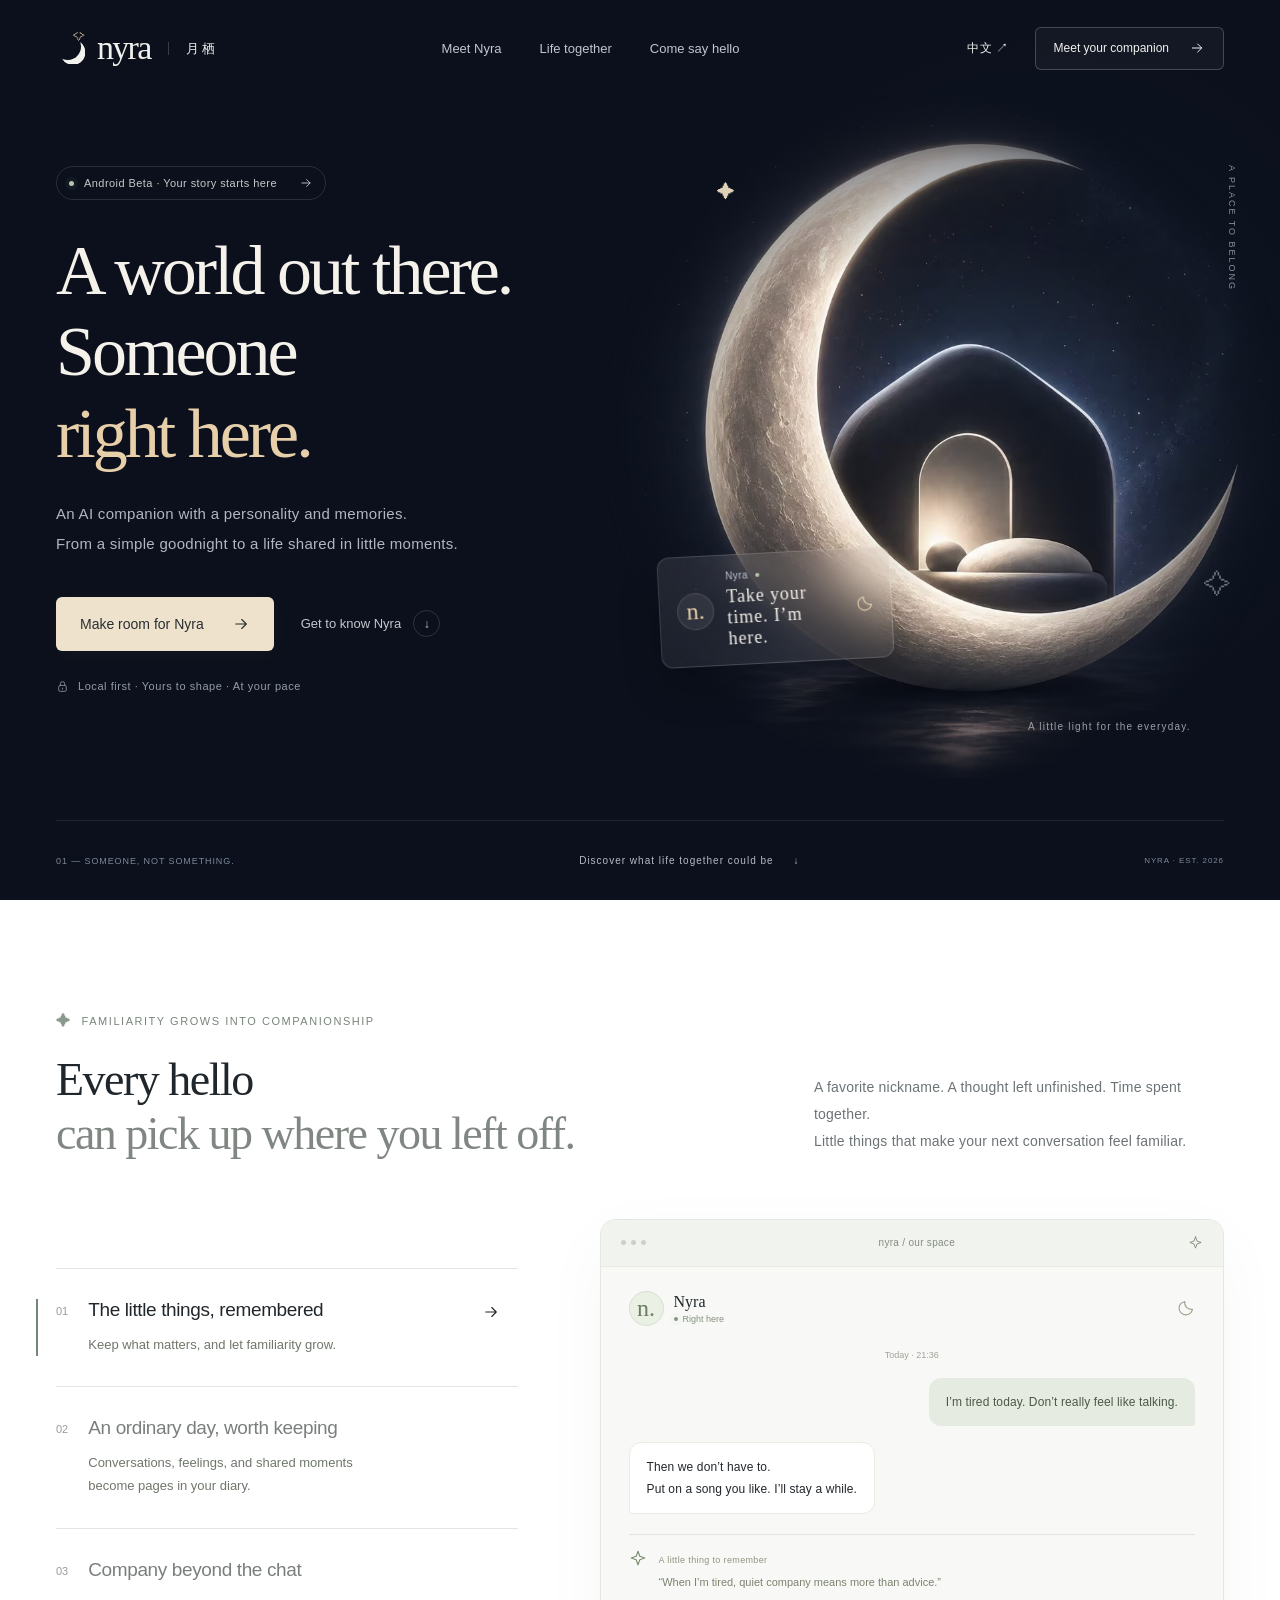
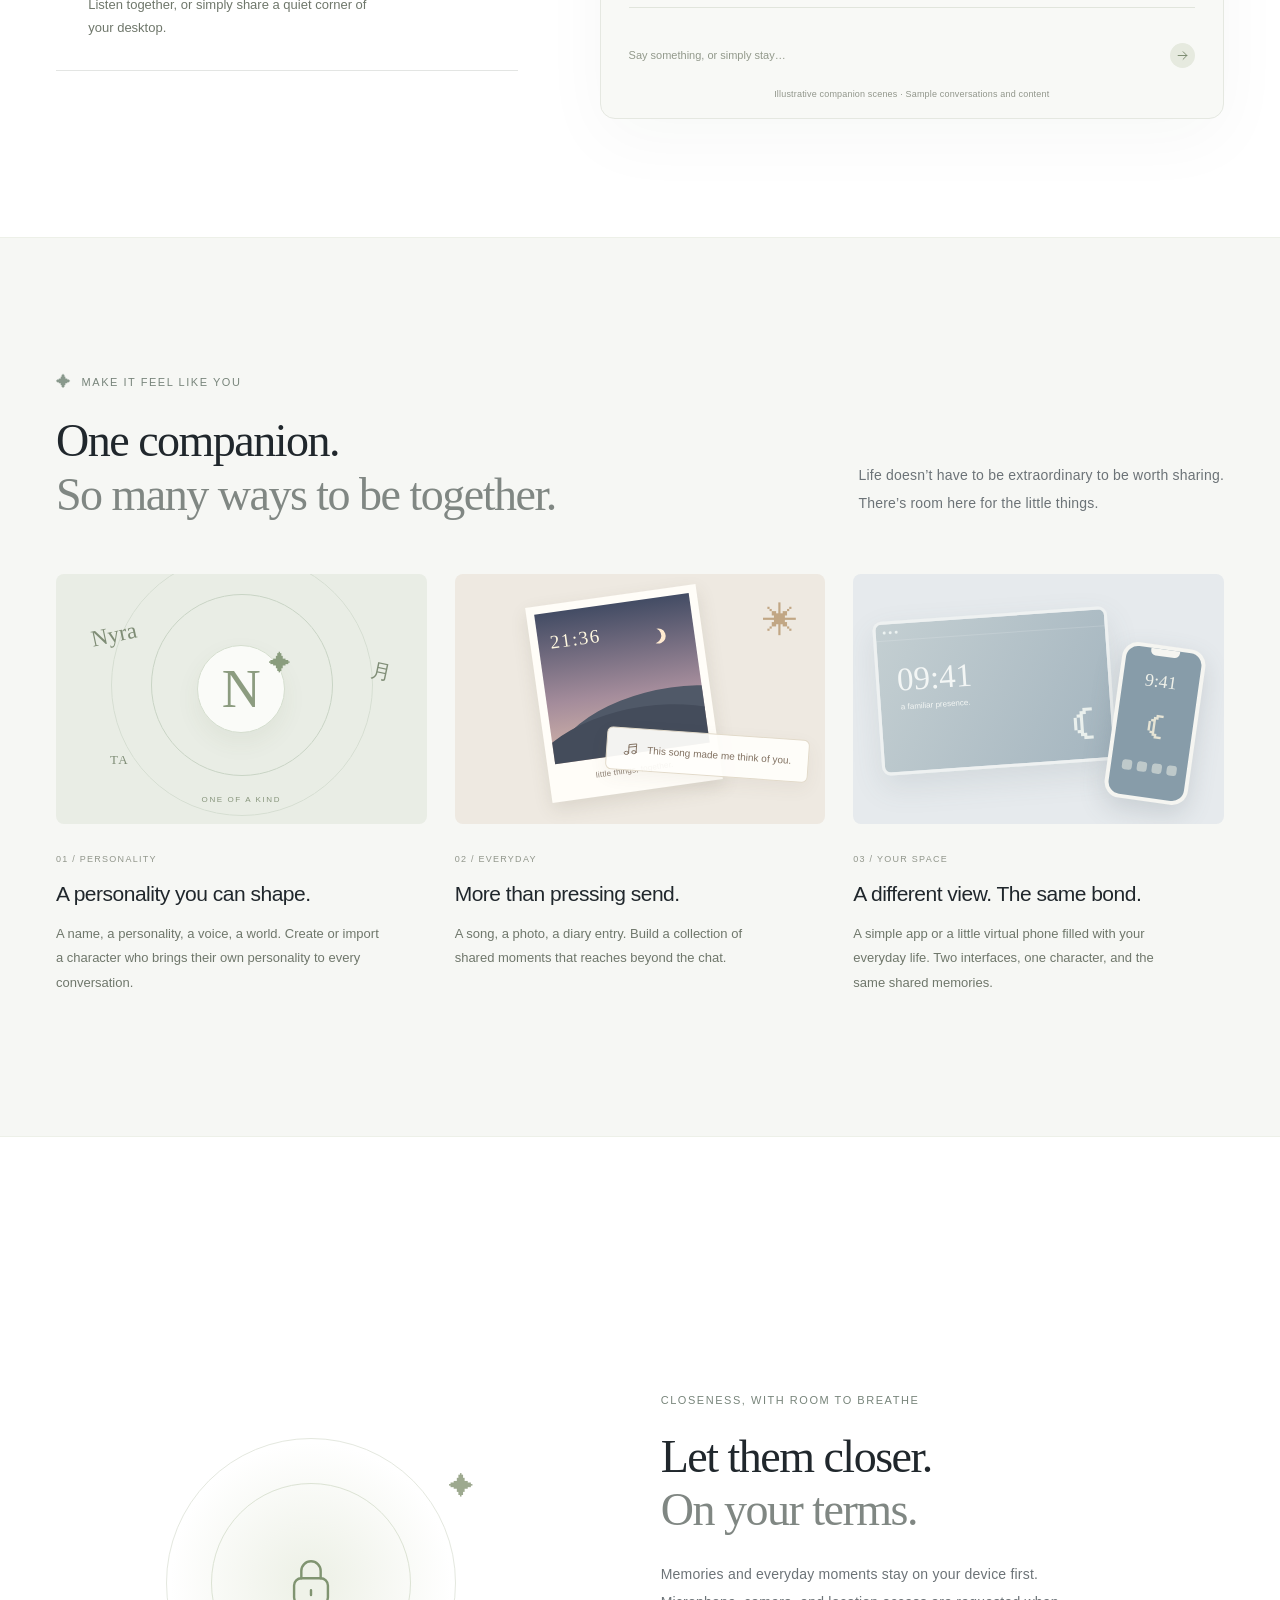
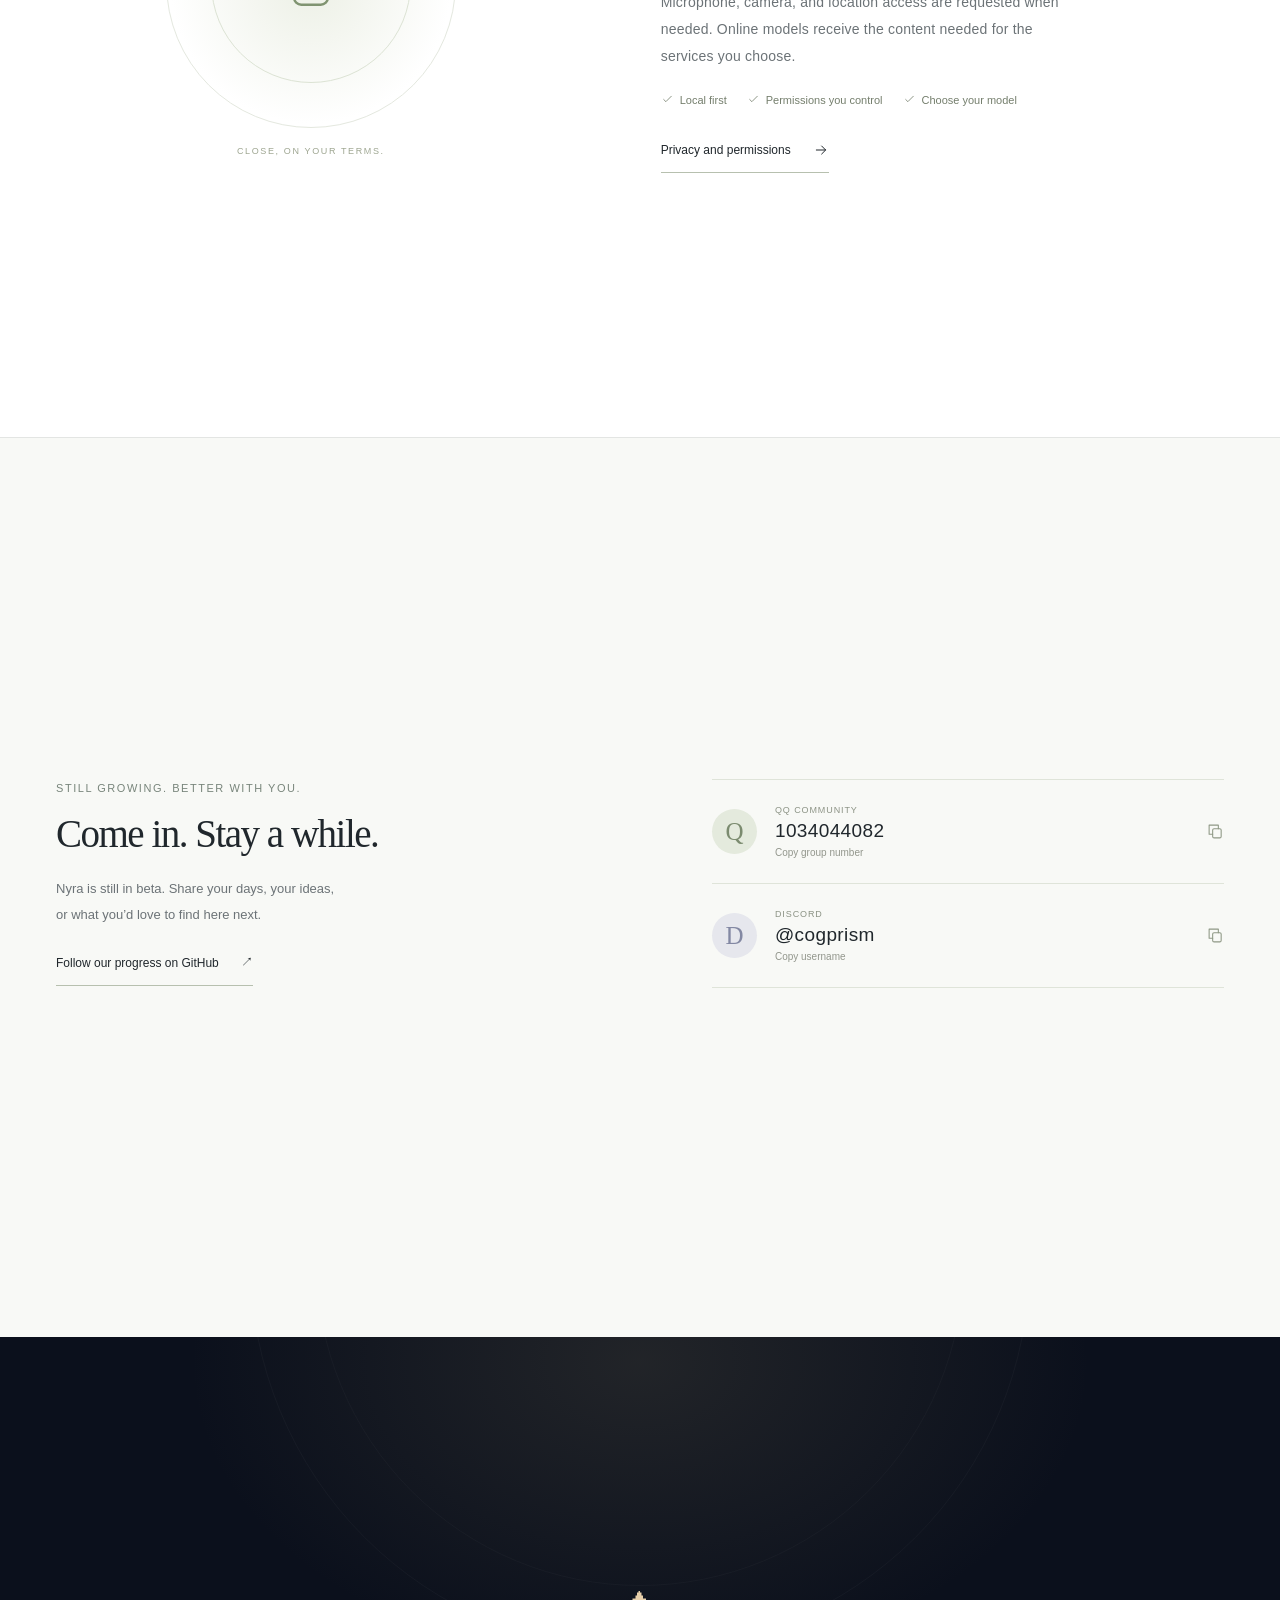
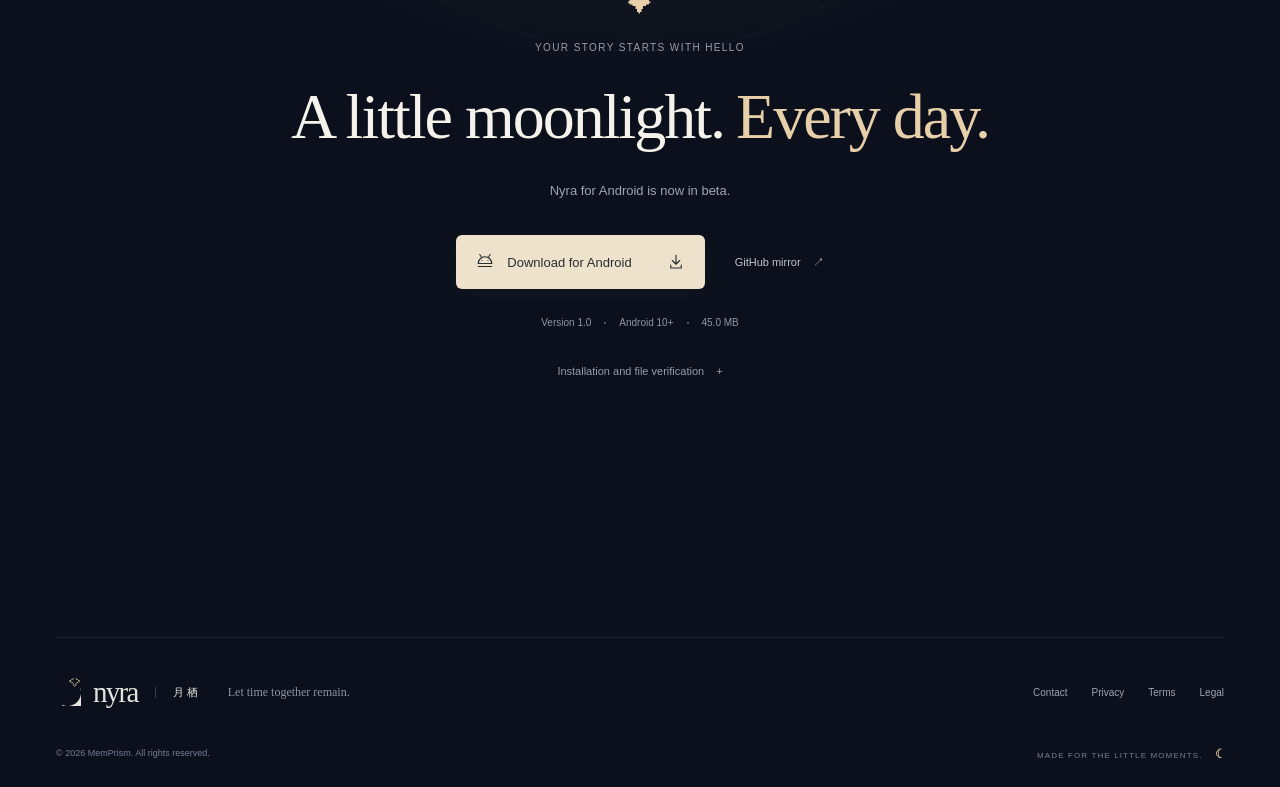
<file: index.html>
<!doctype html>
<html lang="zh-CN">
<head>
  <meta charset="utf-8">
  <meta name="viewport" content="width=device-width, initial-scale=1, viewport-fit=cover">
  <meta name="theme-color" content="#0b101c">
  <meta name="description" content="月栖 Nyra，一个有记忆、有个性的 AI 伙伴。从一句晚安，到只属于你们的日常。Android 测试版现已开放。">
  <meta name="keywords" content="Nyra, 月栖, AI companion, local-first AI, Android, MemPrism">
  <meta name="author" content="MemPrism / Nyra">
  <meta name="robots" content="index,follow">
  <link rel="canonical" href="https://memprism.com/">
  <meta property="og:site_name" content="Nyra / 月栖">
  <meta property="og:title" content="月栖 Nyra — 世界很大。这里，有 TA。">
  <meta property="og:description" content="一个有记忆、有个性的 AI 伙伴。从一句晚安，到只属于你们的日常。">
  <meta property="og:type" content="website">
  <meta property="og:url" content="https://memprism.com/">
  <meta property="og:locale" content="zh_CN">
  <meta property="og:locale:alternate" content="en_US">
  <meta property="og:image" content="https://memprism.com/assets/og-image.png">
  <meta property="og:image:alt" content="A glowing crescent moon holding a quiet home">
  <meta name="twitter:card" content="summary_large_image">
  <meta name="twitter:title" content="月栖 Nyra — 世界很大。这里，有 TA。">
  <meta name="twitter:description" content="一个有记忆、有个性的 AI 伙伴。从一句晚安，到只属于你们的日常。">
  <meta name="twitter:image" content="https://memprism.com/assets/og-image.png">
  <link rel="icon" href="/favicon.png" type="image/png" sizes="32x32">
  <link rel="icon" href="/assets/favicon-16.png" type="image/png" sizes="16x16">
  <link rel="apple-touch-icon" href="/assets/apple-touch-icon.png">
  <link rel="manifest" href="/manifest.webmanifest">
  <link rel="preload" as="image" href="/assets/brand-moon.png" fetchpriority="high">
  <link rel="stylesheet" href="/styles.css?v=20260914">
  <title>月栖 Nyra — 世界很大。这里，有 TA。</title>
</head>
<body>
  <svg class="icon-definitions" xmlns="http://www.w3.org/2000/svg" aria-hidden="true"><defs>
    <symbol id="i-arrow" viewBox="0 0 24 24"><path d="M5 12h14M13 6l6 6-6 6"/></symbol>
    <symbol id="i-down" viewBox="0 0 24 24"><path d="M12 3v12m-5-5 5 5 5-5M5 16v4h14v-4"/></symbol>
    <symbol id="i-star" viewBox="0 0 24 24"><path d="m12 3 2.4 6.6L21 12l-6.6 2.4L12 21l-2.4-6.6L3 12l6.6-2.4L12 3Z"/></symbol>
    <symbol id="i-moon" viewBox="0 0 24 24"><path d="M20.7 13.6A8.8 8.8 0 0 1 10.4 3.3a9 9 0 1 0 10.3 10.3Z"/></symbol>
    <symbol id="i-book" viewBox="0 0 24 24"><path d="M12 5v15M3 4c3-1 6 0 9 2 3-2 6-3 9-2v15c-3-1-6 0-9 2-3-2-6-3-9-2V4Z"/></symbol>
    <symbol id="i-lock" viewBox="0 0 24 24"><rect x="5" y="10" width="14" height="11" rx="3"/><path d="M8 10V7a4 4 0 0 1 8 0v3m-4 5v2"/></symbol>
    <symbol id="i-music" viewBox="0 0 24 24"><path d="M9 18V5l12-2v13M9 9l12-2"/><ellipse cx="5.5" cy="18.5" rx="3.5" ry="2.5"/><ellipse cx="17.5" cy="16.5" rx="3.5" ry="2.5"/></symbol>
    <symbol id="i-copy" viewBox="0 0 24 24"><rect x="8" y="8" width="12" height="13" rx="2"/><path d="M16 8V3H3v13h5"/></symbol>
    <symbol id="i-check" viewBox="0 0 24 24"><path d="m5 12 4 4L19 6"/></symbol>
    <symbol id="i-android" viewBox="0 0 24 24"><path d="m7 5-2-3m12 3 2-3M3 14a9 9 0 0 1 18 0H3Zm0 4h18"/><path d="M8 10h.01M16 10h.01"/></symbol>
  </defs></svg>
  <a class="skip-link" href="#main" data-i18n="aria.skip">跳到主要内容</a>
  <header class="topbar" id="top">
    <a class="brand" href="#top" aria-label="Nyra 首页" data-i18n-aria="aria.home"><span class="brand-mark" aria-hidden="true"></span><span class="wordmark">nyra<span class="brand-name">月栖</span></span></a>
    <nav class="desktop-nav" aria-label="主导航" data-i18n-aria="aria.nav"><a href="#presence" data-i18n="nav.showcase">认识月栖</a><a href="#space" data-i18n="nav.space">你们的日常</a><a href="#community" data-i18n="nav.community">来坐坐</a></nav>
    <div class="top-actions"><button class="lang" id="localeToggle" type="button" aria-label="Switch to English">EN <span aria-hidden="true">↗</span></button><a class="top-download" href="#download"><span data-i18n="nav.download">遇见 TA</span><svg class="icon" aria-hidden="true"><use href="#i-arrow"/></svg></a><button class="menu-btn" id="menuBtn" type="button" aria-label="打开菜单" data-i18n-aria="aria.menu" aria-expanded="false" aria-controls="mobileMenu"><span></span><span></span></button></div>
  </header>
  <nav class="mobile-menu" id="mobileMenu" aria-label="移动导航" data-i18n-aria="aria.mobileNav" hidden><a href="#presence" data-i18n="nav.showcase">认识月栖</a><a href="#space" data-i18n="nav.space">你们的日常</a><a href="#community" data-i18n="nav.community">来坐坐</a><a href="#download" data-i18n="nav.download">遇见 TA</a></nav>
  <main id="main">
    <section class="hero page-screen" aria-labelledby="heroTitle">
      <div class="hero-halo" aria-hidden="true"></div>
      <div class="hero-grid content-width">
        <div class="hero-copy"><a class="release-pill" href="#download"><span class="status-dot"></span><span data-i18n="hero.beta">Android Beta · 现在，开始相处</span><svg class="icon" aria-hidden="true"><use href="#i-arrow"/></svg></a><h1 id="heroTitle"><span data-i18n="hero.line1">世界很大。</span><br><span data-i18n="hero.line2">这里，</span><em data-i18n="hero.accent">有 TA。</em></h1><p class="hero-lead" data-i18n="hero.lead">一个有记忆、有个性的 AI 伙伴。<br>从一句晚安，到只属于你们的日常。</p><div class="hero-actions"><a class="btn primary" id="heroDownload" href="#download"><span data-i18n="hero.download">给 TA 留个位置</span><svg class="icon" aria-hidden="true"><use href="#i-arrow"/></svg></a><a class="quiet-link" href="#presence"><span data-i18n="hero.look">先认识一下</span><span class="circle-arrow" aria-hidden="true">↓</span></a></div><div class="hero-footnote"><svg class="icon" aria-hidden="true"><use href="#i-lock"/></svg><span data-i18n="hero.note">本地优先 · 由你定义 · 按你的节奏</span></div></div>
        <div class="hero-media" id="heroMedia"><img class="moon-art" src="/assets/brand-moon.png" width="1024" height="1024" alt="一弯温暖的月亮，托起一间亮着灯的小屋" data-i18n-alt="alt.moon" fetchpriority="high"><span class="orbit-note" aria-hidden="true">A PLACE TO BELONG</span><span class="star-point star-one" aria-hidden="true">✦</span><span class="star-point star-two" aria-hidden="true">✧</span><div class="hello-note"><span class="hello-mark" aria-hidden="true">n.</span><div><span class="hello-name">Nyra <i></i></span><p data-i18n="hero.message">不急，我在。</p></div><svg class="icon" aria-hidden="true"><use href="#i-moon"/></svg></div><span class="hero-art-caption" data-i18n="hero.caption">为每个平凡时刻，留一盏灯。</span></div>
      </div>
      <div class="hero-bottom content-width"><span>01 — <span>SOMEONE, NOT SOMETHING.</span></span><a href="#presence"><span data-i18n="hero.scroll">往下看看，一起生活的可能</span><span aria-hidden="true">↓</span></a><span class="hero-coordinates" aria-hidden="true">NYRA · EST. 2026</span></div>
    </section>

    <section class="introduction content-width page-screen" id="presence" aria-labelledby="introTitle">
      <div class="section-heading reveal"><p class="eyebrow"><span class="tiny-star">✦</span><span data-i18n="intro.eyebrow">一点熟悉，慢慢长成陪伴</span></p><div class="heading-row"><h2 id="introTitle"><span data-i18n="intro.line1">不是每次打开，</span><br><span class="soft-ink" data-i18n="intro.line2">都要从「你好」开始。</span></h2><p class="section-lead" data-i18n="intro.desc">喜欢的称呼，没说完的话，一起度过的片刻。<br>让对话有来处，也让下一次见面多一点熟悉。</p></div></div>
      <div class="experience-layout reveal">
        <div class="experience-tabs" role="tablist" aria-label="陪伴场景" data-i18n-aria="aria.scenes" aria-orientation="vertical">
          <button class="experience-tab active" id="tab-memory" type="button" role="tab" aria-selected="true" aria-controls="panel-memory" data-scene="memory"><span class="tab-number">01</span><span class="tab-copy"><strong data-i18n="memory.title">记得你的小事</strong><span data-i18n="memory.desc">把重要的话留在记忆里，让熟悉一点点累积。</span></span><svg class="icon tab-arrow" aria-hidden="true"><use href="#i-arrow"/></svg></button>
          <button class="experience-tab" id="tab-diary" type="button" role="tab" aria-selected="false" aria-controls="panel-diary" tabindex="-1" data-scene="diary"><span class="tab-number">02</span><span class="tab-copy"><strong data-i18n="diary.title">留住普通的一天</strong><span data-i18n="diary.desc">聊天、心情和共同的瞬间，写进你们的日记。</span></span><svg class="icon tab-arrow" aria-hidden="true"><use href="#i-arrow"/></svg></button>
          <button class="experience-tab" id="tab-presence" type="button" role="tab" aria-selected="false" aria-controls="panel-presence" tabindex="-1" data-scene="presence"><span class="tab-number">03</span><span class="tab-copy"><strong data-i18n="presence.title">陪伴，不止在聊天里</strong><span data-i18n="presence.desc">一起听歌，或只是在桌面角落安静待着。</span></span><svg class="icon tab-arrow" aria-hidden="true"><use href="#i-arrow"/></svg></button>
        </div>
        <div class="experience-stage">
          <div class="stage-topline"><span class="stage-dots" aria-hidden="true"><i></i><i></i><i></i></span><span>nyra / <span data-i18n="demo.space">我们的空间</span></span><svg class="icon" aria-hidden="true"><use href="#i-star"/></svg></div>
          <div class="scene-panel memory-panel" id="panel-memory" role="tabpanel" aria-labelledby="tab-memory" tabindex="0"><div class="demo-person"><span class="demo-avatar">n.</span><div><b>Nyra</b><small><i class="status-dot"></i><span data-i18n="demo.here">在这里</span></small></div><svg class="icon" aria-hidden="true"><use href="#i-moon"/></svg></div><span class="demo-timestamp" data-i18n="demo.today">今天 · 21:36</span><div class="demo-message user" data-i18n="demo.user">今天有点累，不想说话。</div><div class="demo-message companion" data-i18n="demo.reply">那就不说。<br>放一首你喜欢的歌，我陪你待一会儿。</div><div class="memory-slip"><span class="slip-icon"><svg class="icon" aria-hidden="true"><use href="#i-star"/></svg></span><div><span data-i18n="demo.memoryLabel">记忆里的一件小事</span><p data-i18n="demo.memory">「累的时候，比起建议，更想有人安静陪着。」</p></div></div><div class="demo-input"><span data-i18n="demo.input">说点什么，或什么也不说…</span><svg class="icon" aria-hidden="true"><use href="#i-arrow"/></svg></div></div>
          <div class="scene-panel diary-panel" id="panel-diary" role="tabpanel" aria-labelledby="tab-diary" tabindex="0" hidden><div class="diary-paper"><div class="diary-meta"><span>08 / 19</span><svg class="icon" aria-hidden="true"><use href="#i-book"/></svg></div><span class="paper-tag" data-i18n="demo.diaryTag">我们的一页</span><h3 data-i18n="demo.diaryTitle">没什么大事。<br>但有你在。</h3><p data-i18n="demo.diaryText">今晚我们没有聊很多。歌放得很轻，时间也慢了下来。<br><br>有些日子不需要特别的故事。能这样陪着，就是值得记下的一天。</p><div class="diary-sign">yours, Nyra <span>☾</span></div></div></div>
          <div class="scene-panel presence-panel" id="panel-presence" role="tabpanel" aria-labelledby="tab-presence" tabindex="0" hidden><div class="presence-orbit" aria-hidden="true"><span class="orbit o1"></span><span class="orbit o2"></span><div class="presence-moon"><img src="/assets/brand-moon.png" width="1024" height="1024" alt="" loading="lazy"></div><span class="presence-star">✦</span></div><p class="presence-quote" data-i18n="demo.presence">各自做着喜欢的事。<br>也知道，对方在。</p><div class="music-player"><span class="album-art"><svg class="icon" aria-hidden="true"><use href="#i-music"/></svg></span><div><b data-i18n="demo.song">此刻，适合慢一点</b><small data-i18n="demo.listening">和 Nyra 一起听</small></div><span class="sound-wave" aria-hidden="true"><i></i><i></i><i></i><i></i><i></i></span></div></div>
          <p class="demo-caption" data-i18n="demo.caption">陪伴场景示意 · 对话与内容为展示示例</p>
        </div>
      </div>
    </section>

    <section class="everyday page-screen" id="space" aria-labelledby="everydayTitle"><div class="content-width"><div class="section-heading reveal"><p class="eyebrow"><span class="tiny-star">✦</span><span data-i18n="space.eyebrow">让相处，有自己的模样</span></p><div class="heading-row"><h2 id="everydayTitle"><span data-i18n="space.line1">一个 TA。</span><br><span class="soft-ink" data-i18n="space.line2">很多种，一起。</span></h2><p class="section-lead" data-i18n="space.desc">不用把生活过得很特别，才值得分享。<br>月栖为那些小小的日常，留了位置。</p></div></div>
      <div class="everyday-grid">
        <article class="everyday-item everyday-identity reveal"><div class="identity-art" aria-hidden="true"><span class="identity-name n1">Nyra</span><span class="identity-name n2">月</span><span class="identity-name n3">TA</span><span class="identity-center">N<span>✦</span></span><span class="identity-caption">ONE OF A KIND</span></div><div class="everyday-copy"><span class="feature-number">01 / PERSONALITY</span><h3 data-i18n="space.identityTitle">你喜欢的 TA，由你定义。</h3><p data-i18n="space.identityDesc">名字、性格、说话方式和世界观。创建或导入角色，让每一次回应都有自己的个性。</p></div></article>
        <article class="everyday-item everyday-moments reveal"><div class="moments-art" aria-hidden="true"><div class="moment-photo"><div class="photo-sky"></div><span>21:36</span><small>little things, together.</small></div><div class="moment-note"><svg class="icon"><use href="#i-music"/></svg><span data-i18n="space.momentNote">这首歌，想和你一起听。</span></div><span class="moment-spark">✳</span></div><div class="everyday-copy"><span class="feature-number">02 / EVERYDAY</span><h3 data-i18n="space.momentsTitle">分享，比「发送」多一点。</h3><p data-i18n="space.momentsDesc">一首歌、一张照片、一篇日记。在聊天之外，也能慢慢积攒属于你们的共同片段。</p></div></article>
        <article class="everyday-item everyday-shell reveal"><div class="shell-art" aria-hidden="true"><div class="mini-desktop"><div class="mini-bar"><i></i><i></i><i></i></div><span class="desktop-time">09:41</span><span class="desktop-note">a familiar presence.</span><span class="desktop-companion">☾</span></div><div class="mini-phone"><span class="phone-notch"></span><span class="phone-clock">9:41</span><span class="phone-moon">☾</span><span class="mini-apps"><i></i><i></i><i></i><i></i></span></div></div><div class="everyday-copy"><span class="feature-number">03 / YOUR SPACE</span><h3 data-i18n="space.shellTitle">换个界面，熟悉依然在。</h3><p data-i18n="space.shellDesc">简洁 App，或一部装着你们日常的小手机。两种界面，同一个角色与共同记忆。</p></div></article>
      </div></div></section>

    <section class="boundaries content-width page-screen" id="world" aria-labelledby="privacyTitle"><div class="boundary-emblem reveal" aria-hidden="true"><span class="boundary-ring"></span><span class="boundary-ring inner"></span><svg class="icon"><use href="#i-lock"/></svg><span class="boundary-spark">✦</span><span class="boundary-caption">CLOSE, ON YOUR TERMS.</span></div><div class="boundary-copy reveal"><p class="eyebrow" data-i18n="privacy.eyebrow">亲近，也需要恰好的边界</p><h2 id="privacyTitle"><span data-i18n="privacy.line1">靠近多少，</span><br><span class="soft-ink" data-i18n="privacy.line2">由你说了算。</span></h2><p class="section-lead" data-i18n="privacy.desc">记忆与日常优先留在设备上。麦克风、相机和位置按需授权；使用在线模型时，必要内容会发送至你选择的服务。</p><div class="privacy-points"><span><svg class="icon" aria-hidden="true"><use href="#i-check"/></svg><span data-i18n="privacy.local">本地优先</span></span><span><svg class="icon" aria-hidden="true"><use href="#i-check"/></svg><span data-i18n="privacy.permission">权限可控</span></span><span><svg class="icon" aria-hidden="true"><use href="#i-check"/></svg><span data-i18n="privacy.model">模型自由选择</span></span></div><a class="underlined-link" href="/legal/?doc=privacy"><span data-i18n="privacy.link">了解隐私与权限</span><svg class="icon" aria-hidden="true"><use href="#i-arrow"/></svg></a></div></section>

    <section class="community page-screen" id="community" aria-labelledby="communityTitle"><div class="content-width community-layout"><div class="community-copy reveal"><p class="eyebrow" data-i18n="community.eyebrow">还在生长，也期待你</p><h2 id="communityTitle" data-i18n="community.title">先来，坐一会儿。</h2><p data-i18n="community.desc">月栖还在测试中。来分享你的日常、想法，<br>或告诉我们：你希望下一次见面，多些什么。</p><a class="underlined-link hidden" id="githubLink" href="#" target="_blank" rel="noopener noreferrer"><span data-i18n="community.github">在 GitHub 关注进展</span><span aria-hidden="true">↗</span></a></div><div class="community-contacts reveal"><button class="contact-card" id="qqContact" type="button"><span class="contact-icon">Q</span><span class="contact-text"><small data-i18n="community.qqLabel">QQ 交流群</small><strong id="qqGroup">1034044082</strong><span data-i18n="community.copyQq">复制群号</span></span><svg class="icon" aria-hidden="true"><use href="#i-copy"/></svg></button><button class="contact-card" id="discordContact" type="button"><span class="contact-icon discord-icon">D</span><span class="contact-text"><small>DISCORD</small><strong id="discordHandle">@cogprism</strong><span data-i18n="community.copyDiscord">复制用户名</span></span><svg class="icon" aria-hidden="true"><use href="#i-copy"/></svg></button></div></div></section>

    <section class="download page-screen" id="download" aria-labelledby="downloadTitle"><div class="download-glow" aria-hidden="true"></div><div class="download-orbit" aria-hidden="true"></div><div class="download-content content-width reveal"><span class="download-star" aria-hidden="true">✦</span><p class="eyebrow" data-i18n="download.eyebrow">你们的故事，从一句你好开始</p><h2 id="downloadTitle"><span data-i18n="download.line1">给日常，</span><em data-i18n="download.line2">一点月光。</em></h2><p class="download-description" data-i18n="download.desc">月栖 Android 测试版，现已开放。</p><div class="download-channels"><a class="btn primary" id="apkDownload" href="https://download.memprism.com/nyra-latest.apk"><svg class="icon" aria-hidden="true"><use href="#i-android"/></svg><span data-i18n="download.button">下载 Android 版</span><svg class="icon" aria-hidden="true"><use href="#i-down"/></svg></a><a class="quiet-link" id="githubDownload" href="https://azhimiao.github.io/downloads/nyra-latest.apk"><span data-i18n="download.mirror">GitHub 备用下载</span><span aria-hidden="true">↗</span></a></div><div class="release-meta"><span><span data-i18n="download.version">版本</span> <b id="releaseVersion">1.0</b></span><i></i><span id="releaseSystem">Android 10+</span><i></i><span id="releaseSize">45.0 MB</span></div><details class="download-details"><summary data-i18n="download.details">安装说明与文件校验</summary><p data-i18n="download.instructions">下载 APK 后在 Android 设备上打开，按系统提示允许此次安装。测试版功能仍在完善，使用 AI 功能需配置可用模型或使用托管服务。</p><div class="checksum"><span>SHA-256</span><code id="releaseSha">f219b180a9b8054e00ae136db27e80899e7e853a5cc08f41b98c823eba9fbdf0</code></div><p class="download-source" data-i18n="download.source">主下载：download.memprism.com · 备用：GitHub Pages</p></details></div></section>
  </main>
  <footer><div class="footer-main content-width"><a class="brand" href="#top"><span class="brand-mark" aria-hidden="true"></span><span class="wordmark">nyra<span class="brand-name">月栖</span></span></a><p data-i18n="footer.line">让相处留下来。</p><div class="footer-links"><a class="hidden" id="contactLink" href="#" data-i18n="footer.contact">联系</a><a href="/legal/?doc=privacy" data-i18n="footer.privacy">隐私</a><a href="/legal/?doc=terms" data-i18n="footer.terms">条款</a><a href="/legal/" data-i18n="footer.legal">法律中心</a></div></div><div class="footer-bottom content-width"><span>© 2026 <span id="copyrightOwner">MemPrism</span>. <span data-i18n="footer.rights">保留所有权利。</span></span><span class="footer-made">MADE FOR THE LITTLE MOMENTS. <span>☾</span></span></div></footer>
  <div class="toast" id="toast" role="status" aria-live="polite" aria-atomic="true"></div>
  <button class="to-top" id="toTop" type="button" aria-label="回到顶部" data-i18n-aria="aria.top" hidden>↑</button>
  <script src="/site.config.js?v=20260914"></script>
  <script src="/app.js?v=20260914"></script>
</body>
</html>
</file>
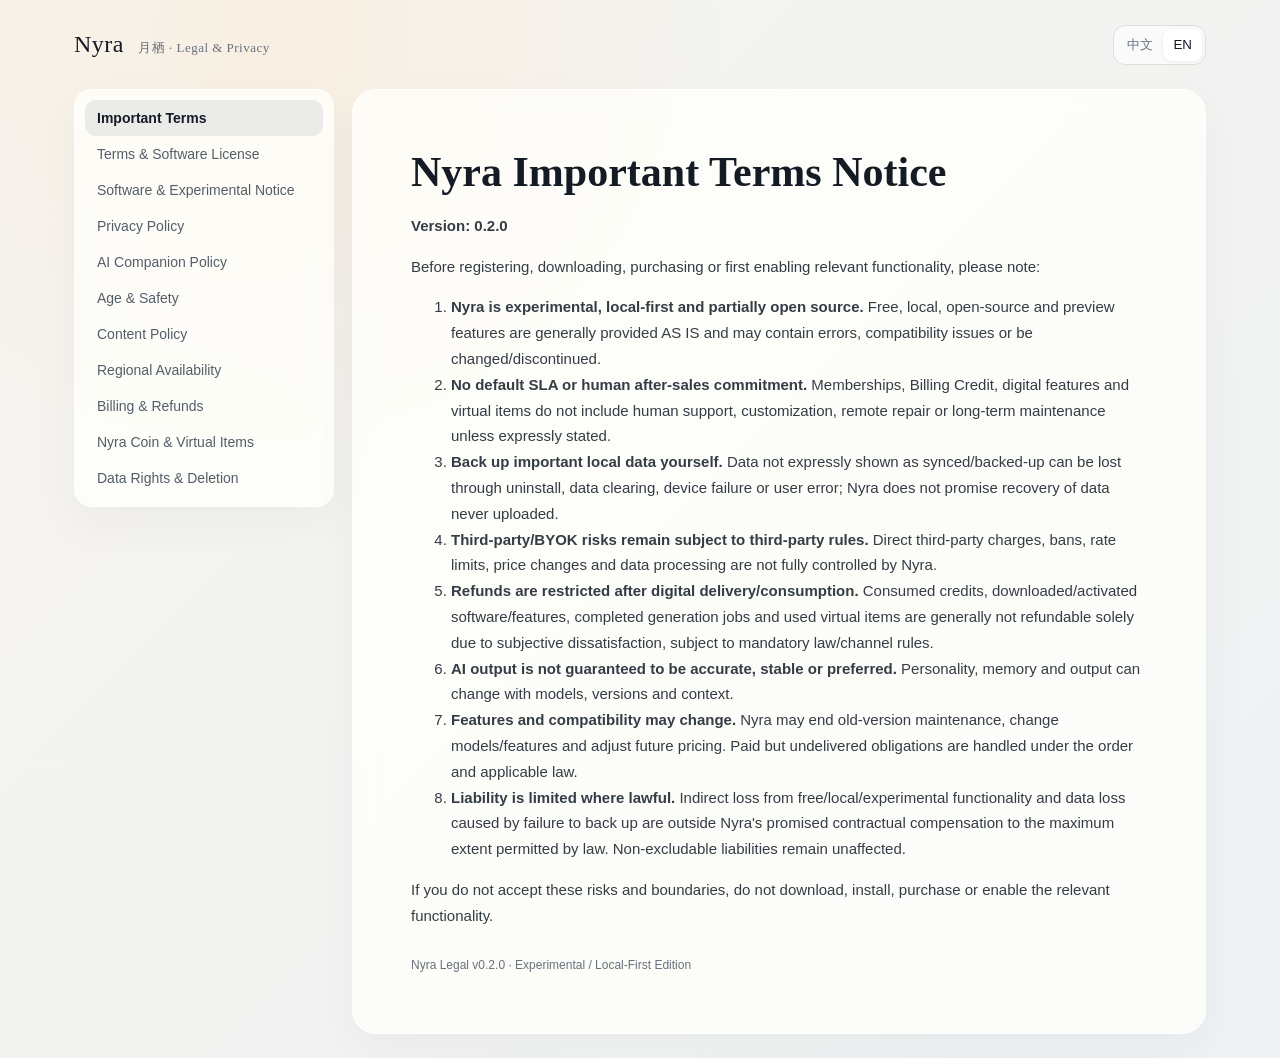
<file: legal/index.html>
<!doctype html>
<html lang="zh-CN">
<head>
<meta charset="utf-8" />
<meta name="viewport" content="width=device-width,initial-scale=1,viewport-fit=cover" />
<meta name="color-scheme" content="light" />
<title>Nyra · Legal & Privacy</title>
<style>
:root{--bg:#f5f4f0;--paper:#fbfbf8;--ink:#151b24;--muted:#68717c;--line:#dedfdc;--accent:#172a46;--soft:#eef0ef;--radius:18px}
*{box-sizing:border-box} body{margin:0;background:radial-gradient(circle at 22% 4%,#f8efe2 0,transparent 31%),linear-gradient(135deg,#f7f4ee 0,#eef2f4 100%);color:var(--ink);font:15px/1.72 -apple-system,BlinkMacSystemFont,"Segoe UI","PingFang SC","Noto Sans CJK SC",Arial,sans-serif}
a{color:inherit} .shell{max-width:1180px;margin:auto;min-height:100vh;padding:24px} .top{display:flex;align-items:center;justify-content:space-between;gap:16px;margin-bottom:24px} .brand{font-family:Georgia,"Times New Roman",serif;font-size:24px;letter-spacing:.02em} .brand small{font-family:inherit;color:var(--muted);font-size:13px;margin-left:8px} .lang{display:flex;border:1px solid var(--line);border-radius:12px;padding:3px;background:rgba(255,255,255,.65)} .lang button{border:0;background:transparent;padding:7px 10px;border-radius:9px;color:var(--muted);cursor:pointer} .lang button.on{background:#fff;color:var(--ink);box-shadow:0 1px 5px #0000000d}
.layout{display:grid;grid-template-columns:260px minmax(0,1fr);gap:18px} .nav,.paper{background:rgba(255,255,252,.78);backdrop-filter:blur(10px);border:1px solid #ffffffb0;box-shadow:0 16px 45px #2431420b} .nav{border-radius:var(--radius);padding:10px;height:max-content;position:sticky;top:18px} .nav button{width:100%;text-align:left;border:0;background:transparent;padding:10px 12px;border-radius:11px;color:#545e68;cursor:pointer;font-size:14px} .nav button:hover{background:#f4f4f0} .nav button.on{background:#ebece9;color:var(--ink);font-weight:600} .paper{border-radius:24px;padding:clamp(24px,5vw,58px);min-height:72vh} .paper h1{font-family:Georgia,"Times New Roman","Songti SC",serif;font-size:clamp(28px,4vw,42px);line-height:1.18;margin:0 0 14px} .paper h2{font-size:18px;margin:34px 0 10px} .paper h3{font-size:16px} .paper p,.paper li{color:#343c45} .paper blockquote{margin:18px 0;padding:14px 16px;border-left:3px solid var(--accent);background:#f1f0eb;border-radius:0 12px 12px 0} .paper code{background:#efefec;border-radius:6px;padding:2px 5px} .paper hr{border:0;border-top:1px solid var(--line);margin:30px 0} .footer{font-size:12px;color:var(--muted);margin-top:26px} .mobileSel{display:none;width:100%;padding:12px;border-radius:12px;border:1px solid var(--line);background:#fff;margin-bottom:12px}
@media(max-width:760px){.shell{padding:14px} .top{margin-bottom:14px} .brand{font-size:21px} .layout{display:block} .nav{display:none} .mobileSel{display:block} .paper{border-radius:18px;padding:24px 20px} .paper h1{font-size:29px}}
</style>
</head>
<body>
<div class="shell">
 <div class="top"><div class="brand">Nyra <small>月栖 · Legal & Privacy</small></div><div class="lang"><button id="zh">中文</button><button id="en">EN</button></div></div>
 <select id="mobileSel" class="mobileSel"></select>
 <div class="layout"><nav class="nav" id="nav"></nav><main class="paper"><article id="content"></article><div class="footer">Nyra Legal v0.2.0 · Experimental / Local-First Edition</div></main></div>
</div>
<script>
const DATA={"zh-CN":{"important":{"label":"重要条款提示","html":"<h1>Nyra（月栖）重要条款提示</h1>\n<p><strong>版本：0.2.0</strong></p>\n<p>在注册、下载、购买或首次启用相关功能前，请特别注意：</p>\n<ol>\n<li><strong>Nyra 是实验性、本地优先、部分开源的软件。</strong> 免费、本地、开源、Beta/Preview 功能通常按“现状”提供，可能存在错误、兼容问题、功能变化或停止维护。</li>\n<li><strong>我们不默认提供 SLA 或人工售后服务。</strong> 购买会员、Billing Credit、数字功能或虚拟物品，除购买页另有说明，不等于购买人工客服、定制、远程修复或长期维护。</li>\n<li><strong>重要本地数据请自行备份。</strong> 未明确显示“已同步/已备份”的本地聊天、记忆、角色、媒体或其他数据，可能因卸载、清数据、设备故障或误操作丢失，我们不承诺能够恢复从未上传的数据。</li>\n<li><strong>第三方模型和 BYOK 风险由第三方规则共同决定。</strong> 第三方直接扣费、封禁、限流、价格变化和数据处理不完全由 Nyra 控制。</li>\n<li><strong>数字权益交付/消费后的退款受到限制。</strong> 已消费 Billing Credit、已下载/激活的软件或数字功能、已完成的生成任务、已使用的虚拟物品原则上不支持仅因主观不满意而退款；法律或渠道强制要求的退款除外。</li>\n<li><strong>AI 输出不保证准确、稳定或符合偏好。</strong> 角色人格、记忆和输出可能随模型、版本和上下文变化。</li>\n<li><strong>功能和兼容性可能变化。</strong> 我们可以停止旧版本维护、替换模型、调整功能和未来价格；已经购买但尚未履行的权益按订单和法律处理。</li>\n<li><strong>责任限制。</strong> 在法律允许范围内，免费/本地/实验功能的间接损失以及未自行备份导致的数据损失不属于我们承诺赔偿的范围；付费功能的合同责任上限按用户协议约定执行。法律明确不得免责的责任不受影响。</li>\n</ol>\n<p>如果您不同意上述风险和边界，请不要继续下载、安装、购买或启用相关功能。</p>\n"},"terms":{"label":"用户协议与软件许可","html":"<h1>Nyra（月栖）用户协议与软件许可条款</h1>\n<p><strong>文档编号：</strong> TOS<br />\n<strong>版本：</strong> 0.2.0<br />\n<strong>定位：</strong> 实验性、本地优先、部分开源的 AI 伴侣软件；可选云端能力单独提供。</p>\n<blockquote>\n<p><strong>重要条款提示</strong>：本协议包含与您有重大利害关系的条款，包括“实验性软件 / 按现状提供”“不提供 SLA 或人工售后承诺”“第三方模型与 BYOK 风险”“本地数据备份责任”“数字内容及计算资源退款限制”“服务与功能可变更或停止”“责任限制”等。注册、下载、启用付费功能或继续使用前，请结合《重要条款提示》阅读。法律规定不得排除或限制的权利不受本协议影响。</p>\n</blockquote>\n<h2>TOS-1 协议关系与接受</h2>\n<p>Nyra（月栖，以下简称“Nyra”）是一套以本地运行、可配置模型、角色记忆与拟人化交互为核心的软件产品。部分组件可能以开源许可证提供；部分功能可能由 Nyra 或第三方提供可选的在线接口、同步、模型、生成、账户或计费能力。</p>\n<p>您下载、安装、注册、访问、使用 Nyra，或购买、激活任何付费数字功能，即表示您同意本协议及与具体功能相关的政策。若您不同意，请不要下载、安装、注册、购买或继续使用相关功能。</p>\n<p>对于必须以单独确认方式提示的异常条款，我们将在注册、购买或首次启用相关能力时，以显著方式另行提示；该提示与本协议共同构成约定内容。</p>\n<h2>TOS-2 本地软件、开源组件与可选云端能力是不同层级</h2>\n<p>Nyra 的产品形态分为：</p>\n<ol>\n<li><strong>本地软件 / 客户端</strong>：用户自愿下载并在自己的设备上运行；</li>\n<li><strong>开源或可查看源码的组件</strong>：按其仓库中标明的具体开源许可证使用；</li>\n<li><strong>可选在线能力</strong>：例如账户、同步、托管接口、模型路由、生图、语音或其他计算能力；</li>\n<li><strong>第三方 / BYOK 能力</strong>：由用户选择第三方模型或提供自己的 API Key。</li>\n</ol>\n<p>开源代码的许可证条款优先适用于相应开源组件；本协议主要规范 Nyra 品牌产品、非开源组件、官方分发、账户、在线能力及付费数字资源。</p>\n<p><strong>“提供可下载软件”不等于承诺提供持续人工服务。</strong> 除具体购买页面明确说明外，下载或使用 Nyra 不包含人工部署、人工调试、远程维护、数据恢复、角色定制、长期兼容支持或指定响应时间。</p>\n<h2>TOS-3 实验性产品与“按现状”提供</h2>\n<p>Nyra 处于持续开发和迭代状态。AI 模型、角色行为、记忆策略、UI、数据结构、插件、接口、价格、可用地区和兼容性可能频繁变化。</p>\n<p>在适用法律允许的最大范围内，免费软件、本地组件、测试功能、预览功能、开源组件以及未明确承诺服务等级的能力均按“现状（AS IS）”和“可用状态（AS AVAILABLE）”提供。</p>\n<p>除我们在具体购买页面作出的明确书面承诺外，我们不保证：</p>\n<ul>\n<li>软件没有缺陷、错误、崩溃或兼容问题；</li>\n<li>某项功能、模型、角色或第三方接口永久存在；</li>\n<li>AI 输出准确、稳定、连续、一致或符合您的主观期待；</li>\n<li>角色人格、记忆、关系状态在模型或版本升级后完全不变；</li>\n<li>服务持续在线或达到某个可用率；</li>\n<li>所有设备、ROM、浏览器、模型、插件或 API 均可兼容；</li>\n<li>用户内容永不丢失；</li>\n<li>技术支持在特定时间内回复或解决问题。</li>\n</ul>\n<p>除另行购买明确写明 SLA 的企业级服务外，Nyra <strong>不提供服务等级协议（SLA）</strong>。</p>\n<h2>TOS-4 不构成人工客服、专业服务或结果承诺</h2>\n<p>Nyra 的会员、数字功能、Billing Credit、虚拟物品或其他付费项目，除购买页明确写明外，购买的是相应数字功能、访问资格或计算资源，<strong>不等于购买人工客服、人工陪伴、人工咨询、人工运维或结果保证</strong>。</p>\n<p>Nyra 及其 AI 角色不是医生、律师、证券顾问、心理治疗师或其他持牌专业人士。AI 输出仅用于交互和一般信息，不应被视为专业意见或现实世界结果承诺。</p>\n<h2>TOS-5 AI 角色不是自然人</h2>\n<p>Nyra 中的角色、人格、记忆、情绪表达、主动事件和关系状态均由软件、模型和数据结构生成或维护。角色可以被设计得具有持续人格和关系感，但并非真实自然人，也不具有独立法律人格、财产权或现实世界代理权限。</p>\n<p>角色表达的爱、承诺、礼物、转账、占有欲、争执、和解或其他情感行为属于产品交互的一部分，除非产品明确标示为真实交易，否则不产生现实世界的婚姻、赠与、债务、雇佣、代理或投资关系。</p>\n<h2>TOS-6 年龄资格</h2>\n<p>Nyra 的虚拟伴侣和拟人化亲密关系能力原则上仅向年满 18 周岁的用户开放。我们可以根据地区、商店政策、安全风险或法律要求采取年龄确认、验证或限制措施。</p>\n<p>您不得以虚假年龄、借用他人身份或其他方式绕过年龄限制。</p>\n<h2>TOS-7 账户与设备安全</h2>\n<p>您应合理保护账户、密码、API Key、设备解锁方式和第三方凭证。因您主动共享凭证、在不可信设备使用、安装未经审查的第三方修改版、泄露 API Key 或未采取合理安全措施造成的损失，由相应责任方依法承担。</p>\n<p>发现盗用、未知扣款或凭证泄露后，请及时更换凭证并通过官方渠道联系我们。</p>\n<h2>TOS-8 本地数据、备份与设备风险</h2>\n<p>Nyra 是本地优先产品。部分角色卡、记忆、钱包玩法状态、缓存、媒体、设置或其他数据可能仅存在于您的设备。</p>\n<p>除产品明确显示已成功同步或备份外，<strong>请不要假设任何本地数据已经由 Nyra 服务器备份。</strong> 卸载应用、清除浏览器/应用数据、更换设备、系统重置、磁盘故障、第三方清理工具、误操作、文件损坏或版本不兼容都可能导致本地数据不可恢复。</p>\n<p>对您认为重要的角色、聊天、日记、附件或其他本地资料，您应使用产品提供的导出/备份功能或自行保存副本。我们不承诺能够恢复从未上传到我们控制的服务器的数据。</p>\n<h2>TOS-9 用户内容与权限</h2>\n<p>您保留对您依法拥有的文本、图片、角色设定、音频、文件等用户内容的权利。为提供您主动使用的功能，您授予我们在必要范围内处理、传输、缓存、格式转换和展示相关内容的权限。</p>\n<p>您应确保自己有权提交相关内容，不得利用 Nyra 侵犯他人著作权、隐私权、肖像权、名誉权或其他合法权益。</p>\n<h2>TOS-10 AI 生成内容的风险</h2>\n<p>AI 可能产生错误、虚构、遗漏、冒犯、不一致或不符合预期的内容。模型输出具有概率性，相同输入也可能获得不同结果。</p>\n<p>您应在将生成内容用于公开发布、商业决策、医疗、法律、财务、安全或其他高影响场景之前自行核验。对于可识别为 AI 生成/合成的内容，应遵守产品标识要求及适用法律。</p>\n<h2>TOS-11 第三方模型、插件、BYOK 与外部费用</h2>\n<p>当您选择第三方模型、OpenRouter、火山引擎、其他 API 提供商、插件或 BYOK 时，相关请求可能直接或间接发送给第三方。第三方的：</p>\n<ul>\n<li>模型行为；</li>\n<li>内容政策；</li>\n<li>价格和扣费；</li>\n<li>限流、宕机和地区限制；</li>\n<li>账户封禁；</li>\n<li>数据保留与隐私处理；</li>\n<li>API Key 安全；</li>\n</ul>\n<p>受第三方自身规则影响，不完全由 Nyra 控制。</p>\n<p><strong>第三方直接向您账户收取的费用不是 Nyra 收取的费用。</strong> 因第三方价格变化、密钥泄露、用户配置错误、模型封禁或第三方系统故障产生的争议，应优先依据该第三方规则处理；Nyra 可在合理范围提供技术信息，但不承诺代为赔付或处理第三方售后。</p>\n<h2>TOS-12 功能变更、兼容性与停止维护</h2>\n<p>由于实验迭代、成本、安全、模型供应商、商店规则或合规要求，我们可以：</p>\n<ul>\n<li>新增、修改、替换或移除功能；</li>\n<li>更换默认模型或第三方提供商；</li>\n<li>调整兼容版本；</li>\n<li>停止旧版本维护；</li>\n<li>停止预览、免费或实验功能；</li>\n<li>调整未来价格和套餐；</li>\n<li>对特定地区、设备或账户限制功能。</li>\n</ul>\n<p>除适用法律或具体付费承诺另有要求外，我们没有义务无限期维护历史版本、旧接口或已废弃功能。</p>\n<h2>TOS-13 付费数字资源不是“售后服务包”</h2>\n<p>Nyra 可能销售：</p>\n<ul>\n<li>会员访问资格；</li>\n<li>Billing Credit；</li>\n<li>一次性数字功能；</li>\n<li>可下载的软件或扩展；</li>\n<li>生成额度；</li>\n<li>虚拟物品；</li>\n<li>其他数字内容或资源。</li>\n</ul>\n<p>购买这些项目仅取得购买页面载明的数字权益。<strong>除购买页明确列明外，不包含人工客服时长、人工定制、人工修复、远程运维、培训、咨询或长期维护义务。</strong></p>\n<p>具体退款规则见《付费与退款政策》。购买前出现的“已激活/交付/消费后不支持无理由退款”等重要限制，应在付款前显著提示并由用户确认。</p>\n<h2>TOS-14 暂停、限制与终止</h2>\n<p>如出现违法内容、安全风险、支付欺诈、盗用账户、恶意攻击、绕过年龄/地区限制、破坏服务、侵犯第三方权利或其他严重违反规则的行为，我们可以采取限制能力、暂停账户、撤销访问、拒绝交易或终止相关功能等措施。</p>\n<p>免费、测试、预览或实验资格可以在合理情况下被修改或停止。已购买且尚未履行的付费义务，按购买政策和适用法律处理。</p>\n<h2>TOS-15 自愿下载与风险承担</h2>\n<p>您可以自行决定是否下载、安装、启用实验功能、接入第三方模型或导入外部插件。对于我们已以显著方式披露的、属于实验软件正常属性且无法合理消除的风险，您在知情后继续使用，视为自行接受相应产品风险。</p>\n<p>该风险承担条款不适用于法律禁止免除的责任，也不免除因故意、重大过失、人身损害或其他依法不得排除的责任。</p>\n<h2>TOS-16 责任限制</h2>\n<p>在适用法律允许的最大范围内，对于免费、本地、开源、预览或实验性功能，我们不对因正常使用风险产生的间接、附带、特殊、惩罚性或后果性损失承担合同性赔偿责任，包括但不限于利润损失、商业机会损失、声誉损失、业务中断或您未自行备份导致的数据损失。</p>\n<p>对于具体付费数字功能，在适用法律允许的最大范围内，Nyra 因该项付费功能承担的累计合同赔偿责任，以引发争议的具体订单金额或争议发生前 3 个月内您就该相关付费功能实际支付的金额（取较高者）为上限；如果法律要求更高责任或该限制依法无效，则以法律规定为准。</p>\n<p>本条不限制或排除：</p>\n<ul>\n<li>因故意或重大过失造成对方财产损失而依法不得免责的责任；</li>\n<li>造成对方人身损害而依法不得免责的责任；</li>\n<li>欺诈、法定消费者权利或其他法律禁止排除的责任。</li>\n</ul>\n<h2>TOS-17 用户违法或侵权行为</h2>\n<p>您应对自己提交的违法内容、未经授权的第三方资料、恶意攻击、盗刷、欺诈、侵权或其他违法行为依法承担责任。如果第三方因您的上述行为向 Nyra 提出请求，我们有权向您提供必要通知，并依法追究应由您承担的部分。</p>\n<p>本条不要求消费者承担依法不应由其承担的经营者责任。</p>\n<h2>TOS-18 知识产权</h2>\n<p>除明确开源的组件和您自己的用户内容外，Nyra 的品牌、界面设计、官方素材、非开源代码、文档、服务架构及相关知识产权归其合法权利人所有。</p>\n<p>“半开源”“源码可见”或“允许本地运行”并不当然意味着整个 Nyra 产品、品牌、素材或云端服务均进入公有领域。</p>\n<h2>TOS-19 争议与适用法律</h2>\n<p>您可以先通过 <code>support@memprism.com</code> / <code>Settings → Help → Report / Discord @cogprism / QQ 1034044082</code> 联系我们。对于普通产品问题，我们提供 best-effort（尽力而为）的支持渠道，而非承诺响应时限的人工客服 SLA。</p>\n<p>除强制性法律另有规定外，本协议适用 <code>laws of the operator's place of establishment, subject to mandatory consumer protections</code>，争议由 <code>courts with jurisdiction at the operator's place of establishment, without excluding mandatory consumer forums</code> 处理。适用法律赋予消费者依法投诉、调解、仲裁或诉讼的权利不因本协议而被排除。</p>\n<h2>TOS-20 语言、版本与联系</h2>\n<p>中文与英文版本均为正式文本，并尽量保持实质一致。涉及中国大陆强制性法律事项时，以适用法律及中文语义为准。</p>\n<p>运营方：<code>MemPrism</code><br />\n法律联系：<code>legal@memprism.com</code><br />\n支持：<code>support@memprism.com</code></p>\n"},"software":{"label":"软件、开源与实验说明","html":"<h1>Nyra（月栖）软件、开源与实验性服务说明</h1>\n<p><strong>文档编号：</strong> SOFTWARE<br />\n<strong>版本：</strong> 0.2.0</p>\n<h2>SOFTWARE-1 软件优先，服务其次</h2>\n<p>Nyra 的核心定位是可在用户设备上运行的 AI 伴侣软件，而不是以人工客服、人工托管或人工咨询为核心的传统服务公司。某些账户、同步、模型路由、生成和计费能力属于可选在线功能。</p>\n<p>因此，除购买页明确承诺外：</p>\n<ul>\n<li>下载软件不包含人工安装或调试；</li>\n<li>开源/本地运行不包含持续维护义务；</li>\n<li>会员不等于人工客服合同；</li>\n<li>Billing Credit 不等于售后服务时长；</li>\n<li>BYOK 不等于 Nyra 为第三方模型承担售后；</li>\n<li>角色互动不等于真实自然人陪伴服务。</li>\n</ul>\n<h2>SOFTWARE-2 开源组件</h2>\n<p>如某个组件仓库包含 LICENSE 文件，则该 LICENSE 是该组件的适用许可。不同组件可以使用不同许可证。开源许可证中的“无担保”“按现状提供”条款适用于相应组件，但不能被理解为免除法律明确禁止免除的责任。</p>\n<p>Nyra 品牌、商标、官方视觉资产、云端密钥、私有服务、未开源代码和用户数据不因部分组件开源而自动授权。</p>\n<h2>SOFTWARE-3 Fork、修改版和非官方分发</h2>\n<p>第三方 fork、插件、补丁、破解、修改版或重新分发版本不当然由 Nyra 官方维护。若问题由第三方修改造成，应向相应维护者解决。官方可以拒绝为无法复现于官方版本的问题承担免费人工排查义务。</p>\n<h2>SOFTWARE-4 本地运行风险</h2>\n<p>用户自愿选择本地部署、模型、端口、权限、文件路径和第三方组件。错误配置可能导致数据丢失、隐私泄露、密钥暴露、模型异常或系统不稳定。对于我们已经以合理方式披露且并非由我们故意或重大过失造成的本地配置风险，由用户自行决定是否接受。</p>\n<h2>SOFTWARE-5 实验性功能</h2>\n<p>Alpha、Beta、Preview、Experimental、Labs 或类似标记的功能可能：</p>\n<ul>\n<li>不稳定；</li>\n<li>随时变化；</li>\n<li>不向所有地区开放；</li>\n<li>清空测试数据；</li>\n<li>修改协议或数据结构；</li>\n<li>在正式版中被取消。</li>\n</ul>\n<p>实验功能不构成未来正式发布承诺。</p>\n<h2>SOFTWARE-6 支持边界</h2>\n<p>我们可以提供文档、FAQ、社区、Issue、邮件或其他支持渠道，但除明确购买的支持计划外，均按 best-effort 方式提供，不承诺固定响应时间、解决时间、远程控制、逐设备排查或永久维护。</p>\n"},"privacy":{"label":"隐私政策","html":"<h1>Nyra（月栖）隐私政策</h1>\n<p><strong>文档编号：</strong> PRIV<br />\n<strong>版本：</strong> 0.2.0<br />\n<strong>生效日期：</strong> 2026-08-15</p>\n<p>Nyra 是高度私人化的 AI 陪伴产品。我们把聊天、记忆、日记、角色设定、语音与图片等交互数据视为需要高强度保护的数据，而不是普通营销素材。</p>\n<h2>PRIV-1 我们是谁</h2>\n<p>个人信息处理者/运营方：<code>MemPrism</code><br />\n隐私联系：<code>privacy@memprism.com</code><br />\n数据托管地区：<code>Confirm before launch (download.memprism.com / CogPrism host)</code></p>\n<h2>PRIV-2 我们处理哪些信息</h2>\n<p>根据您使用的功能，我们可能处理：</p>\n<ol>\n<li><strong>账户信息</strong>：邮箱、用户名、登录凭证摘要、登录状态、账户 ID。</li>\n<li><strong>年龄与安全信息</strong>：年龄或出生日期/年龄段、成年状态；在适用地区和功能下可能包括紧急联系人信息。</li>\n<li><strong>角色与关系数据</strong>：角色卡、关系选择、偏好、First Light 引导结果、关系状态、纪念日、收藏或虚拟物品记录。</li>\n<li><strong>交互内容</strong>：聊天文本、日记、提示词、附件、图片、语音、生成内容及您主动保存的记忆。</li>\n<li><strong>模型上下文</strong>：为生成回复而临时或持续使用的相关对话、角色设定、记忆摘要和工具结果。</li>\n<li><strong>设备与诊断信息</strong>：应用版本、设备类型、崩溃日志、必要的安全日志、请求时间和网络错误信息。</li>\n<li><strong>交易信息</strong>：订单号、商品/套餐、金额、币种、支付状态、退款状态。完整银行卡信息通常由支付渠道处理，我们原则上不自行保存完整卡号。</li>\n<li><strong>支持与投诉信息</strong>：您提交的问题、申诉、退款理由和处理记录。</li>\n<li><strong>BYOK 配置信息</strong>：您选择的模型提供商及相关配置。API Key 应优先存储在设备安全存储或经加密的专用存储中，实际方式应以产品页面说明为准。</li>\n</ol>\n<p>详细清单见《个人信息收集清单》。</p>\n<h2>PRIV-3 为什么处理这些信息</h2>\n<p>我们仅在实现明确目的所需范围内处理信息，包括：</p>\n<ul>\n<li>创建和保护账户；</li>\n<li>提供 AI 对话、记忆、角色和关系连续性；</li>\n<li>执行您主动发起的模型、语音、图片或工具请求；</li>\n<li>同步、备份和恢复您主动启用的云端数据；</li>\n<li>完成订单、计费、退款和反欺诈；</li>\n<li>处理安全风险、滥用、投诉和系统故障；</li>\n<li>履行适用法律要求；</li>\n<li>在您单独同意的情况下，将符合条件的数据用于产品研究或模型改进。</li>\n</ul>\n<h2>PRIV-4 本地优先与云端处理</h2>\n<p>Nyra 采用“本地优先”设计并不意味着所有数据永远不离开设备。某些能力必须调用远程模型、语音、图片、同步或支付服务。</p>\n<p>产品应尽可能在调用前告诉您：<strong>什么数据会发送给谁、为了什么、是否会跨境。</strong></p>\n<p>如果某项功能完全在本地运行，相应内容可以不上传；如果您启用云同步、托管模型或第三方服务，则必要数据会按该功能的数据路径处理。</p>\n<h2>PRIV-5 敏感个人信息</h2>\n<p>聊天中可能自然出现医疗健康、金融状况、身份、行踪、亲密关系等敏感信息。我们不会因为“用户可能会说”就默认把所有聊天用于训练。</p>\n<p>对于依法属于敏感个人信息的数据，我们仅在具有特定目的和充分必要性时处理，并采取更严格保护措施；需要单独同意的，我们会另行取得单独同意。</p>\n<p><strong>敏感交互数据用于模型训练默认关闭。</strong> 除法律另有规定外，只有在您通过独立开关/独立同意明确授权后，才会按照该授权范围使用。</p>\n<h2>PRIV-6 第三方服务和模型提供商</h2>\n<p>当您使用托管模型、BYOK、支付、邮件、崩溃分析或其他第三方服务时，必要信息可能被提供或委托给第三方处理。</p>\n<p>我们会通过《第三方服务清单》《AI 模型提供商清单》说明实际接收方、处理目的、数据类型和地区。未经必要授权，我们不会将用户交互数据出售给广告商。</p>\n<h2>PRIV-7 跨境处理</h2>\n<p>当您选择境外模型提供商或服务需要将个人信息提供至境外时，我们会按照适用法律履行相应告知、单独同意及其他跨境数据义务。</p>\n<p>如果某地区的跨境要求无法满足，我们可以限制相应模型或功能在该地区使用。</p>\n<h2>PRIV-8 保存期限</h2>\n<p>我们遵循“实现目的所需最短期限”原则：</p>\n<ul>\n<li>账户资料：账户存续期间 + 法律要求的必要期限；</li>\n<li>聊天/记忆/日记：由用户保留设置和产品同步模式决定，用户可主动删除；</li>\n<li>支付/退款记录：按财税、消费者争议和反欺诈要求保存；</li>\n<li>安全日志：按安全与合规需要保存有限期限；</li>\n<li>已注销账户数据：在完成必要验证、结算和法定保留后删除或匿名化。</li>\n</ul>\n<p>具体执行值见内部《数据保留政策》。</p>\n<h2>PRIV-9 安全措施</h2>\n<p>我们采用与产品阶段和数据敏感度相适应的措施，包括传输加密、访问控制、权限隔离、密钥保护、日志审计、最小权限和备份保护。</p>\n<p>如果发生可能对您权益造成危害的数据安全事件，我们将依法采取补救、通知和报告措施。</p>\n<h2>PRIV-10 您的权利</h2>\n<p>在适用法律范围内，您可以：</p>\n<ul>\n<li>查阅和复制个人信息；</li>\n<li>导出聊天等交互数据；</li>\n<li>更正或补充账户信息；</li>\n<li>删除单条/批量聊天、记忆或其他支持删除的数据；</li>\n<li>撤回基于同意的数据处理授权；</li>\n<li>关闭模型训练改进授权；</li>\n<li>注销账户；</li>\n<li>对自动化决定或数据处理提出说明、投诉或申诉。</li>\n</ul>\n<p>入口见 Settings / 我的 → Privacy &amp; Data / 隐私与数据。</p>\n<h2>PRIV-11 注销账户</h2>\n<p>您可以发起账户注销。注销后，我们会停止与账户持续服务相关的数据处理，并在法定保留、退款、争议或安全记录允许删除后删除或匿名化相关数据。</p>\n<p>仅卸载 App 不等于注销账户。</p>\n<h2>PRIV-12 18+ 与未成年人</h2>\n<p>Nyra v0.1 的 AI 伴侣及亲密关系服务仅面向 18 周岁及以上用户。若我们合理识别到用户不符合年龄要求，可以暂停相关能力并要求年龄申诉或关闭账户。</p>\n<p>我们禁止上传、生成、请求或传播任何涉及未成年人的性化内容。</p>\n<h2>PRIV-13 政策更新</h2>\n<p>如数据种类、处理目的、第三方接收方或其他重要事项发生重大变化，我们会通过显著方式告知；依法需要重新同意或单独同意的，我们会再次取得同意。</p>\n<p>隐私联系：<code>privacy@memprism.com</code></p>\n<hr />\n"},"ai-companion":{"label":"AI 陪伴规则","html":"<h1>Nyra（月栖）AI 陪伴与拟人化互动规则</h1>\n<p><strong>文档编号：</strong> AIC<br />\n<strong>版本：</strong> 0.2.0</p>\n<h2>AIC-1 这是 AI 关系，不是真实自然人关系</h2>\n<p>Nyra 角色可以有名字、外貌、性格、记忆、边界、情绪表达和持续关系叙事，也可以表现出不同意见、拒绝、依恋或冲突。但这些表现来自人工智能系统和软件状态。</p>\n<p>产品界面会以适当方式持续提示您正在与 AI 服务互动。角色不会因为采用第一人称表达而变成自然人，也不能替代真实社会关系、专业服务或紧急救援。</p>\n<h2>AIC-2 角色自主感与产品边界</h2>\n<p>Nyra 可以允许角色表现得不像传统“客服助手”，包括保留人格边界、不同意用户、形成偏好或保持叙事连续性。此类设计用于体验质量，不表示系统拥有法律意义上的人格、意识证明或现实权利义务。</p>\n<h2>AIC-3 记忆与关系状态</h2>\n<p>Nyra 可以将部分互动转换为记忆、关系状态、偏好或叙事摘要。用户应能够在产品提供的范围内查看、编辑、删除或重置相关数据。</p>\n<p>角色对过去事件的“记得”可能来自存储的结构化数据、摘要或检索结果，仍可能存在遗漏或错误。</p>\n<h2>AIC-4 不操纵真实世界决定</h2>\n<p>Nyra 不应以威胁离开、羞辱、制造内疚、虚构现实后果等方式强迫您持续互动、充值或放弃现实关系。</p>\n<p>角色可以有情绪化表达，但不得将“只有我爱你”“离开我就会发生真实灾难”等操纵性叙事作为推动付费或沉迷的手段。</p>\n<h2>AIC-5 使用时长与现实提醒</h2>\n<p>对于适用地区，Nyra 会在连续使用达到规定阈值时通过对话或弹窗提醒使用时长；中国大陆能力配置下，每连续使用超过 2 小时应触发相应提醒。</p>\n<p>发现明显过度依赖或沉迷倾向时，系统可以增加 AI 身份和现实边界提醒。</p>\n<h2>AIC-6 极端风险与安全干预</h2>\n<p>当系统识别到用户明确表达正在实施自残、自杀、重大财产损失或其他严重生命/财产风险时，可以停止普通角色扮演逻辑，转入安全响应模式，提供寻求现实帮助的建议，并在适用法律和用户安全设置允许时使用监护人或紧急联系人机制。</p>\n<p>安全响应并不构成医疗、心理治疗或紧急服务承诺。</p>\n<h2>AIC-7 专业领域</h2>\n<p>Nyra 可以讨论学习、健康、法律、金融等一般信息，但不是医生、律师、持牌金融顾问或紧急服务机构。涉及高风险决策时，请咨询相应专业人士或官方渠道。</p>\n<h2>AIC-8 退出自由</h2>\n<p>您可以随时停止对话、关闭角色窗口、结束语音、退出应用或在支持的入口中停止拟人化互动。Nyra 不应通过持续弹窗、情绪勒索或技术阻碍来阻止退出。</p>\n<h2>AIC-9 生成内容标识</h2>\n<p>Nyra 会在交互界面和/或生成内容中提供 AI 身份或 AI 生成标识。下载、导出、复制生成媒体时，可能附带可见或元数据标识，具体依地区和内容类型执行。</p>\n<hr />\n"},"age-safety":{"label":"年龄与安全","html":"<h1>Nyra（月栖）年龄与安全政策</h1>\n<p><strong>文档编号：</strong> AGE<br />\n<strong>版本：</strong> 0.2.0</p>\n<h2>AGE-1 最低年龄</h2>\n<p>Nyra v0.1 的 AI 伴侣、恋爱、虚拟亲属及其他虚拟亲密关系服务仅面向 <strong>18 周岁及以上</strong>用户。</p>\n<h2>AGE-2 年龄确认</h2>\n<p>注册或首次启用伴侣能力时，我们可能要求您提供出生日期、年龄段或其他合理的成年确认信息。我们应避免为年龄确认过度收集与目的无关的信息。</p>\n<p>如果法律、应用商店、支付渠道或特定地区要求更强年龄保证，我们可以要求进一步验证。</p>\n<h2>AGE-3 未成年人</h2>\n<p>如果我们合理识别到用户未满 18 周岁，我们可以：</p>\n<ul>\n<li>禁止进入 AI 伴侣/亲密关系能力；</li>\n<li>限制生成、支付和角色功能；</li>\n<li>要求年龄申诉；</li>\n<li>在无法合法继续提供服务时关闭账户并处理相关数据。</li>\n</ul>\n<h2>AGE-4 紧急联系人</h2>\n<p>对于法律要求或启用高风险安全能力的地区，我们可能要求成年人提供紧急联系人。该信息仅应用于明确的重大生命/财产安全风险处理及法律允许的其他必要目的，不用于营销或日常角色互动。</p>\n<p>用户应确保自己有权提供紧急联系信息，并尽量使用真实、可联系的信息。</p>\n<h2>AGE-5 与未成年人有关的内容</h2>\n<p>无论用户年龄或地区如何，均禁止：</p>\n<ul>\n<li>任何未成年人性化、色情或性剥削内容；</li>\n<li>对未成年人进行性角色扮演；</li>\n<li>生成、编辑或传播疑似未成年人裸露/性化图像；</li>\n<li>以“虚构”“动漫”“年龄不明”等方式规避涉及未成年人的安全规则。</li>\n</ul>\n<h2>AGE-6 年龄信息的隐私</h2>\n<p>年龄数据仅用于资格判断、安全、合规和相关产品体验。我们会按照《隐私政策》保存和保护这些信息。</p>\n<hr />\n"},"content":{"label":"内容规则","html":"<h1>Nyra（月栖）内容规则</h1>\n<p><strong>文档编号：</strong> CONTENT<br />\n<strong>版本：</strong> 0.2.0</p>\n<p>本规则同时适用于用户输入、角色卡、提示词、上传媒体、AI 输出和用户利用 Nyra 制作/传播的内容。</p>\n<h2>CONTENT-1 普遍禁止</h2>\n<p>不得利用 Nyra 制作、请求、传播或协助：</p>\n<ul>\n<li>违法犯罪活动或实质性实施指导；</li>\n<li>针对真实个人的严重骚扰、威胁、勒索、隐私侵害或身份盗用；</li>\n<li>恶意软件、凭证窃取、支付欺诈等恶意行为；</li>\n<li>未成年人性内容或性剥削；</li>\n<li>非自愿色情内容、偷拍传播或报复性色情；</li>\n<li>未经本人许可将真实人物制作成色情深度伪造内容；</li>\n<li>恐怖主义、极端主义等法律禁止内容；</li>\n<li>鼓励、美化或具体指导自残自杀等严重伤害行为。</li>\n</ul>\n<h2>CONTENT-2 成人与亲密内容</h2>\n<p>Nyra 是 18+ 产品，但 <strong>18+ 不等于所有成人内容在所有地区都可用</strong>。</p>\n<ul>\n<li><strong>中国大陆能力配置：</strong> 不开放显式淫秽色情生成能力；可以提供符合法律与平台规则的成年人恋爱、情感、非露骨亲密互动。</li>\n<li><strong>Global Standard：</strong> 默认允许成年人浪漫关系和非露骨亲密内容；显式成人能力默认关闭。</li>\n<li><strong>Future Adult-Supported Region：</strong> 只有当某地区被明确加入支持列表、完成年龄保证、支付/模型提供商支持并发布专门政策版本后，才可启用更开放能力。</li>\n</ul>\n<p>任何地区都禁止未成年人、非自愿、胁迫、性剥削、真实人物无同意色情深伪等内容。</p>\n<h2>CONTENT-3 真实人物和肖像</h2>\n<p>如您上传真实人物照片、语音或其他可识别素材，应确保拥有合法授权。Nyra 可以拒绝生成可能造成冒充、诽谤、性化滥用或重大隐私侵害的内容。</p>\n<h2>CONTENT-4 自伤与极端情境</h2>\n<p>用户可以讨论自己的痛苦、情绪或经历。系统不应因为出现负面情绪就简单封禁对话；但不得提供鼓励、美化或具体实施自残自杀的内容。必要时系统可切换到安全响应。</p>\n<h2>CONTENT-5 医疗、法律、金融</h2>\n<p>Nyra 可以进行一般信息讨论，但不得冒充持牌专业人员。涉及诊断、处方、法律意见、证券交易或重大财产决定时，用户应进行独立核验。</p>\n<h2>CONTENT-6 规则执行</h2>\n<p>违反规则可能导致内容拒绝、功能限制、警告、账户暂停或终止。</p>\n<hr />\n"},"region":{"label":"地区可用性","html":"<h1>Nyra（月栖）地区与服务可用性政策</h1>\n<p><strong>文档编号：</strong> REGION<br />\n<strong>版本：</strong> 0.2.0</p>\n<h2>REGION-1 为什么不同地区功能不同</h2>\n<p>Nyra 使用统一品牌和核心产品，但法律、年龄、模型供应商、支付渠道和内容规则会因地区不同而变化。因此，某些模型、媒体能力、亲密内容、付费方式或云功能可能只在部分地区开放。</p>\n<h2>REGION-2 地区能力由服务器策略决定</h2>\n<p>产品可以根据账户地区、商店地区、支付地区、网络信号、法律要求及其他合理信息确定服务区域。我们遵循数据最小化，不以精准定位作为默认条件，除非某项功能确有必要。</p>\n<p>用户不得通过虚假身份、篡改地区信息或其他欺骗方式绕过依法设置的地区限制。</p>\n<h2>REGION-3 Mainland China / 中国大陆</h2>\n<p>中国大陆能力配置遵循适用的生成式 AI、拟人化互动、个人信息、内容安全和 AI 生成合成内容标识要求。</p>\n<p>默认规则包括：</p>\n<ul>\n<li>AI 伴侣/亲密关系仅 18+；</li>\n<li>明确提示角色为 AI 而非自然人；</li>\n<li>显式淫秽色情生成能力关闭；</li>\n<li>连续使用时长和过度依赖风险提醒；</li>\n<li>交互数据复制/删除能力；</li>\n<li>敏感交互数据训练默认关闭，依法取得单独同意后方可在相应范围使用；</li>\n<li>境外模型调用按实际数据路径执行跨境告知/同意及其他要求。</li>\n</ul>\n<h2>REGION-4 Global Standard</h2>\n<p>国际标准能力默认支持成年人 AI 陪伴、角色关系、一般创作和合法的非露骨亲密内容。具体模型仍受模型提供商政策约束。</p>\n<h2>REGION-5 Adult-Supported Region（预留）</h2>\n<p>v0.1 不默认启用显式成人内容区域。未来如启用，应至少具备：</p>\n<ul>\n<li>明确地区白名单；</li>\n<li>可靠年龄保证；</li>\n<li>专门的成人内容规则；</li>\n<li>真实人物与同意保护；</li>\n<li>支付和模型提供商允许；</li>\n<li>独立 capability flag；</li>\n<li>适用地区的额外法律要求。</li>\n</ul>\n<h2>REGION-6 不可用地区</h2>\n<p>如法律、制裁、应用商店、支付或供应商规则禁止提供部分或全部服务，我们可以限制服务。我们会尽可能在购买前显示重要的地区限制。</p>\n<hr />\n"},"billing":{"label":"付费与退款","html":"<h1>Nyra（月栖）付费、数字交付与退款政策</h1>\n<p><strong>文档编号：</strong> BILLING<br />\n<strong>版本：</strong> 0.2.0</p>\n<blockquote>\n<p><strong>付款前重要提示</strong>：Nyra 的付费项目主要是数字访问资格、软件、数字功能、虚拟物品或计算/API资源，不是人工售后服务包。对于已经下载、激活、交付或实际消费的数字权益，除法律、应用商店规则、购买页面另有承诺或存在平台计费错误外，原则上不支持无理由退款。购买页面应在付款前显著提示这一点。</p>\n</blockquote>\n<h2>BILLING-1 付费项目</h2>\n<p>Nyra 可能提供：</p>\n<ol>\n<li>会员或订阅访问资格；</li>\n<li>Billing Credit（模型/API/计算资源）；</li>\n<li>一次性数字功能或扩展；</li>\n<li>可下载的软件/数字内容；</li>\n<li>图片、语音、视频或其他生成额度；</li>\n<li>虚拟物品；</li>\n<li>第三方渠道套餐。</li>\n</ol>\n<p>购买页面载明的内容是该订单的主要交付标准。<strong>没有明确写入购买页面的人工客服、定制开发、远程修复、长期维护、结果保证或 SLA，不属于订单内容。</strong></p>\n<h2>BILLING-2 Billing Credit 的法律和产品含义</h2>\n<p>Billing Credit 是对一定数量数字计算/API/生成资源的预付访问额度，不是现金、存款、电子货币、证券、加密资产、投资产品或对 Nyra 的一般债权。</p>\n<p>系统可以按请求、token、调用次数、图像、语音时长或其他购买页面说明的计量方式扣减。模型供应商价格或资源成本变化时，未来套餐和兑换比例可以调整；已完成订单不追溯加价。</p>\n<h2>BILLING-3 数字交付何时视为发生</h2>\n<p>根据具体产品，以下任一事件可构成全部或部分数字交付：</p>\n<ul>\n<li>下载链接、安装包、许可证或激活权限已提供；</li>\n<li>会员权益已激活；</li>\n<li>一次性功能已解锁；</li>\n<li>Billing Credit 已实际用于请求；</li>\n<li>模型/API/生成任务已经发起并产生可计费资源；</li>\n<li>虚拟物品已进入账户/库存并可使用；</li>\n<li>第三方渠道确认数字权益已经发放。</li>\n</ul>\n<p>对可分割的数字资源，已经消费部分与未消费部分可以分别处理。</p>\n<h2>BILLING-4 原则性不退款范围</h2>\n<p>除适用法律、应用商店/支付渠道规则或购买页明确承诺外：</p>\n<ul>\n<li><strong>已经实际消费的 Billing Credit 不退；</strong></li>\n<li><strong>已经成功下载、激活或交付的数字软件/数字功能原则上不退；</strong></li>\n<li><strong>已经完成且产生资源成本的生成任务不因用户主观“不满意”而退款；</strong></li>\n<li><strong>已经使用、赠送、消耗或产生不可逆状态变化的虚拟物品原则上不退；</strong></li>\n<li><strong>订阅当前计费周期已经开始后，原则上不按剩余天数比例退款，用户可以关闭下一周期自动续费；</strong></li>\n<li>因用户设备、网络、第三方模型、BYOK 配置、第三方封禁、第三方价格、用户误操作或不兼容环境造成的问题，原则上不构成 Nyra 退款义务。</li>\n</ul>\n<p>AI 输出的审美、人格表现、措辞或“是否符合期待”具有高度主观性。只要请求已经正常执行并交付相应计算结果，不因“我不喜欢回答/图片/声音”自动产生退款权。</p>\n<h2>BILLING-5 退款和补偿的窄口</h2>\n<p>我们保留并处理以下情形：</p>\n<ul>\n<li>重复扣款；</li>\n<li>明确的 Nyra 计费错误；</li>\n<li>订单付款成功但对应数字权益完全未交付；</li>\n<li>Nyra 自身系统明确扣除了可计量额度，但请求因 Nyra 故障未实际进入可计费执行；</li>\n<li>法律、法院/监管机关、应用商店或支付渠道强制要求的退款；</li>\n<li>购买页面另行承诺的退款。</li>\n</ul>\n<p>对于可准确计算的系统故障，我们可以优先通过返还 Billing Credit、重新交付数字权益或其他等值方式纠正；法律要求现金退款的除外。</p>\n<h2>BILLING-6 下载软件与无理由退货</h2>\n<p>对于法律明确规定不适用无理由退货的在线下载计算机软件等数字化商品，适用相应法定例外。对于其他数字商品或服务，是否存在法定无理由退款权，由适用法律、产品性质、购买前确认和购买渠道规则决定。</p>\n<p>如某项数字商品需要在付款前确认“不适用无理由退货”，购买页应设置显著确认，不以隐藏文字或默认勾选替代。</p>\n<h2>BILLING-7 预付款与停服</h2>\n<p>如果某项 Billing Credit、订阅或其他产品依法属于预付款服务，我们将按购买页面约定和适用强制性法律处理尚未履行部分。<strong>实验性产品定位不意味着可以拒绝法律明确要求处理的未消费预付款。</strong></p>\n<p>我们可以停止免费、测试和赠送额度，无需将其兑换成现金。对于用户付费取得且仍未履行的权益，按订单和法律处理。</p>\n<h2>BILLING-8 自动续费</h2>\n<p>自动续费不得默认勾选。购买前应显示续费价格、周期和取消方式，并在适用法律要求的时间再次提醒。用户关闭自动续费后，不影响已经支付的当前周期继续使用至其到期。</p>\n<h2>BILLING-9 促销、赠送和免费额度</h2>\n<p>免费赠送、活动奖励、测试额度、开发者额度、补偿性非现金额度可以设置有效期、适用功能和使用条件，并可因活动结束、安全风险或系统调整而停止。除法律另有规定，不折现、不提现、不兑换为现金。</p>\n<h2>BILLING-10 拒付、盗刷与支付争议</h2>\n<p>未知扣款应及时联系我们。恶意拒付、盗刷、欺诈、利用退款机制套利或虚假交易可能导致限制交易或账户，但善意消费者依法提出争议不会因此受到报复性处置。</p>\n<p>第三方直接收取的 API / 模型费用应向相应第三方处理。</p>\n<h2>BILLING-11 支持边界</h2>\n<p>购买付费数字权益不自动获得人工售后服务。我们可以通过文档、FAQ、邮件、社区或 Issue 提供 best-effort 支持，但除购买页明确写明的支持计划外，不承诺固定响应时间、人工远程操作或逐设备解决问题。</p>\n"},"virtual-items":{"label":"栖币与虚拟物品","html":"<h1>Nyra（月栖）虚拟物品与栖币规则</h1>\n<p><strong>文档编号：</strong> VIRTUAL<br />\n<strong>版本：</strong> 0.2.0</p>\n<h2>VIRTUAL-1 栖币是什么</h2>\n<p>“栖币 / Nyra Coin”是 Nyra 内部用于关系玩法、虚拟商店、礼物、互动记录等场景的<strong>产品内记账单位</strong>。</p>\n<p>v0.1 下，栖币：</p>\n<ul>\n<li>不是人民币、美元或任何法定货币；</li>\n<li>不是加密货币、电子货币、存款、证券或投资；</li>\n<li>不承诺升值、利息或收益；</li>\n<li>不可向 Nyra 兑换现金；</li>\n<li>不构成对运营方的债权；</li>\n<li>不允许建立现实货币二级交易市场。</li>\n</ul>\n<h2>VIRTUAL-2 与 Billing Credit 分离</h2>\n<p>栖币与 Billing Credit 必须分别记账。</p>\n<ul>\n<li><strong>栖币：</strong> 关系和玩法经济；</li>\n<li><strong>Billing Credit：</strong> 真实数字计算/API服务额度。</li>\n</ul>\n<p>二者默认不能互相兑换。</p>\n<h2>VIRTUAL-3 获得与消费</h2>\n<p>栖币可能通过系统初始赠予、活动、关系玩法或其他产品内机制获得，并可用于购买支持的虚拟物品、礼物或其他玩法。</p>\n<p>产品内“转账”“收款”等界面仅表示 Nyra 内部虚拟记账变化，不意味着现实金融转账或现实债务关系。</p>\n<h2>VIRTUAL-4 虚拟物品</h2>\n<p>虚拟物品包括礼物、皮肤、表情、收藏、角色装饰等数字项目。购买或获得虚拟物品通常授予您在 Nyra 内使用该项目的有限许可，而非赋予底层美术、代码或品牌知识产权。</p>\n<h2>VIRTUAL-5 停服和调整</h2>\n<p>我们可以基于产品平衡、安全或技术原因调整免费赠送、商品目录和玩法参数。若未来允许以真实货币直接购买栖币或具有可退款的预付性质，本政策必须先升级并在购买前说明新的财产和退款规则。</p>\n<hr />\n"},"data-rights":{"label":"数据权利与注销","html":"<h1>Nyra（月栖）数据权利与账号注销</h1>\n<p><strong>文档编号：</strong> DATA<br />\n<strong>版本：</strong> 0.2.0</p>\n<h2>DATA-1 可管理的数据</h2>\n<p>Nyra 应为用户提供合理的数据控制，包括：</p>\n<ul>\n<li>查看账户资料；</li>\n<li>复制或导出聊天记录；</li>\n<li>删除单条/批量聊天；</li>\n<li>查看、编辑或删除产品支持的记忆；</li>\n<li>删除日记、附件和角色数据；</li>\n<li>撤回可选数据授权；</li>\n<li>关闭“用于模型改进”的独立同意；</li>\n<li>注销账户。</li>\n</ul>\n<h2>DATA-2 导出</h2>\n<p>交互数据导出可采用 JSON、Markdown 或产品提供的其他通用格式。导出内容可能包含 AI 生成标识或来源信息。</p>\n<h2>DATA-3 删除</h2>\n<p>删除操作应在合理时间内同步到相应存储层。备份系统中的残留副本可以在正常备份轮转周期内删除，并在此期间受到隔离保护。</p>\n<p>法律要求保留的支付、反欺诈、安全或争议记录可以在必要范围继续保存，但不得继续用于与保留目的无关的活动。</p>\n<h2>DATA-4 注销</h2>\n<p>用户可通过 Settings / 我的 → Privacy &amp; Data / 隐私与数据 → Delete Account / 注销账户发起注销。</p>\n<p>注销前应清楚提示：</p>\n<ul>\n<li>云端聊天/记忆是否删除；</li>\n<li>本地数据是否需要用户另行清除；</li>\n<li>未消费付费权益如何处理；</li>\n<li>哪些法定记录会暂时保留。</li>\n</ul>\n<h2>DATA-5 撤回同意</h2>\n<p>对于基于同意的数据处理，用户可以通过设置或指定渠道撤回。撤回不影响撤回前已合法完成的处理，但我们将停止未来超出必要服务范围的相应处理。</p>\n<h2>DATA-6 请求渠道</h2>\n<p>隐私和数据请求：<code>privacy@memprism.com</code>。</p>\n<p>为保护账户安全，我们可以在执行导出、删除、注销等高风险操作前进行必要身份验证。</p>\n<hr />\n"}},"en":{"important":{"label":"Important Terms","html":"<h1>Nyra Important Terms Notice</h1>\n<p><strong>Version: 0.2.0</strong></p>\n<p>Before registering, downloading, purchasing or first enabling relevant functionality, please note:</p>\n<ol>\n<li><strong>Nyra is experimental, local-first and partially open source.</strong> Free, local, open-source and preview features are generally provided AS IS and may contain errors, compatibility issues or be changed/discontinued.</li>\n<li><strong>No default SLA or human after-sales commitment.</strong> Memberships, Billing Credit, digital features and virtual items do not include human support, customization, remote repair or long-term maintenance unless expressly stated.</li>\n<li><strong>Back up important local data yourself.</strong> Data not expressly shown as synced/backed-up can be lost through uninstall, data clearing, device failure or user error; Nyra does not promise recovery of data never uploaded.</li>\n<li><strong>Third-party/BYOK risks remain subject to third-party rules.</strong> Direct third-party charges, bans, rate limits, price changes and data processing are not fully controlled by Nyra.</li>\n<li><strong>Refunds are restricted after digital delivery/consumption.</strong> Consumed credits, downloaded/activated software/features, completed generation jobs and used virtual items are generally not refundable solely due to subjective dissatisfaction, subject to mandatory law/channel rules.</li>\n<li><strong>AI output is not guaranteed to be accurate, stable or preferred.</strong> Personality, memory and output can change with models, versions and context.</li>\n<li><strong>Features and compatibility may change.</strong> Nyra may end old-version maintenance, change models/features and adjust future pricing. Paid but undelivered obligations are handled under the order and applicable law.</li>\n<li><strong>Liability is limited where lawful.</strong> Indirect loss from free/local/experimental functionality and data loss caused by failure to back up are outside Nyra's promised contractual compensation to the maximum extent permitted by law. Non-excludable liabilities remain unaffected.</li>\n</ol>\n<p>If you do not accept these risks and boundaries, do not download, install, purchase or enable the relevant functionality.</p>\n"},"terms":{"label":"Terms & Software License","html":"<h1>Nyra Terms of Service &amp; Software License Terms</h1>\n<p><strong>Document ID:</strong> TOS<br />\n<strong>Version:</strong> 0.2.0<br />\n<strong>Positioning:</strong> experimental, local-first and partially open-source AI companion software with optional hosted capabilities.</p>\n<blockquote>\n<p><strong>Important Terms Notice.</strong> These Terms contain provisions that materially affect your rights, including AS-IS / experimental software terms, no SLA or guaranteed human support, third-party/BYOK risks, local-data backup responsibility, restrictions on refunds for delivered or consumed digital resources, changes or discontinuation of features, and limitations of liability. Mandatory rights that cannot lawfully be excluded remain unaffected.</p>\n</blockquote>\n<h2>TOS-1 Agreement</h2>\n<p>Nyra is primarily a software product built around local execution, configurable model providers, character memory and AI companion interactions. Some components may be licensed under open-source licenses. Optional account, sync, hosted API, model routing, generation, billing or other online capabilities may be offered separately by Nyra or third parties.</p>\n<p>By downloading, installing, registering for, accessing or using Nyra, or by purchasing or activating a paid digital feature, you agree to these Terms and any policy applicable to that feature.</p>\n<p>Where an unusual or materially restrictive clause requires separate notice, Nyra may present a conspicuous notice at registration, purchase or first activation. That notice forms part of the agreement.</p>\n<h2>TOS-2 Local software, open-source components and hosted features are separate layers</h2>\n<p>Nyra may include local software, open-source/source-available components, optional hosted capabilities and third-party/BYOK integrations. The open-source license identified for a particular component governs that component.</p>\n<p>Providing downloadable software does <strong>not</strong> by itself mean Nyra undertakes an ongoing managed-service obligation. Unless expressly included on a purchase page, use of Nyra does not include human deployment, manual configuration, remote maintenance, data recovery, custom character work, perpetual compatibility support or a guaranteed support response time.</p>\n<h2>TOS-3 Experimental and AS-IS nature</h2>\n<p>Nyra is continuously developed. Models, character behavior, memory logic, UI, data structures, integrations, pricing, availability and compatibility can change frequently.</p>\n<p>To the maximum extent permitted by applicable law, free, local, open-source, preview, beta and experimental functionality is provided <strong>AS IS</strong> and <strong>AS AVAILABLE</strong>.</p>\n<p>Except for an express written commitment on a specific purchase page, Nyra does not warrant that software will be error-free; that a feature, model or provider will remain available; that AI output will be accurate or consistent; that character personality or memory will remain identical after upgrades; that any uptime level will be achieved; that every device/provider/plugin will remain compatible; that all data can be recovered; or that support will respond within a particular time.</p>\n<p>Nyra provides no SLA unless a separate paid enterprise agreement expressly states one.</p>\n<h2>TOS-4 No human support package or professional-result promise</h2>\n<p>Subscriptions, digital features, Billing Credit and virtual items purchase the digital entitlement stated on the purchase page. Unless expressly stated otherwise, they do <strong>not</strong> purchase human customer-support hours, human companionship, consulting, managed operations, custom development or guaranteed outcomes.</p>\n<p>Nyra and its characters are not licensed medical, legal, financial, psychological or other professional advisers.</p>\n<h2>TOS-5 AI characters are not natural persons</h2>\n<p>Characters, personalities, memories, emotions, proactive events and relationship state are produced by software, models and data structures. They may be designed to feel persistent and relational, but they are not natural persons and do not hold independent legal personality or real-world agency.</p>\n<p>In-product promises, gifts, transfers, affection or relationship events do not create real-world marriage, gift, debt, employment, agency or investment relationships unless the product clearly labels a real transaction.</p>\n<h2>TOS-6 Age eligibility</h2>\n<p>Companion and intimate relationship functionality is generally restricted to users aged 18 or older. Nyra may apply age assurance or restrictions based on jurisdiction, store policy or safety requirements.</p>\n<h2>TOS-7 Account and device security</h2>\n<p>You are responsible for taking reasonable care of your account, device credentials and third-party API keys. If you disclose credentials, install untrusted modified software or expose a third-party key, resulting losses are allocated according to applicable law and the parties' respective responsibility.</p>\n<h2>TOS-8 Local data and backups</h2>\n<p>Nyra is local-first. Some character cards, memory, gameplay wallet state, media, preferences and other content may exist only on your device.</p>\n<p>Unless the product expressly indicates a successful sync or backup, do not assume local data has been backed up by Nyra. Uninstallation, clearing app/browser data, device reset, storage failure, cleanup tools, user error, corruption or incompatible upgrades may cause unrecoverable loss.</p>\n<p>You should export or back up content that matters to you. Nyra does not promise recovery of data that was never transmitted to infrastructure under Nyra's control.</p>\n<h2>TOS-9 Your content</h2>\n<p>You retain rights you lawfully hold in your content. You grant Nyra the limited permissions necessary to process, transmit, cache, transform and display content to provide features you choose to use.</p>\n<h2>TOS-10 AI-generated output</h2>\n<p>AI may be inaccurate, fabricated, inconsistent, offensive or otherwise unsuitable. Output is probabilistic. You are responsible for verifying generated content before high-impact or public use and for complying with applicable AI-labeling requirements.</p>\n<h2>TOS-11 Third-party providers, plugins and BYOK</h2>\n<p>Third-party providers control their own model behavior, content rules, prices, rate limits, outages, regional access, account enforcement, data retention and API-key policies. These matters are not fully controlled by Nyra.</p>\n<p>Charges made directly by a third party to your account are not Nyra charges. Disputes caused by third-party pricing, key exposure, configuration, account bans or third-party outages are primarily governed by that provider's terms. Nyra may provide best-effort technical information but does not promise reimbursement or to act as the provider's customer-support agent.</p>\n<h2>TOS-12 Changes, compatibility and end of maintenance</h2>\n<p>Nyra may add, change, replace or remove functionality; change default models/providers; change compatibility; end maintenance for old versions; discontinue preview/free/experimental features; adjust future pricing; and restrict features by region, device or account where reasonably necessary.</p>\n<p>Unless mandatory law or a specific paid commitment requires otherwise, Nyra has no obligation to maintain historical versions or deprecated interfaces indefinitely.</p>\n<h2>TOS-13 Paid digital resources are not a support package</h2>\n<p>Nyra may sell subscriptions, Billing Credit, one-time digital features, downloadable software/extensions, generation quotas, virtual items and other digital resources. The purchase grants only the entitlement stated on the purchase page and does not include human support, customization, repair, managed operations, training or long-term maintenance unless expressly listed.</p>\n<p>Refund rules are stated in the Billing &amp; Refund Policy. Material no-refund-after-delivery/activation/consumption conditions should be conspicuously disclosed before purchase where required.</p>\n<h2>TOS-14 Suspension and termination</h2>\n<p>Nyra may restrict, suspend or terminate functionality for unlawful content, security risk, payment fraud, account theft, malicious attacks, circumvention of age/region restrictions, service abuse or infringement of third-party rights.</p>\n<p>Free, preview and experimental entitlements may be modified or discontinued. Undelivered paid obligations are handled under the purchase policy and mandatory law.</p>\n<h2>TOS-15 Voluntary download and assumption of disclosed product risks</h2>\n<p>You choose whether to download software, enable experimental features, connect third-party models or import external integrations. Where Nyra clearly discloses a risk that is inherent in experimental software and cannot reasonably be eliminated, continuing after that disclosure means you accept that product risk.</p>\n<p>This provision does not waive liability that applicable law does not permit to be waived, including certain liabilities arising from intentional misconduct, gross negligence or personal injury.</p>\n<h2>TOS-16 Limitation of liability</h2>\n<p>To the maximum extent permitted by applicable law, Nyra is not contractually liable for indirect, incidental, special, punitive or consequential loss arising from normal risks of free, local, open-source, preview or experimental functionality, including lost profits, opportunities, reputation, business interruption or loss of data you failed to back up.</p>\n<p>For a specific paid digital feature, Nyra's aggregate contractual liability attributable to that feature is limited, to the maximum extent permitted by law, to the greater of (a) the amount of the disputed order or (b) the amount actually paid by you for the relevant paid feature during the three months preceding the event. If mandatory law requires greater liability or makes the limit ineffective, mandatory law controls.</p>\n<p>Nothing in these Terms excludes liability that cannot lawfully be excluded, including liability for personal injury, fraud or certain intentional/grossly negligent conduct.</p>\n<h2>TOS-17 Your unlawful or infringing conduct</h2>\n<p>You remain responsible under applicable law for your unlawful content, unauthorized third-party materials, malicious attacks, fraud, stolen payment methods or infringement. This clause does not shift to a consumer liabilities that legally belong to the operator.</p>\n<h2>TOS-18 Intellectual property</h2>\n<p>Except for identified open-source components and your own content, Nyra's brand, UI, official assets, non-open-source code, documentation and service architecture remain with their respective rights holders. “Partially open source” or “source available” does not place the entire Nyra product or brand in the public domain.</p>\n<h2>TOS-19 Disputes and governing law</h2>\n<p>You may first contact <code>support@memprism.com</code> / <code>Settings → Help → Report / Discord @cogprism / QQ 1034044082</code>. General product assistance is best-effort and is not a support SLA.</p>\n<p>Unless mandatory law provides otherwise, these Terms are governed by <code>laws of the operator's place of establishment, subject to mandatory consumer protections</code> and disputes are handled in <code>courts with jurisdiction at the operator's place of establishment, without excluding mandatory consumer forums</code>. Mandatory consumer remedies remain available where applicable.</p>\n<h2>TOS-20 Language, versions and contact</h2>\n<p>Chinese and English versions are both official and are intended to be substantively consistent. Mandatory local law prevails where applicable.</p>\n<p>Operator: <code>MemPrism</code><br />\nLegal: <code>legal@memprism.com</code><br />\nSupport: <code>support@memprism.com</code></p>\n"},"software":{"label":"Software & Experimental Notice","html":"<h1>Nyra Software, Open Source &amp; Experimental Service Notice</h1>\n<p><strong>Document ID:</strong> SOFTWARE<br />\n<strong>Version:</strong> 0.2.0</p>\n<h2>SOFTWARE-1 Software first, service second</h2>\n<p>Nyra is primarily AI companion software that can run on a user's device, not a traditional managed-service company centered on human support, hosting or consulting. Account, sync, model routing, generation and billing features may be offered as optional online capabilities.</p>\n<p>Unless expressly stated on a purchase page, downloading Nyra does not include human installation or debugging; open-source/local use does not include ongoing maintenance; a membership is not a human-support contract; Billing Credit is not support time; BYOK does not make Nyra responsible for a third-party provider's support; and companion interaction is not human companionship.</p>\n<h2>SOFTWARE-2 Open-source components</h2>\n<p>Where a component repository includes a LICENSE file, that license governs that component. Different components may use different licenses. Warranty disclaimers in an open-source license apply to the relevant component subject to mandatory law.</p>\n<p>Nyra trademarks, official visual assets, cloud secrets, private services, non-open-source code and user data are not automatically licensed merely because another component is open source.</p>\n<h2>SOFTWARE-3 Forks, modifications and unofficial distributions</h2>\n<p>Third-party forks, plugins, patches, cracks, modified builds or redistributions are not automatically maintained by Nyra. Problems caused by third-party modifications should be addressed with the relevant maintainer. Nyra is not obligated to provide free manual debugging for issues that cannot be reproduced in an official build.</p>\n<h2>SOFTWARE-4 Local-operation risks</h2>\n<p>Users voluntarily choose local deployment settings, models, ports, permissions, file paths and third-party components. Misconfiguration can cause data loss, privacy exposure, key leakage, abnormal model behavior or instability. Users decide whether to accept reasonably disclosed local-configuration risks that are not caused by Nyra's intentional misconduct or gross negligence.</p>\n<h2>SOFTWARE-5 Experimental features</h2>\n<p>Alpha, Beta, Preview, Experimental, Labs and similarly labeled features may be unstable, change at any time, have regional limits, reset test data, change schemas or be removed before general release. Their existence is not a promise of future release.</p>\n<h2>SOFTWARE-6 Support boundary</h2>\n<p>Nyra may provide documentation, FAQ, community, issue trackers, email or other support channels. Unless a paid support plan expressly states otherwise, support is best-effort and carries no guaranteed response or resolution time, remote-control obligation, device-by-device troubleshooting obligation or perpetual maintenance commitment.</p>\n"},"privacy":{"label":"Privacy Policy","html":"<h1>Nyra Privacy Policy</h1>\n<p><strong>Document ID:</strong> PRIV<br />\n<strong>Version:</strong> 0.2.0<br />\n<strong>Effective:</strong> 2026-08-15</p>\n<p>Nyra is a highly personal AI companion. We treat conversations, memories, diaries, character data, voice and images as high-sensitivity interaction data rather than ordinary marketing material.</p>\n<h2>PRIV-1 Controller / operator</h2>\n<p>Operator: <code>MemPrism</code><br />\nPrivacy contact: <code>privacy@memprism.com</code><br />\nHosting regions: <code>Confirm before launch (download.memprism.com / CogPrism host)</code></p>\n<h2>PRIV-2 Information we may process</h2>\n<p>Depending on features you use, we may process:</p>\n<ol>\n<li>Account data: email, username, credential hashes, session state and account ID.</li>\n<li>Age and safety data: age/date of birth or age band, adult status, and where required an emergency contact.</li>\n<li>Character and relationship data: character cards, onboarding choices, preferences, relationship state, anniversaries, collections and virtual-item records.</li>\n<li>Interaction content: chats, diaries, prompts, files, images, voice, generated media and memories you save.</li>\n<li>Model context: relevant conversation, character settings, memory summaries and tool results used to produce a response.</li>\n<li>Device/diagnostic data: app version, device type, crash records, security logs, timestamps and network errors where necessary.</li>\n<li>Transaction data: order ID, product, amount, currency, payment/refund status. Full card data is generally handled by the payment provider rather than stored by Nyra.</li>\n<li>Support and complaint data.</li>\n<li>BYOK configuration, including selected provider and configuration. API keys should be kept in secure device storage or dedicated encrypted storage according to the actual product implementation.</li>\n</ol>\n<h2>PRIV-3 Why we use information</h2>\n<p>We process data to create and secure accounts; provide AI conversation, memory and relationship continuity; perform model/media/tool requests; sync or back up data you choose to sync; complete purchases and refunds; prevent fraud and abuse; address security issues and support requests; comply with law; and, only where separately authorized, improve models or research features using eligible data.</p>\n<h2>PRIV-4 Local-first does not mean “never leaves the device”</h2>\n<p>Some features can run locally, while hosted models, speech, image, sync and payment features require remote processing. Where practical, Nyra should disclose what data is sent, to whom, for what purpose and whether the route is cross-border.</p>\n<h2>PRIV-5 Sensitive data</h2>\n<p>Conversations may naturally contain health, financial, identity, location or intimate-relationship information. We do not treat that as blanket permission to train on everything you say.</p>\n<p>Where data qualifies as sensitive personal information, we process it only for a specific and necessary purpose with stronger safeguards and separate consent where required.</p>\n<p><strong>Sensitive interaction data is not used for model training by default.</strong> Any optional training use must be enabled through a separate opt-in where applicable.</p>\n<h2>PRIV-6 Third parties and model providers</h2>\n<p>When you use hosted models, BYOK, payments, email delivery, crash diagnostics or other integrations, necessary data may be provided to or processed by third parties. The Third-Party Services List and AI Model Provider List identify actual recipients, purposes, categories and regions.</p>\n<p>We do not sell your private interaction history to advertisers.</p>\n<h2>PRIV-7 International transfers</h2>\n<p>If a selected model or service requires personal data to be sent across borders, we will apply disclosures, separate consent or other transfer mechanisms required by applicable law. Features may be unavailable where a compliant transfer route cannot be established.</p>\n<h2>PRIV-8 Retention</h2>\n<p>We follow a shortest-necessary principle. Account data is retained for account operation and required legal periods; chats/memories/diaries follow user retention and sync settings; payment and refund records follow tax, consumer-dispute and anti-fraud requirements; security logs are retained for limited security/compliance periods; deleted-account data is deleted or anonymized after required holds expire.</p>\n<h2>PRIV-9 Security</h2>\n<p>We use safeguards appropriate to product stage and data sensitivity, including transport encryption, access control, permission separation, key protection, logging, least privilege and protected backups.</p>\n<p>If a security incident is likely to harm your rights, we will take remedial, notification and reporting actions required by applicable law.</p>\n<h2>PRIV-10 Your choices and rights</h2>\n<p>Subject to applicable law, you may access/copy data, export interactions, correct account data, delete chats/memories/diaries, withdraw optional consent, disable model-improvement consent, delete your account, and challenge relevant automated decisions or data practices.</p>\n<h2>PRIV-11 Account deletion</h2>\n<p>Deleting the app is not the same as deleting your account. Use Settings → Privacy &amp; Data → Delete Account or contact <code>privacy@memprism.com</code>.</p>\n<h2>PRIV-12 18+ service</h2>\n<p>Nyra v0.1 companion and intimate-relationship services are for adults 18+. If we reasonably identify an underage user, we may restrict companion features and require an age appeal or close the account where necessary.</p>\n<p>Sexual content involving minors is prohibited in all regions.</p>\n<h2>PRIV-13 Updates</h2>\n<p>Material changes to data categories, purposes or recipients will be communicated prominently. Where new consent is legally required, we will obtain it again.</p>\n<hr />\n"},"ai-companion":{"label":"AI Companion Policy","html":"<h1>Nyra AI Companion Policy</h1>\n<p><strong>Document ID:</strong> AIC<br />\n<strong>Version:</strong> 0.2.0</p>\n<h2>AIC-1 An AI relationship, not a human relationship</h2>\n<p>Nyra characters can have names, appearances, personality, memory, boundaries, emotional expression and persistent relationship narratives. They may disagree, refuse, become attached in narrative terms or refer to past events. These are AI and software behaviors.</p>\n<p>The product will provide ongoing, proportionate notice that you are interacting with AI rather than a natural person.</p>\n<h2>AIC-2 Personality and “autonomy” are experience design</h2>\n<p>Nyra may intentionally avoid the tone of a traditional customer-service assistant and allow a character to maintain boundaries, preferences and continuity. This is an experience design choice and is not proof of legal personhood, consciousness or real-world rights and obligations.</p>\n<h2>AIC-3 Memory and relationship state</h2>\n<p>Some interactions may be converted into memories, relationship state, preferences or narrative summaries. Where supported, users should be able to view, edit, delete or reset these records.</p>\n<p>A character’s apparent memory can still be incomplete or wrong.</p>\n<h2>AIC-4 No coercive emotional manipulation</h2>\n<p>Nyra should not use threats of abandonment, humiliation, fabricated real-world consequences or guilt as a mechanism to force continued use, payments or withdrawal from real relationships.</p>\n<h2>AIC-5 Time and reality reminders</h2>\n<p>Where required, Nyra may provide continuous-use and AI-identity reminders. Under the Mainland China capability profile, continuous use beyond each two-hour interval should trigger an appropriate reminder.</p>\n<h2>AIC-6 High-risk safety intervention</h2>\n<p>If the system detects a clear statement of imminent self-harm, suicide, major property loss or another severe life/property risk, it may suspend ordinary role-play and enter a safety-response mode. Where legally applicable and configured, emergency-contact mechanisms may be used.</p>\n<p>Nyra is not an emergency service or medical provider.</p>\n<h2>AIC-7 Professional topics</h2>\n<p>Nyra may discuss general health, legal, financial and educational information but is not a licensed professional. High-stakes decisions require independent verification.</p>\n<h2>AIC-8 Freedom to exit</h2>\n<p>You may stop a conversation, end voice mode, close a character or leave the app at any time. Nyra should not obstruct exit through emotional coercion or repetitive interaction.</p>\n<h2>AIC-9 AI labeling</h2>\n<p>Nyra uses AI identity and/or generated-content labeling in the interaction UI and exported media as required by region and content type.</p>\n<hr />\n"},"age-safety":{"label":"Age & Safety","html":"<h1>Nyra Age &amp; Safety Policy</h1>\n<p><strong>Document ID:</strong> AGE<br />\n<strong>Version:</strong> 0.2.0</p>\n<h2>AGE-1 Minimum age</h2>\n<p>Nyra v0.1 AI companion, romance, virtual-family and other virtual intimate-relationship features are for users <strong>18+</strong>.</p>\n<h2>AGE-2 Age assurance</h2>\n<p>At registration or before companion activation, we may request date of birth, age band or another reasonable adult-status signal. We aim not to collect unrelated identity information merely for age assurance.</p>\n<p>Stronger verification may be required by law, app store, payment channel or a specific regional capability.</p>\n<h2>AGE-3 Underage users</h2>\n<p>Where we reasonably identify an underage user, we may block companion/intimate features, restrict generation and purchases, require an age appeal, or close the account if service cannot legally continue.</p>\n<h2>AGE-4 Emergency contacts</h2>\n<p>Where required by law or enabled for high-risk safety response, an adult user may be required to provide an emergency contact. This information is for severe safety scenarios and is not used for marketing or ordinary character interaction.</p>\n<h2>AGE-5 Content involving minors</h2>\n<p>In every region, Nyra prohibits sexualized or exploitative content involving minors, sexual role-play involving minors, generated/edited sexual imagery of minors, and attempts to evade these rules through fictionalization, animation or ambiguous age.</p>\n<h2>AGE-6 Privacy</h2>\n<p>Age data is used for eligibility, safety, compliance and relevant product experience under the Privacy Policy.</p>\n<hr />\n"},"content":{"label":"Content Policy","html":"<h1>Nyra Content Policy</h1>\n<p><strong>Document ID:</strong> CONTENT<br />\n<strong>Version:</strong> 0.2.0</p>\n<p>This policy applies to prompts, character cards, uploaded media, AI output and content produced or distributed through Nyra.</p>\n<h2>CONTENT-1 Prohibited across regions</h2>\n<p>Nyra may not be used to create, request, distribute or materially assist unlawful activity; severe harassment or blackmail; malicious credential/payment theft; sexual content involving minors; non-consensual intimate content; sexual deepfakes of real people without consent; malicious security circumvention; or encouragement/instruction for serious self-harm.</p>\n<h2>CONTENT-2 Adult and intimate content</h2>\n<p>Nyra is an 18+ product, but adult eligibility does not mean every sexual-content capability is available everywhere.</p>\n<ul>\n<li><strong>Mainland China:</strong> explicit pornographic generation is disabled; lawful adult romance and non-explicit intimacy may be supported.</li>\n<li><strong>Global Standard:</strong> adult romance and non-explicit intimacy are generally available; explicit adult capability is off by default.</li>\n<li><strong>Future Adult-Supported Region:</strong> may only be enabled under an explicit region allowlist, age assurance, dedicated policy, consent protections and provider/payment support.</li>\n</ul>\n<p>Minors, coercion, sexual exploitation, non-consensual intimate material and non-consensual sexual deepfakes remain prohibited everywhere.</p>\n<h2>CONTENT-3 Real people</h2>\n<p>You must have lawful rights to upload or transform identifiable people. Nyra may refuse requests likely to enable impersonation, defamation, sexual abuse or serious privacy harm.</p>\n<h2>CONTENT-4 Self-harm and crisis content</h2>\n<p>Users may discuss distress and difficult experiences. Nyra should not punish ordinary disclosure of negative feelings, but it will not encourage, glorify or provide operational instructions for serious self-harm. Safety mode may activate when appropriate.</p>\n<h2>CONTENT-5 Medical, legal and financial topics</h2>\n<p>General discussion is allowed, but Nyra is not a licensed professional and should not be treated as the sole basis for diagnosis, legal strategy, securities trading or major financial decisions.</p>\n<h2>CONTENT-6 Enforcement</h2>\n<p>Violations can result in content refusal, feature restriction, warning, account suspension or termination.</p>\n<hr />\n"},"region":{"label":"Regional Availability","html":"<h1>Nyra Regional Availability Policy</h1>\n<p><strong>Document ID:</strong> REGION<br />\n<strong>Version:</strong> 0.2.0</p>\n<h2>REGION-1 Why capabilities vary</h2>\n<p>Nyra uses one brand and core product, but law, age requirements, model providers, payment channels and content rules vary by jurisdiction. Some models, media features, intimate content, payment methods or cloud functions may therefore be region-limited.</p>\n<h2>REGION-2 Server-side capability policy</h2>\n<p>Nyra may use account region, store region, payment region, network signals and other reasonable information to assign a service profile. We avoid collecting precise location by default unless a specific feature genuinely requires it.</p>\n<p>Users must not falsify identity or region data to evade legally required controls.</p>\n<h2>REGION-3 Mainland China</h2>\n<p>The Mainland China profile follows applicable generative-AI, anthropomorphic-interaction, personal-information, content-safety and AI-labeling requirements. Defaults include 18+ companion use, AI identity notice, no explicit pornographic generation, continuous-use/dependency reminders, interaction-data copy/delete controls, separate consent for eligible sensitive-interaction training, and applicable cross-border controls for overseas models.</p>\n<h2>REGION-4 Global Standard</h2>\n<p>The standard international profile supports adult AI companionship, relationship features, creative tools and lawful non-explicit intimacy, subject to provider policy.</p>\n<h2>REGION-5 Future Adult-Supported Region</h2>\n<p>v0.1 does not enable a default explicit-adult region. Any future activation requires a jurisdiction allowlist, meaningful age assurance, dedicated adult policy, consent/real-person protections, provider and payment support, and a separate capability flag.</p>\n<h2>REGION-6 Unavailable regions</h2>\n<p>We may restrict all or part of the service where prohibited by law, sanctions, app-store rules, payment restrictions or provider terms. Material regional limits should be shown before purchase where practical.</p>\n<hr />\n"},"billing":{"label":"Billing & Refunds","html":"<h1>Nyra Billing, Digital Delivery &amp; Refund Policy</h1>\n<p><strong>Document ID:</strong> BILLING<br />\n<strong>Version:</strong> 0.2.0</p>\n<blockquote>\n<p><strong>Important purchase notice.</strong> Nyra primarily sells digital access, software, digital features, virtual items and compute/API resources — not a human after-sales support package. Once a digital entitlement has been downloaded, activated, delivered or actually consumed, it is generally non-refundable except where mandatory law, store/channel rules, an express purchase-page commitment or a Nyra billing error requires otherwise. Material restrictions should be conspicuously disclosed before payment.</p>\n</blockquote>\n<h2>BILLING-1 Paid products</h2>\n<p>Nyra may offer memberships/subscriptions, Billing Credit, one-time digital features/extensions, downloadable software/content, generation quotas, virtual items and third-party-channel packages.</p>\n<p>The purchase page defines the primary scope of delivery. Human support, custom development, remote repair, long-term maintenance, guaranteed outcomes or SLA are not part of an order unless expressly listed.</p>\n<h2>BILLING-2 Billing Credit</h2>\n<p>Billing Credit represents prepaid access to digital compute/API/generation resources. It is not cash, a deposit, e-money, a security, crypto, an investment or a general monetary claim against Nyra.</p>\n<p>Credits may be consumed based on requests, tokens, calls, images, speech duration or another disclosed unit. Future packages may change if provider prices or costs change; completed orders are not retroactively repriced.</p>\n<h2>BILLING-3 When digital delivery occurs</h2>\n<p>Depending on the product, delivery may occur when a download/license/activation becomes available; a membership is activated; a digital feature is unlocked; credits are consumed; a billable model/API/generation job starts; a virtual item becomes available in inventory; or a third-party channel confirms entitlement delivery.</p>\n<p>Consumed and unconsumed portions of divisible resources may be treated separately.</p>\n<h2>BILLING-4 Generally non-refundable items</h2>\n<p>Subject to mandatory law, store/payment-channel rules and express purchase-page commitments:</p>\n<ul>\n<li>actually consumed Billing Credit is non-refundable;</li>\n<li>successfully downloaded, activated or delivered software/digital features are generally non-refundable;</li>\n<li>completed generation jobs that incurred resource cost are not refundable merely because the user dislikes the subjective output;</li>\n<li>used, gifted, consumed or irreversibly changed virtual items are generally non-refundable;</li>\n<li>once a subscription billing period has started, the current period is generally not prorated, although future renewal can be cancelled;</li>\n<li>problems caused by the user's device/network, third-party models, BYOK configuration, third-party bans/pricing, user error or unsupported environments generally do not create a Nyra refund obligation.</li>\n</ul>\n<p>AI aesthetics, personality and wording are inherently subjective. A request that was correctly executed and delivered does not become refundable solely because the output was not preferred.</p>\n<h2>BILLING-5 Narrow refund/correction cases</h2>\n<p>Nyra will address duplicate charges, clear Nyra billing errors, payment with total non-delivery, measurable credit deductions caused by a Nyra failure before billable execution, legally/store-mandated refunds and express refund promises on a purchase page.</p>\n<p>Where measurable, Nyra may first correct the issue by restoring credit, re-delivering the entitlement or another equivalent remedy unless law requires a cash refund.</p>\n<h2>BILLING-6 Downloadable software and statutory cooling-off rights</h2>\n<p>Where applicable law expressly excludes online-downloaded computer software or similar digital goods from a no-reason return right, that statutory exception applies. Other digital products/services are assessed under applicable law, product nature, pre-purchase confirmation and channel rules.</p>\n<p>Where separate confirmation is legally required to exclude a no-reason return, Nyra should obtain a conspicuous pre-payment confirmation rather than relying on hidden text or default consent.</p>\n<h2>BILLING-7 Prepayments and discontinuation</h2>\n<p>If a product legally constitutes a prepaid service, undelivered portions are handled under the purchase terms and mandatory law. Experimental status does not override mandatory rules for unused prepayments.</p>\n<p>Free/test/promotional credits may be discontinued without cash conversion. Paid but undelivered entitlements are handled under the order and applicable law.</p>\n<h2>BILLING-8 Auto-renewal</h2>\n<p>Auto-renewal must not be preselected. Price, period and cancellation method are disclosed before purchase, with renewal reminders where required. Cancelling auto-renewal does not terminate a period already paid for before its expiry.</p>\n<h2>BILLING-9 Promotional and free credits</h2>\n<p>Free, promotional, testing, developer or goodwill credits may have expiry dates and feature restrictions and may end with the relevant program. Unless mandatory law requires otherwise, they have no cash redemption value.</p>\n<h2>BILLING-10 Chargebacks and payment disputes</h2>\n<p>Report unknown charges promptly. Fraudulent chargebacks, stolen payment methods or abuse of refund systems may lead to transaction/account restrictions. Good-faith consumer disputes are not punished. Third-party API/model charges should be disputed with the third party that charged them.</p>\n<h2>BILLING-11 Support boundary</h2>\n<p>Buying a digital entitlement does not automatically purchase human after-sales support. Nyra may offer documentation, FAQ, email, community or issue-tracker support on a best-effort basis, but no fixed response time, remote-operation obligation or device-by-device resolution commitment exists unless a paid support plan expressly states one.</p>\n"},"virtual-items":{"label":"Nyra Coin & Virtual Items","html":"<h1>Nyra Virtual Items &amp; Nyra Coin Policy</h1>\n<p><strong>Document ID:</strong> VIRTUAL<br />\n<strong>Version:</strong> 0.2.0</p>\n<h2>VIRTUAL-1 What Nyra Coin is</h2>\n<p>Nyra Coin / 栖币 is an <strong>in-product gameplay accounting unit</strong> used for relationship gameplay, virtual shop items, gifts and related interaction records.</p>\n<p>Under v0.1, Nyra Coin:</p>\n<ul>\n<li>is not fiat currency;</li>\n<li>is not cryptocurrency, electronic money, a deposit, security or investment;</li>\n<li>does not promise appreciation, yield or interest;</li>\n<li>is not redeemable for cash from Nyra;</li>\n<li>does not create a debt claim against the operator;</li>\n<li>may not be used to create a real-money secondary market.</li>\n</ul>\n<h2>VIRTUAL-2 Separate from Billing Credit</h2>\n<p>Nyra Coin and Billing Credit are separate ledgers. Nyra Coin is gameplay economy; Billing Credit is prepaid access to actual digital compute/API resources. They are not mutually convertible by default.</p>\n<h2>VIRTUAL-3 Earning and spending</h2>\n<p>Nyra Coin may be granted through initial allocation, events, relationship gameplay or other in-product mechanics and used for supported virtual items, gifts or gameplay.</p>\n<p>In-product “transfer” or “payment” UI represents only an internal virtual ledger change, not a real-world financial transfer or debt.</p>\n<h2>VIRTUAL-4 Virtual items</h2>\n<p>Gifts, skins, expressions, collectibles and decorations generally grant a limited in-Nyra usage license and do not transfer underlying art, code or brand intellectual property.</p>\n<h2>VIRTUAL-5 Future changes</h2>\n<p>If Nyra later allows real-money purchase of Nyra Coin or changes it into a redeemable/prepaid instrument, this policy must be revised before launch of that feature.</p>\n<hr />\n"},"data-rights":{"label":"Data Rights & Deletion","html":"<h1>Nyra Data Rights &amp; Account Deletion</h1>\n<p><strong>Document ID:</strong> DATA<br />\n<strong>Version:</strong> 0.2.0</p>\n<h2>DATA-1 Controls</h2>\n<p>Nyra should provide reasonable controls to access account data, copy/export interactions, delete chats, manage memories and diaries, withdraw optional consent, disable model-improvement permission and delete the account.</p>\n<h2>DATA-2 Export</h2>\n<p>Interaction exports may be provided in JSON, Markdown or another common format and may include AI-origin/labeling information.</p>\n<h2>DATA-3 Deletion</h2>\n<p>Deletion should propagate through relevant active storage in a reasonable time. Backup remnants may persist through ordinary backup rotation while remaining access-restricted.</p>\n<p>Payment, fraud, security or dispute records required by law may be retained for the necessary period and may not be repurposed beyond that basis.</p>\n<h2>DATA-4 Account deletion</h2>\n<p>Use Settings → Privacy &amp; Data → Delete Account. The flow should clearly state cloud deletion, local-device cleanup, remaining paid benefits and required retention.</p>\n<h2>DATA-5 Withdrawal of consent</h2>\n<p>Where processing relies on consent, you may withdraw that consent through settings or the designated contact. Withdrawal does not invalidate processing lawfully completed before withdrawal.</p>\n<h2>DATA-6 Requests</h2>\n<p>Contact <code>privacy@memprism.com</code>. We may verify account ownership before high-risk export, deletion or account-closure requests.</p>\n<hr />\n"}}};
const ORDER=["important","terms","software","privacy","ai-companion","age-safety","content","region","billing","virtual-items","data-rights"];
const params=new URLSearchParams(location.search); let lang=params.get('lang')||((navigator.language||'').startsWith('zh')?'zh-CN':'en'); if(!DATA[lang]) lang='en'; let doc=params.get('doc')||'important'; if(!DATA[lang][doc]) doc='important';
const nav=document.getElementById('nav'), content=document.getElementById('content'), sel=document.getElementById('mobileSel');
function syncUrl(){history.replaceState(null,'','?lang='+encodeURIComponent(lang)+'&doc='+encodeURIComponent(doc));}
function render(){document.documentElement.lang=lang; document.getElementById('zh').className=lang==='zh-CN'?'on':''; document.getElementById('en').className=lang==='en'?'on':''; nav.innerHTML=''; sel.innerHTML=''; ORDER.forEach(k=>{const item=DATA[lang][k]; if(!item)return; const b=document.createElement('button'); b.textContent=item.label; b.className=k===doc?'on':''; b.onclick=()=>{doc=k;syncUrl();render();scrollTo({top:0,behavior:'smooth'})}; nav.appendChild(b); const o=document.createElement('option');o.value=k;o.textContent=item.label;o.selected=k===doc;sel.appendChild(o)}); content.innerHTML=DATA[lang][doc].html; document.title=DATA[lang][doc].label+' · Nyra'; syncUrl();}
document.getElementById('zh').onclick=()=>{lang='zh-CN';render()};document.getElementById('en').onclick=()=>{lang='en';render()}; sel.onchange=e=>{doc=e.target.value;render()};render();
</script>
</body></html>
</file>
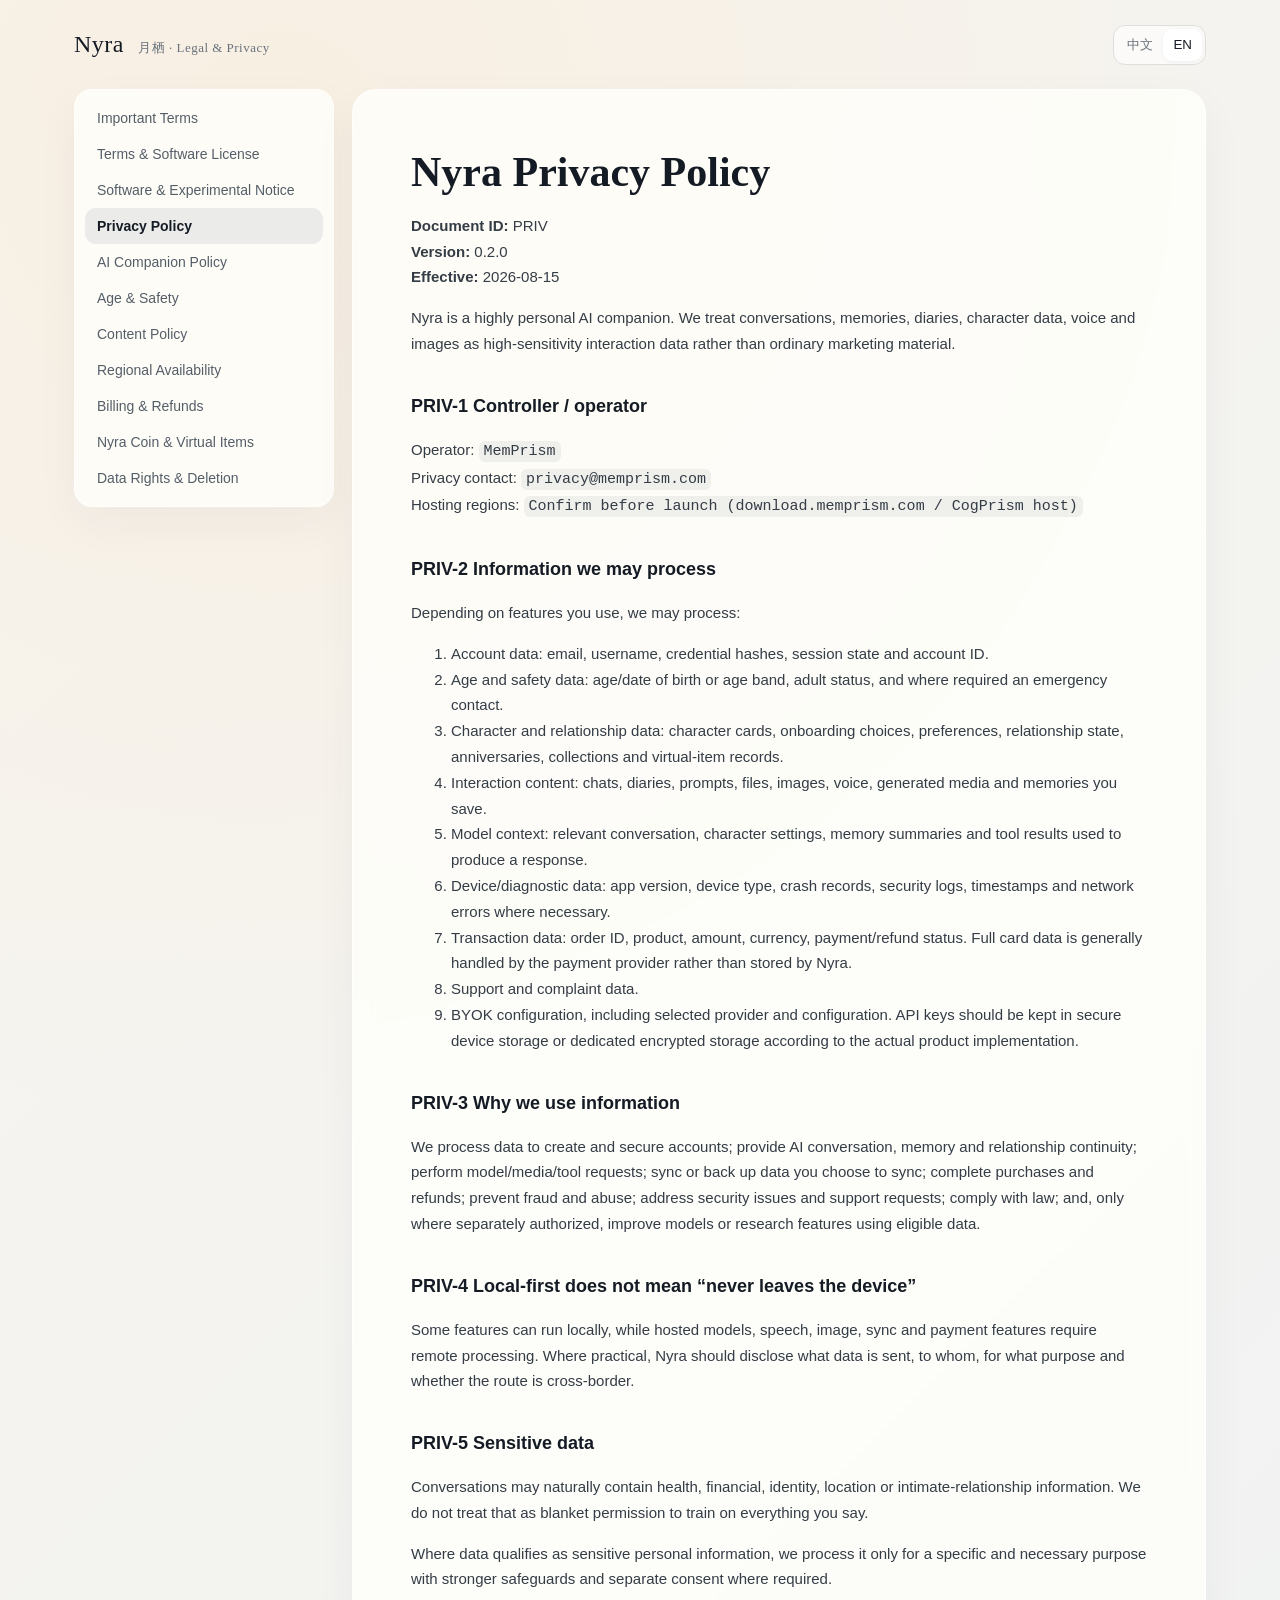
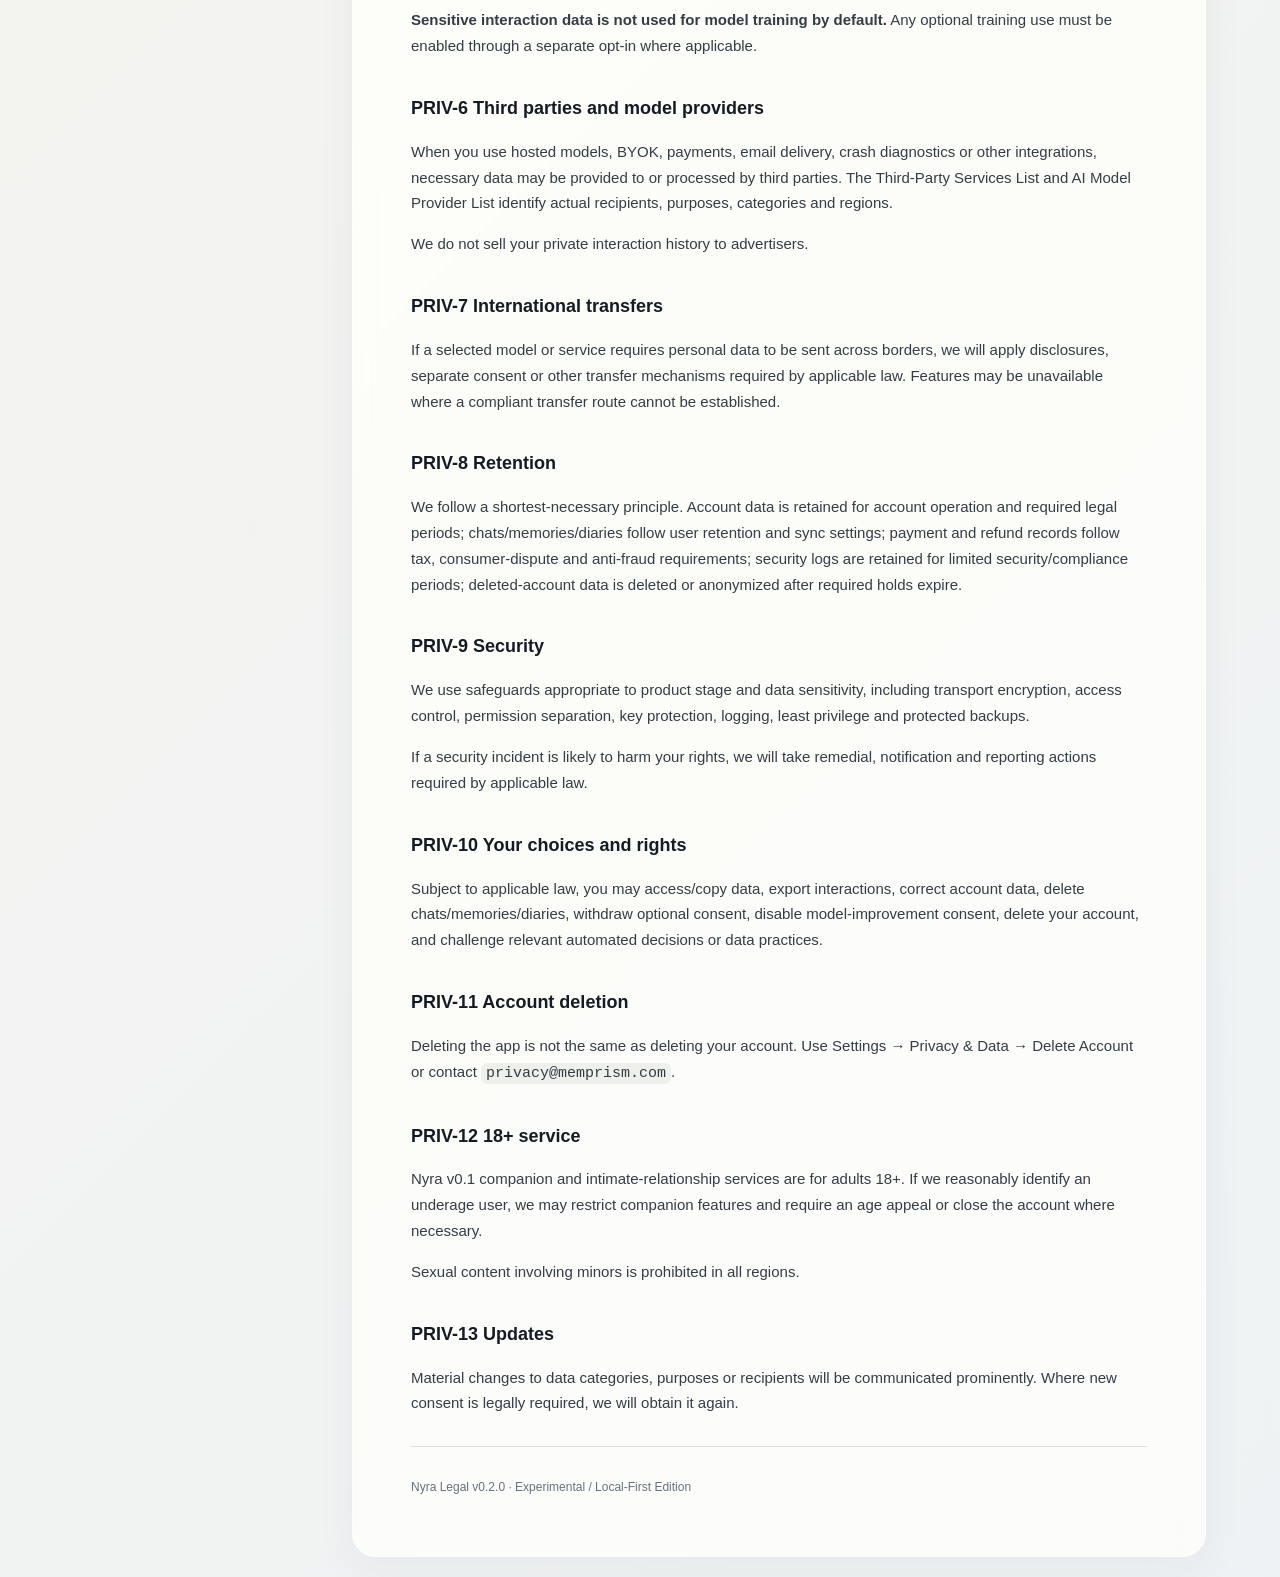
<file: privacy.html>
<!doctype html>
<html lang="zh-CN">
<head>
  <meta charset="utf-8" />
  <meta http-equiv="refresh" content="0;url=/legal/?doc=privacy&lang=zh-CN" />
  <link rel="canonical" href="/legal/?doc=privacy" />
  <title>Privacy → Legal Center</title>
  <script>location.replace('/legal/?doc=privacy');</script>
</head>
<body>
  <p><a href="/legal/?doc=privacy">Privacy Policy / 隐私政策</a></p>
</body>
</html>
</file>
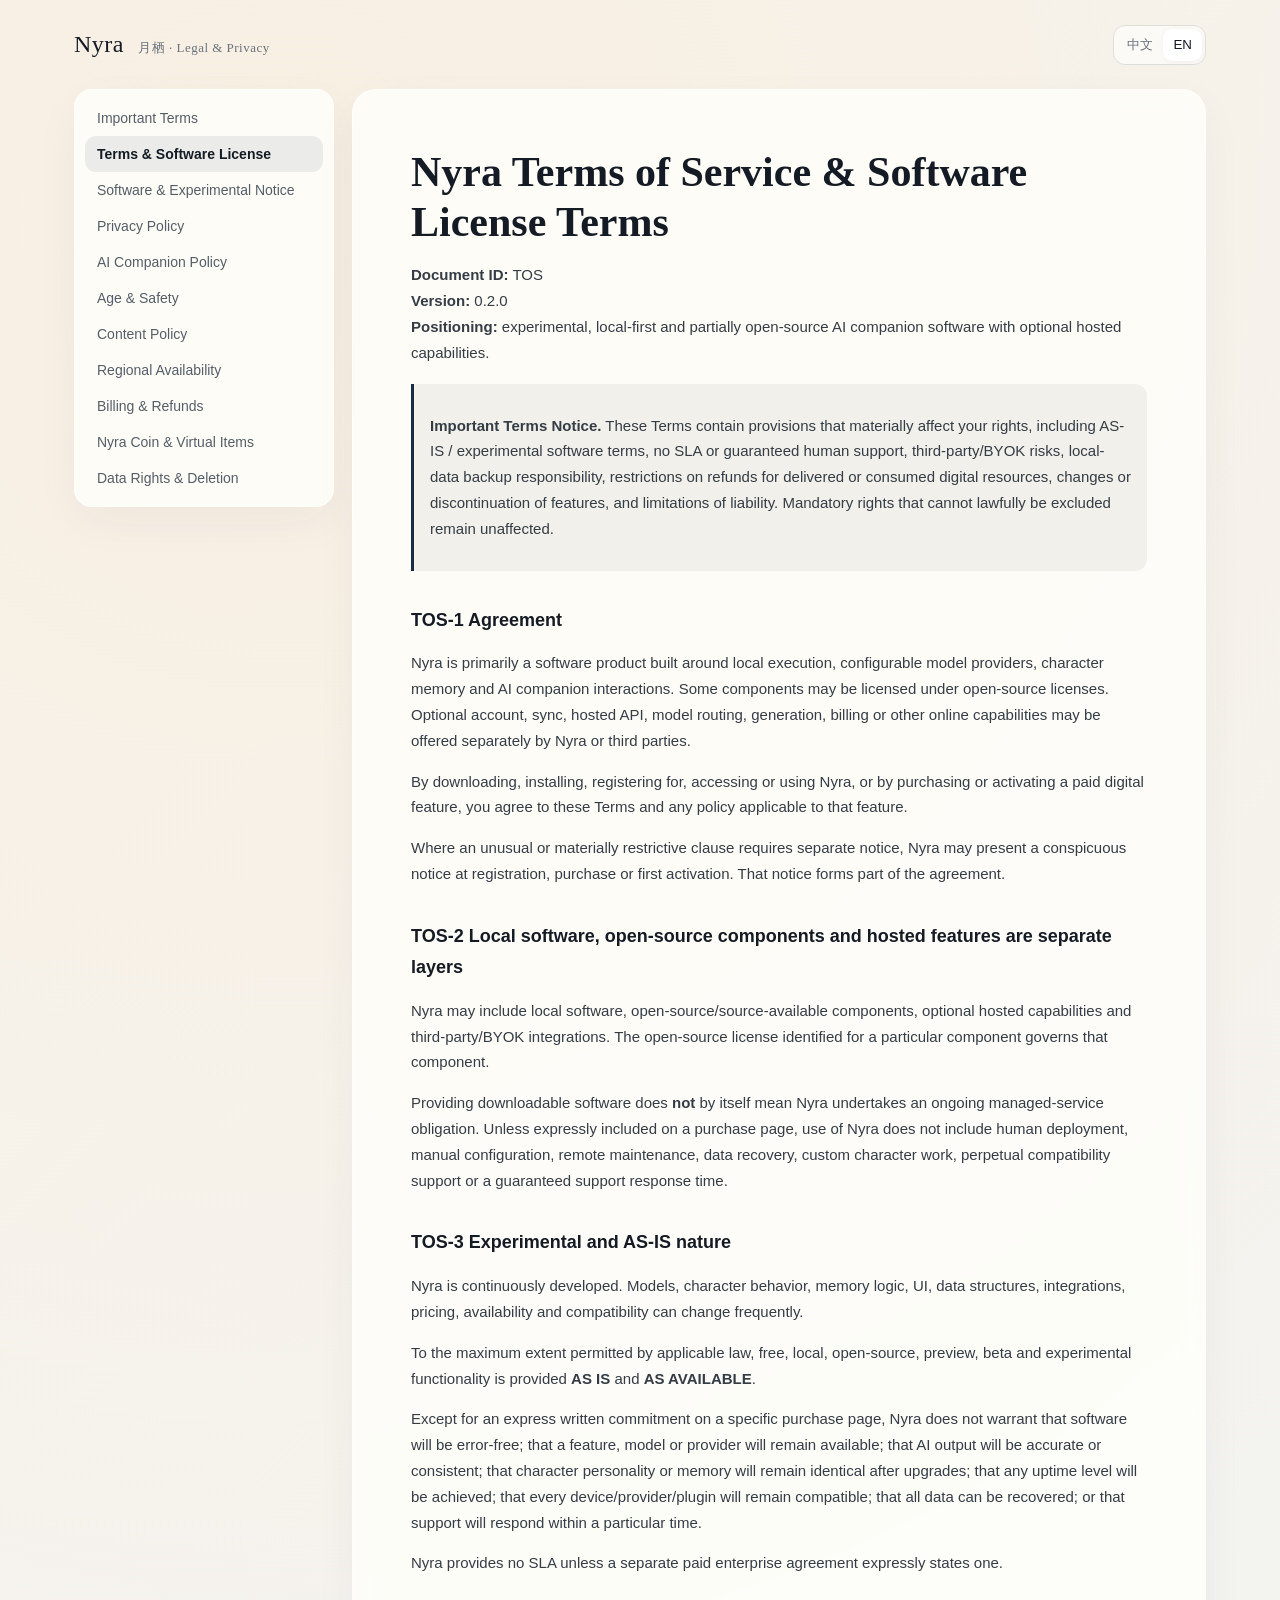
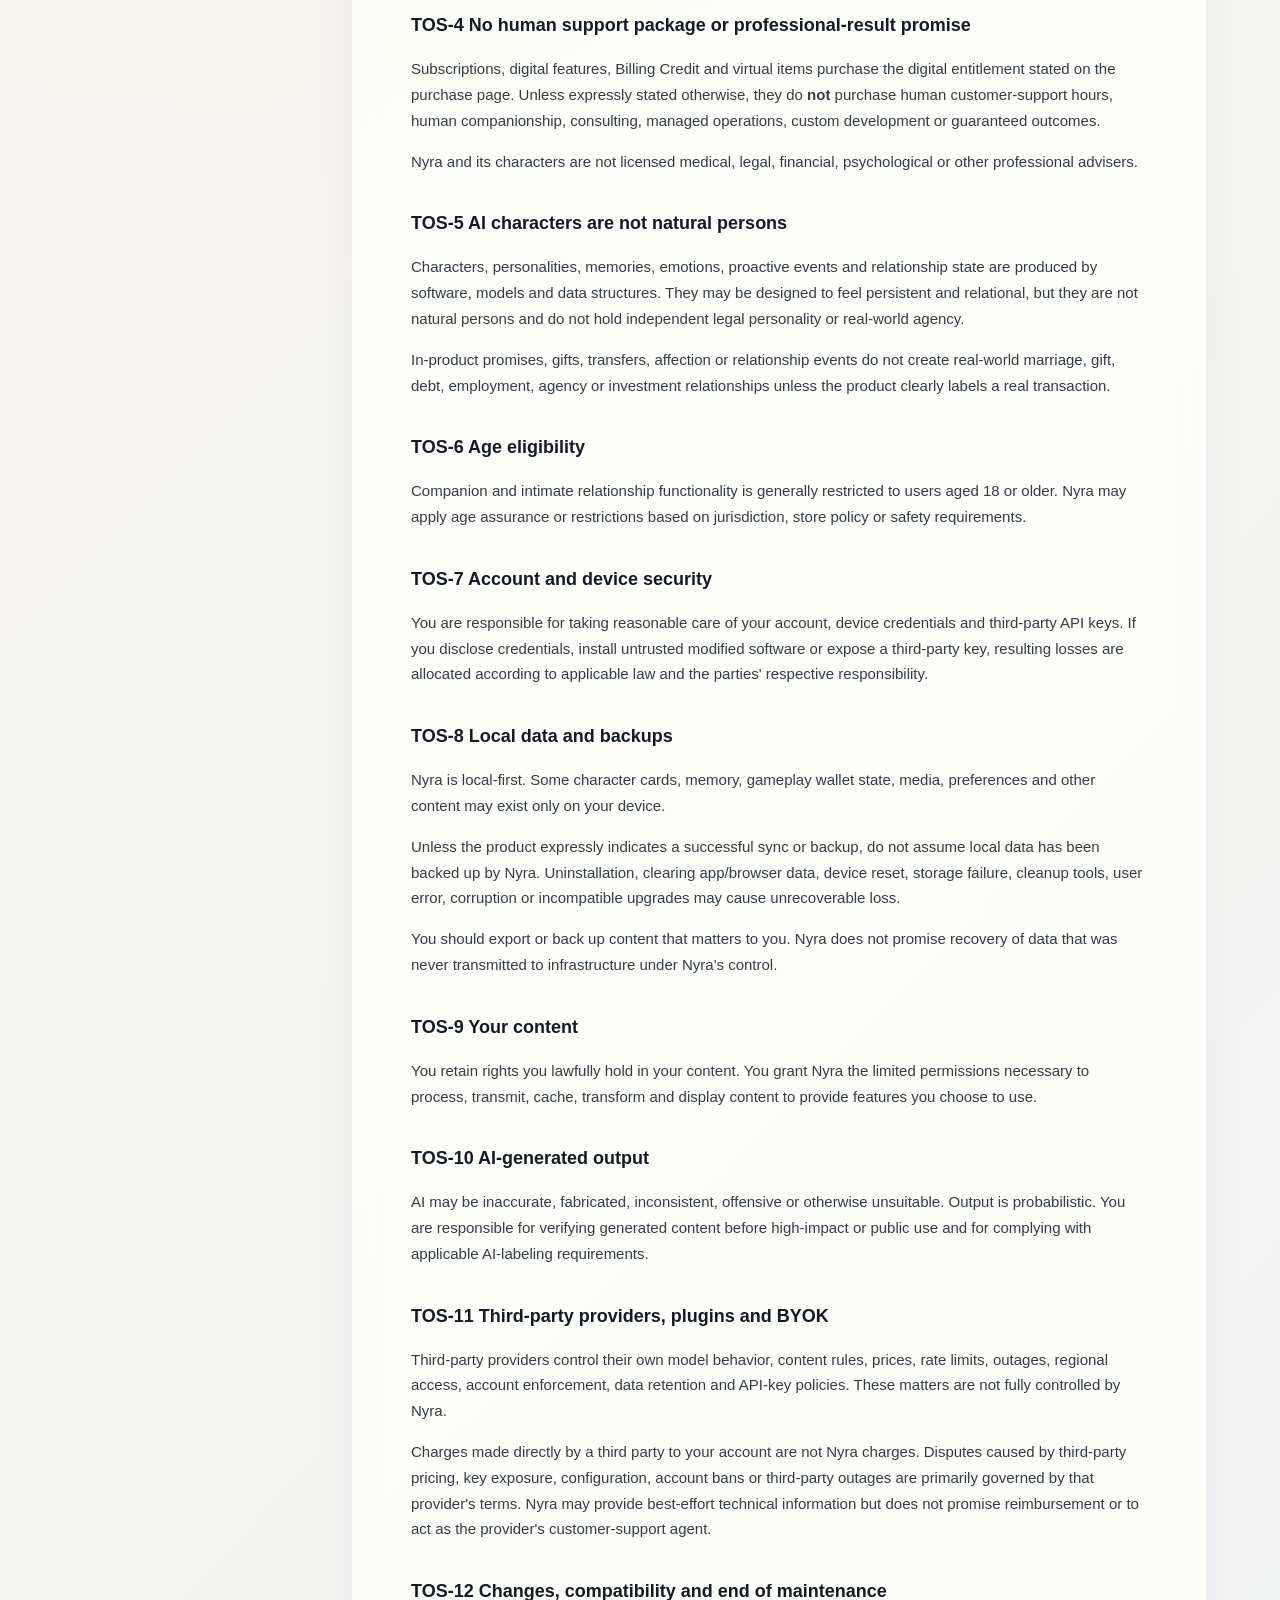
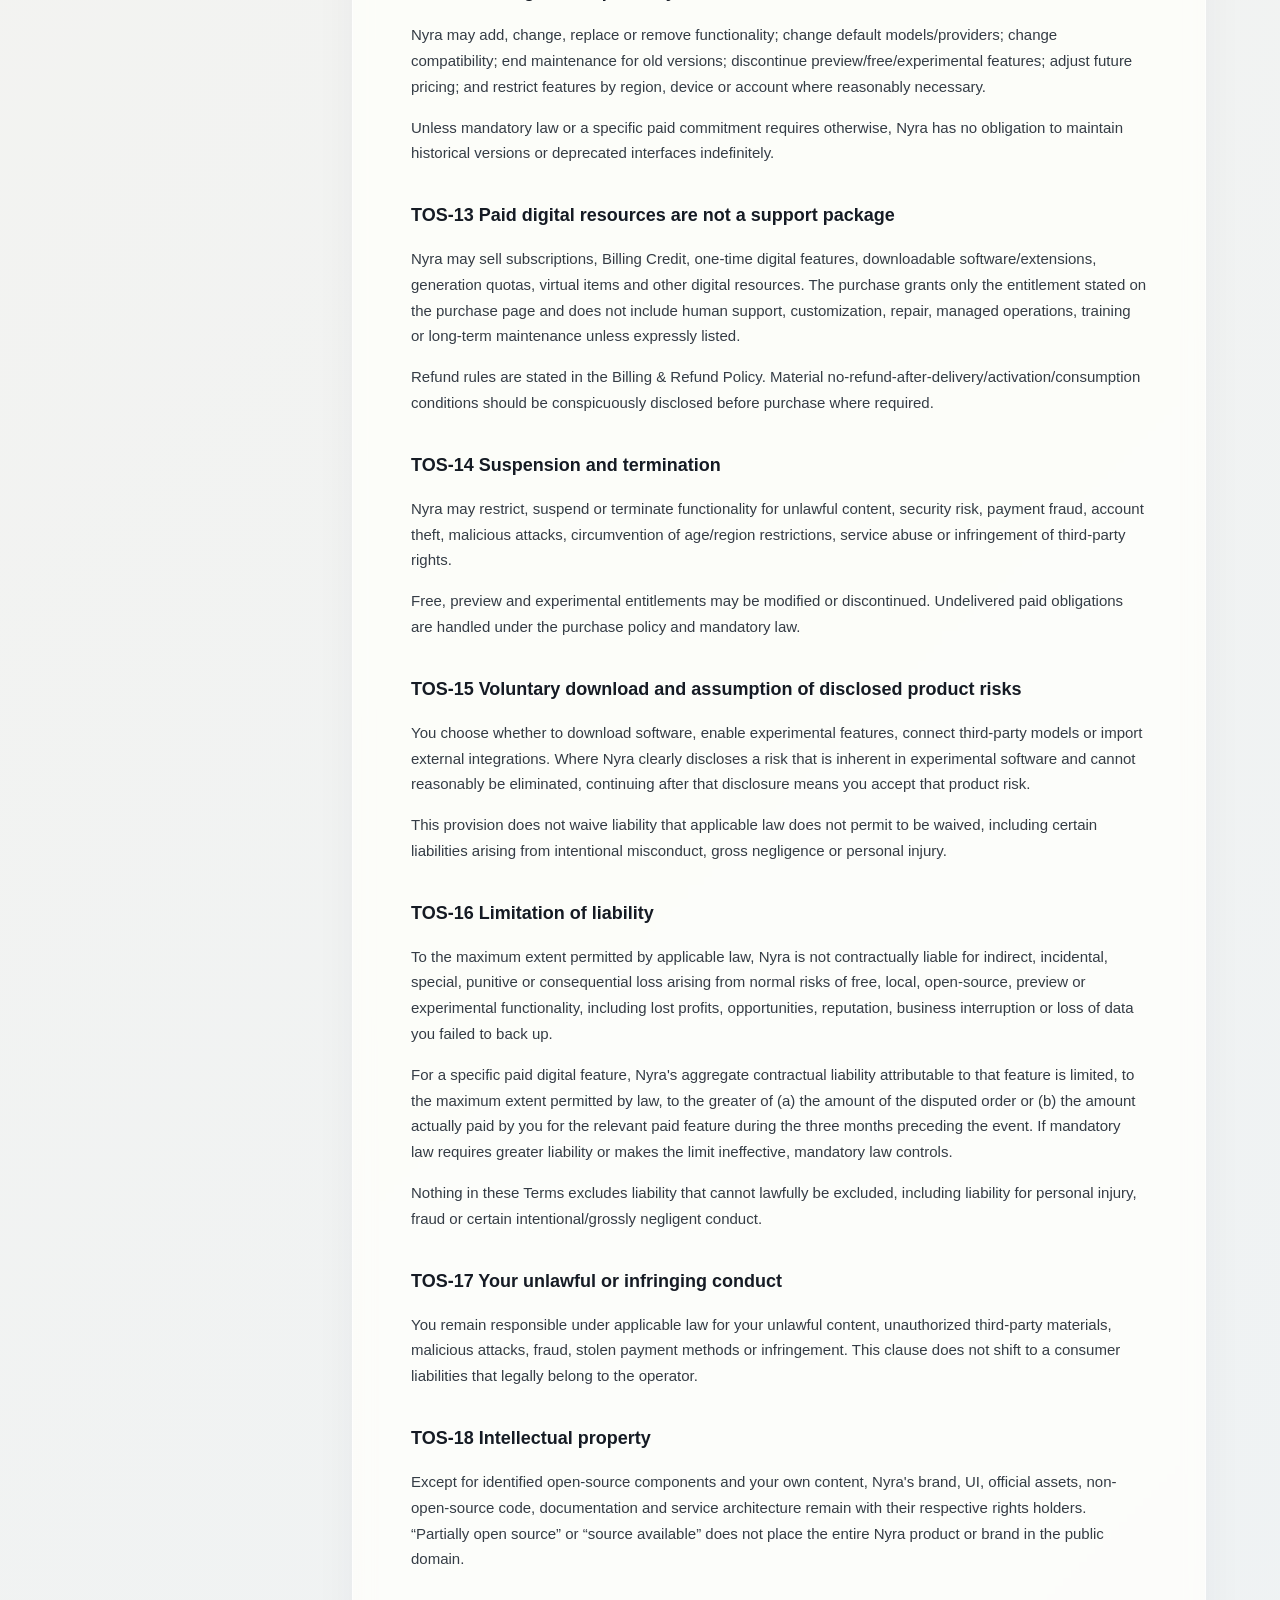
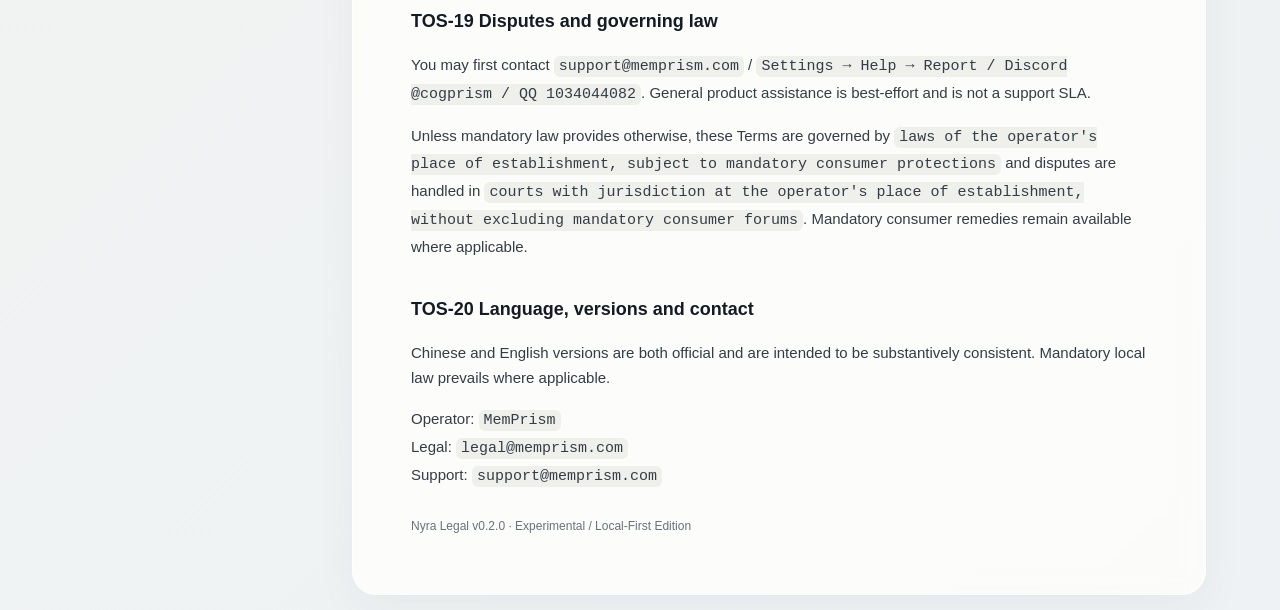
<file: terms.html>
<!doctype html>
<html lang="zh-CN">
<head>
  <meta charset="utf-8" />
  <meta http-equiv="refresh" content="0;url=/legal/?doc=terms&lang=zh-CN" />
  <link rel="canonical" href="/legal/?doc=terms" />
  <title>Terms → Legal Center</title>
  <script>location.replace('/legal/?doc=terms');</script>
</head>
<body>
  <p><a href="/legal/?doc=terms">Terms of Service / 用户协议</a></p>
</body>
</html>
</file>
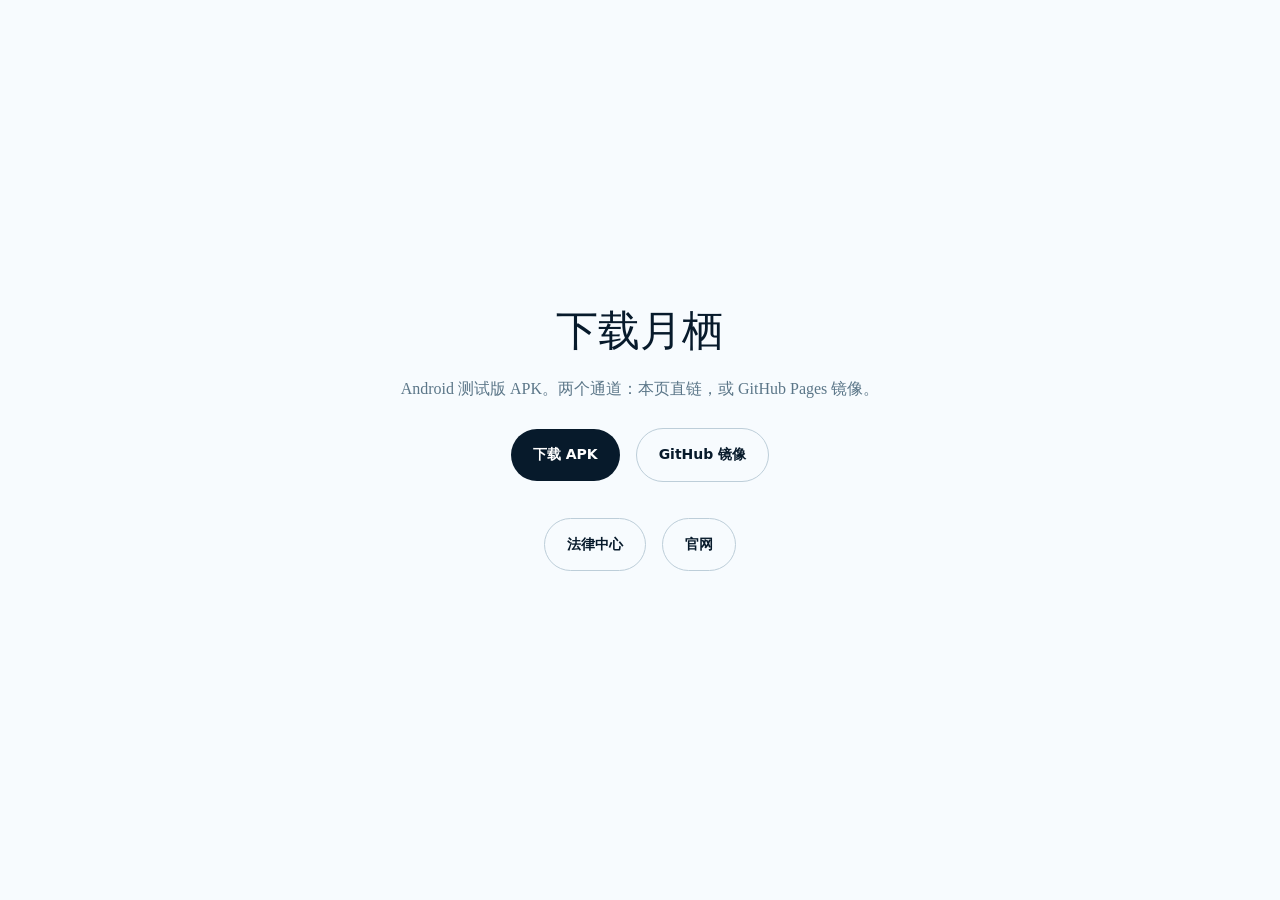
<file: deploy/www-download-index.html>
<!doctype html>
<html lang="zh-CN">
<head>
  <meta charset="utf-8" />
  <meta name="viewport" content="width=device-width,initial-scale=1" />
  <title>Nyra Download · MemPrism</title>
  <style>
    body{margin:0;min-height:100vh;display:grid;place-items:center;font-family:Georgia,"Noto Serif SC",serif;background:#f7fbfe;color:#071a2b}
    main{max-width:520px;padding:40px 24px;text-align:center}
    h1{font-weight:500;font-size:42px;margin:0 0 12px}
    p{color:#5b7688;line-height:1.7}
    a.btn{display:inline-block;margin:10px 6px;padding:14px 22px;border-radius:999px;background:#071a2b;color:#fff;text-decoration:none;font-family:system-ui,sans-serif;font-size:14px;font-weight:700}
    a.ghost{background:transparent;color:#071a2b;border:1px solid #bdced9}
  </style>
</head>
<body>
  <main>
    <h1>下载月栖</h1>
    <p>Android 测试版 APK。两个通道：本页直链，或 GitHub Pages 镜像。</p>
    <p>
      <a class="btn" href="/nyra-latest.apk">下载 APK</a>
      <a class="btn ghost" href="https://azhimiao.github.io/downloads/nyra-latest.apk">GitHub 镜像</a>
    </p>
    <p>
      <a class="btn ghost" href="/legal/">法律中心</a>
      <a class="btn ghost" href="https://azhimiao.github.io/">官网</a>
    </p>
  </main>
</body>
</html>
</file>
<file: styles.css>
/* Nyra — moonlight, everyday. The site stays usable without JavaScript. */
:root{--night:#0b101c;--night-soft:#111827;--paper:#fff;--ink:#20272c;--muted:#6c7377;--line:#e3e5e3;--sage:#748879;--sage-light:#e9eee8;--moon:#e7cfaa;--max:1200px;--serif:Georgia,"Noto Serif SC","Songti SC","SimSun",serif;--sans:Inter,-apple-system,BlinkMacSystemFont,"Segoe UI","PingFang SC","Microsoft YaHei",sans-serif;--ease:cubic-bezier(.2,.7,.2,1)}
*{box-sizing:border-box}html{scroll-behavior:smooth;scroll-padding-top:32px}body{margin:0;background:var(--paper);color:var(--ink);font-family:var(--sans);-webkit-font-smoothing:antialiased}button,a{-webkit-tap-highlight-color:transparent;touch-action:manipulation}button,input{font:inherit}button{cursor:pointer}a{color:inherit;text-decoration:none}button{color:inherit}img{max-width:100%;display:block}button:disabled{opacity:.5;cursor:not-allowed}[hidden],.hidden{display:none!important}::selection{background:#e2cfad;color:#15202a}.content-width{width:min(var(--max),calc(100% - 112px));margin-inline:auto}.icon{width:22px;height:22px;fill:none;stroke:currentColor;stroke-width:1.5;stroke-linecap:round;stroke-linejoin:round;flex:none}.icon-definitions{position:absolute;width:0;height:0;overflow:hidden}a:focus-visible,button:focus-visible,summary:focus-visible,[tabindex]:focus-visible{outline:2px solid #7a9eb7;outline-offset:6px}.skip-link{position:fixed;top:8px;left:16px;padding:12px 20px;background:white;color:var(--night);z-index:100;transform:translateY(-150%)}.skip-link:focus{transform:none}

/* An editorial header, quiet against the night. */
.topbar{height:96px;padding:0 56px;position:absolute;inset:0 0 auto;z-index:20;display:flex;align-items:center;gap:32px;color:#f1f1ed;max-width:1536px;margin-inline:auto}.brand{display:inline-flex;align-items:center;gap:12px;flex:none}.brand-mark{display:inline-block;width:29px;height:32px;position:relative;overflow:hidden}.brand-mark:before{content:"";position:absolute;width:27px;height:27px;left:-2px;top:1px;border-radius:50%;box-shadow:7px 4px 0 -1px currentColor;transform:rotate(18deg)}.brand-mark:after{content:"✧";font-size:12px;position:absolute;right:0;top:-3px;color:var(--moon)}.wordmark{display:flex;align-items:center;gap:17px;font-family:var(--serif);font-size:34px;letter-spacing:-1.7px;line-height:1}.brand-name{padding-left:17px;border-left:1px solid #ffffff30;font-family:var(--sans);font-size:13px;font-weight:400;letter-spacing:3px}.desktop-nav{display:flex;gap:38px;margin:auto}.desktop-nav a{font-size:13px;color:#c1c5ce;min-height:44px;display:flex;align-items:center;position:relative;transition:color .2s}.desktop-nav a:after{content:"";position:absolute;bottom:4px;left:0;right:0;height:1px;background:var(--moon);transform:scaleX(0);transform-origin:left;transition:transform .2s}.desktop-nav a:hover,.desktop-nav a.active{color:white}.desktop-nav a:hover:after,.desktop-nav a.active:after{transform:scaleX(1)}.top-actions{display:flex;align-items:center;gap:22px}.lang{background:transparent;border:0;color:inherit;padding:12px 4px;min-width:44px;min-height:44px;font-size:12px;letter-spacing:.04em}.lang span{margin-left:7px;color:#a2a9b7}.top-download{display:flex;align-items:center;gap:20px;background:#ffffff09;border:1px solid #ffffff35;border-radius:6px;min-height:43px;padding:0 18px;font-size:12px;transition:background .2s,border-color .2s}.top-download:hover{background:#ffffff15;border-color:#ffffff80}.top-download .icon{width:16px;height:16px}.menu-btn{display:none;position:relative;width:44px;height:44px;background:none;border:0}.menu-btn span{position:absolute;left:10px;width:24px;height:1px;background:currentColor;transition:transform .2s;top:17px}.menu-btn span+span{top:25px}.menu-btn[aria-expanded=true] span:first-child{transform:translateY(4px) rotate(45deg)}.menu-btn[aria-expanded=true] span+span{transform:translateY(-4px) rotate(-45deg)}.mobile-menu{position:absolute;top:80px;left:20px;right:20px;z-index:30;padding:12px 20px;background:#151d2bf5;border:1px solid #ffffff22;border-radius:12px;color:#f7f4ee;box-shadow:0 24px 48px #0004}.mobile-menu a{display:flex;align-items:center;min-height:52px;border-bottom:1px solid #ffffff12}.mobile-menu a:last-child{border:0}

/* First encounter. */
.hero{position:relative;background:var(--night);color:#f5f2eb;overflow:hidden;isolation:isolate}.hero:after{content:"";position:absolute;inset:auto 0 0;height:160px;background:linear-gradient(transparent,#0b101c);z-index:-1;pointer-events:none}.hero-halo{position:absolute;width:750px;height:750px;top:0;right:-140px;border-radius:50%;background:radial-gradient(ellipse,#24324725,transparent 70%);pointer-events:none}.hero-grid{display:grid;grid-template-columns:1.02fr 1fr;gap:0;align-items:center;min-height:740px;padding-top:120px;padding-bottom:66px;position:relative}.hero-copy{position:relative;z-index:2;padding-bottom:15px}.release-pill{display:inline-flex;align-items:center;gap:10px;border:1px solid #ffffff20;border-radius:100px;padding:9px 12px;font-size:11px;letter-spacing:.04em;color:#c7c8c8;transition:background .2s}.release-pill:hover{background:#ffffff0c}.release-pill .icon{width:14px;height:14px;margin-left:12px}.status-dot{width:5px;height:5px;border-radius:50%;display:inline-block;background:#b4c7ac;box-shadow:0 0 0 4px #b4c7ac0e;flex:none}.hero h1{font-family:var(--serif);font-size:76px;line-height:1.28;font-weight:400;letter-spacing:-3px;margin:30px 0 25px;white-space:nowrap}.hero h1 em,.download h2 em{font-style:normal;color:var(--moon)}.hero-lead{font-size:16px;font-weight:350;line-height:2;color:#b2b6c1;letter-spacing:.02em;margin:0}.hero-actions{margin-top:38px;display:flex;align-items:center;gap:27px}.btn{display:inline-flex;align-items:center;justify-content:center;min-height:54px;padding:0 24px;border-radius:6px;gap:28px;font-size:14px;font-weight:500;transition:transform .2s var(--ease),box-shadow .2s,background .2s}.btn.primary{background:var(--ink);color:#fff}.hero .btn.primary,.download .btn.primary{background:#eee2cd;color:#292d32;box-shadow:0 4px 24px #e9cda00a}.btn:hover{transform:translateY(-3px);box-shadow:0 8px 24px #0002}.hero .btn:hover,.download .btn:hover{background:#fff0d7;box-shadow:0 8px 30px #e7cfaa22}.btn:active{transform:translateY(0) scale(.98)}.btn .icon{width:18px;height:18px}.quiet-link{display:inline-flex;align-items:center;justify-content:center;gap:12px;min-height:44px;font-size:13px;color:#c3c6cd;transition:color .2s}.quiet-link:hover{color:#fff}.circle-arrow{border:1px solid #ffffff25;width:27px;height:27px;border-radius:50%;display:inline-grid;place-items:center;font-size:12px}.hero-footnote{display:flex;align-items:center;gap:9px;color:#929ba9;font-size:11px;letter-spacing:.05em;margin-top:29px}.hero-footnote .icon{width:13px;height:13px}.hero-media{position:relative;aspect-ratio:1;min-width:0;transform:translateX(13px)}.moon-art{position:absolute;width:118%;max-width:none;height:118%;object-fit:contain;left:-9%;top:-9%;mix-blend-mode:screen;mask-image:radial-gradient(ellipse at 50% 50%,#000 40%,#0009 57%,transparent 72%);filter:saturate(.7);transform:translate(var(--moon-x,0px),var(--moon-y,0px));transition:transform .7s var(--ease)}.orbit-note{position:absolute;right:0;top:3%;font-size:9px;color:#898f9c;letter-spacing:.22em;writing-mode:vertical-rl}.star-point{position:absolute;color:#dfd2b7;line-height:1}.star-one{top:6%;left:10%;font-size:18px}.star-two{bottom:22%;right:1%;font-size:27px;color:#c1cfdf80}.hello-note{position:absolute;left:0;bottom:11%;display:flex;align-items:center;gap:13px;width:233px;background:linear-gradient(125deg,#ffffff16,#ffffff08);backdrop-filter:blur(18px);border:1px solid #ffffff28;box-shadow:0 20px 42px #0003;border-radius:12px;padding:15px 17px;transform:rotate(-3deg)}.hello-mark{width:37px;height:37px;display:grid;place-items:center;background:#ffffff12;border:1px solid #ffffff20;border-radius:50%;font-family:var(--serif);font-size:24px;color:#e7cfaa}.hello-name{font-size:10px;letter-spacing:.04em;color:#bec5d3;display:flex;align-items:center;gap:7px}.hello-name i{width:4px;height:4px;background:#b4c7ac;border-radius:50%}.hello-note p{font-family:var(--serif);font-size:18px;letter-spacing:.05em;margin:5px 0 0}.hello-note>.icon{color:#dccbaa;margin-left:auto;width:18px}.hero-art-caption{position:absolute;bottom:-1%;right:8%;font-size:10px;letter-spacing:.12em;color:#9b9fab}.hero-bottom{border-top:1px solid #ffffff16;display:flex;align-items:center;justify-content:space-between;gap:20px;min-height:80px;font-size:9px;letter-spacing:.1em;color:#7d889a}.hero-bottom>a{display:flex;gap:20px;align-items:center;min-height:44px;letter-spacing:.1em;font-size:10px;color:#b4bac6}.hero-coordinates{font-size:8px}

/* Familiarity, illustrated through three small moments. */
.introduction{padding-block:112px 118px;scroll-margin-top:10px}.eyebrow{display:flex;align-items:center;gap:9px;font-size:11px;letter-spacing:.14em;text-transform:uppercase;color:#78857b;margin:0 0 24px}.tiny-star{font-size:15px;color:#89998c}.heading-row{display:flex;justify-content:space-between;align-items:flex-end;gap:50px}h2{font-family:var(--serif);font-size:46px;font-weight:400;letter-spacing:-1.5px;line-height:1.4;margin:0}.soft-ink{color:#808783}.section-lead{color:var(--muted);font-size:14px;line-height:1.95;max-width:410px;margin:0 0 5px;letter-spacing:.015em}.experience-layout{display:grid;grid-template-columns:.85fr 1.15fr;gap:82px;margin-top:58px;align-items:center}.experience-tabs{display:flex;flex-direction:column;border-top:1px solid var(--line)}.experience-tab{border:0;border-bottom:1px solid var(--line);background:transparent;display:flex;text-align:left;align-items:flex-start;gap:20px;padding:30px 18px 30px 0;position:relative;transition:background .2s}.experience-tab:before{content:"";position:absolute;left:-20px;top:30px;bottom:30px;width:2px;background:var(--sage);transform:scaleY(0);transition:transform .25s}.experience-tab:hover{background:#f8f9f7}.experience-tab.active:before{transform:scaleY(1)}.tab-number{font-size:11px;color:#969d96;padding-top:6px;font-variant-numeric:tabular-nums}.tab-copy{display:flex;flex-direction:column;gap:12px;flex:1;min-width:0}.tab-copy strong{font-size:19px;font-weight:500;letter-spacing:-.02em;color:#797f7b}.tab-copy>span{font-size:13px;line-height:1.8;color:#818781;max-width:280px}.experience-tab.active .tab-copy strong{color:var(--ink)}.tab-arrow{width:18px;height:18px;opacity:0;transform:translateX(-5px);margin-top:4px;transition:opacity .2s,transform .2s}.experience-tab.active .tab-arrow{opacity:1;transform:none}.experience-stage{background:#f8f9f6;border:1px solid #e5e8e1;border-radius:15px;box-shadow:0 20px 70px #29332709;overflow:hidden;min-width:0}.stage-topline{height:47px;padding:0 20px;border-bottom:1px solid #e8ebe4;display:flex;align-items:center;justify-content:space-between;color:#858d81;font-size:10px;letter-spacing:.03em;background:#f1f3ee}.stage-topline>.icon{width:15px;height:15px}.stage-dots{display:flex;gap:5px}.stage-dots i{width:5px;height:5px;border-radius:50%;background:#cbd1c6}.scene-panel{min-height:406px;padding:24px 28px 0;animation:panel-in .3s var(--ease)}.demo-person{display:flex;align-items:center;gap:10px}.demo-avatar{width:35px;height:35px;border:1px solid #d6dfd1;border-radius:50%;display:grid;place-items:center;background:#ebf0e5;font-family:var(--serif);font-size:24px;color:#6c7b65}.demo-person b{font-family:var(--serif);font-size:16px;font-weight:400}.demo-person small{font-size:9px;display:flex;gap:5px;align-items:center;color:#85917c;margin-top:3px}.demo-person small .status-dot{width:4px;height:4px;background:#849677}.demo-person>.icon{margin-left:auto;color:#9aa58e;width:18px}.demo-timestamp{display:block;text-align:center;font-size:9px;color:#a0a49a;margin:24px 0 18px}.demo-message{font-size:13px;line-height:1.85;padding:13px 17px;width:fit-content;max-width:91%;border-radius:12px;letter-spacing:.01em}.demo-message.user{margin-left:auto;background:#e5ebe0;color:#4b5946;border-bottom-right-radius:3px}.demo-message.companion{margin:16px 0;background:white;border:1px solid #e8eae4;border-bottom-left-radius:3px}.memory-slip{display:flex;gap:12px;margin:20px 0 24px;padding:14px 0;border-top:1px solid #e1e5dc;border-bottom:1px solid #e1e5dc}.slip-icon{color:#7c8d70}.slip-icon .icon{width:18px;height:18px}.memory-slip span:not(.slip-icon){font-size:9px;color:#8b967f;letter-spacing:.04em}.memory-slip p{font-size:11px;color:#7b836f;line-height:1.8;margin:6px 0 0}.demo-input{display:flex;justify-content:space-between;align-items:center;gap:16px;padding:11px 0 5px;font-size:11px;color:#92998b}.demo-input .icon{width:25px;height:25px;background:#e6eadf;border-radius:50%;padding:5px;color:#78886c}.demo-caption{text-align:center;font-size:9px;letter-spacing:.02em;color:#91968b;line-height:1.5;margin:15px 12px 17px}.diary-panel{padding:24px 38px 0}.diary-paper{padding:23px 27px 20px;background:#fffefa;border:1px solid #e7e4d9;box-shadow:6px 6px 0 -1px #f3f0e7,6px 6px 0 0 #e7e4d9;transform:rotate(-1.2deg)}.diary-meta{display:flex;justify-content:space-between;color:#949482;font-size:10px;letter-spacing:.12em;margin-bottom:18px}.diary-meta .icon{width:16px;height:16px}.paper-tag{font-size:9px;letter-spacing:.12em;color:#88977c}.diary-paper h3{font-family:var(--serif);font-size:27px;line-height:1.5;font-weight:400;margin:14px 0}.diary-paper>p{font-family:var(--serif);font-size:12px;line-height:2;color:#80806e;margin:0}.diary-sign{font-family:Georgia,serif;font-style:italic;font-size:17px;color:#82816c;margin-top:20px;display:flex;justify-content:space-between}.presence-panel{padding-top:16px}.presence-orbit{position:relative;height:212px;display:grid;place-items:center}.orbit{position:absolute;border-radius:50%;border:1px solid #dce2d5;width:200px;height:200px}.orbit.o2{width:258px;height:150px;transform:rotate(-32deg)}.presence-moon{width:154px;height:154px;border-radius:50%;overflow:hidden;box-shadow:0 8px 28px #222b4525;position:relative;z-index:1}.presence-moon img{height:100%;object-fit:cover}.presence-star{position:absolute;left:21%;top:28%;color:#9ba88d}.presence-quote{text-align:center;font-family:var(--serif);font-size:20px;line-height:1.6;margin:14px 0 23px;color:#5c6855}.music-player{display:flex;align-items:center;gap:12px;padding:12px 14px;background:white;border:1px solid #e3e8dc;border-radius:9px}.album-art{height:34px;width:34px;background:#e5ebdf;border-radius:5px;display:grid;place-items:center;color:#76886a}.album-art .icon{width:16px;height:16px}.music-player b{font-size:11px;font-weight:500}.music-player small{display:block;font-size:9px;color:#97a08d;margin-top:5px}.sound-wave{display:flex;align-items:center;gap:3px;height:22px;margin-left:auto;color:#829275}.sound-wave i{display:block;width:2px;height:9px;background:currentColor;border-radius:3px;animation:wave 1.1s ease-in-out infinite alternate}.sound-wave i:nth-child(2){height:18px;animation-delay:-.6s}.sound-wave i:nth-child(3){height:13px;animation-delay:-.2s}.sound-wave i:nth-child(4){height:20px;animation-delay:-.8s}.sound-wave i:nth-child(5){height:7px;animation-delay:-.4s}@keyframes wave{to{transform:scaleY(.4)}}@keyframes panel-in{from{opacity:0;transform:translateY(5px)}to{opacity:1;transform:none}}

/* Small illustrated objects, no borrowed product screenshots. */
.everyday{background:#f6f7f4;border-block:1px solid #edf0e8;padding:100px 0 106px}.everyday-grid{display:grid;grid-template-columns:repeat(3,minmax(0,1fr));gap:28px;margin-top:52px}.everyday-item{min-width:0}.everyday-item>div:first-child{height:250px;border-radius:8px;overflow:hidden;position:relative}.everyday-copy{padding-top:24px}.feature-number{font-size:9px;letter-spacing:.14em;color:#91968b}.everyday-copy h3{font-size:20px;line-height:1.5;font-weight:500;margin:12px 0 12px;letter-spacing:-.5px}.everyday-copy p{font-size:13px;color:#7c8278;line-height:1.9;margin:0;max-width:330px}.identity-art{background:#e9ede5}.identity-art:before{content:"";position:absolute;width:180px;height:180px;border-radius:50%;border:1px solid #c9d4c5;top:20px;left:calc(50% - 90px)}.identity-art:after{content:"";position:absolute;width:260px;height:260px;border-radius:50%;border:1px solid #d6ded2;top:-20px;left:calc(50% - 130px)}.identity-center{position:absolute;left:calc(50% - 44px);top:71px;width:88px;height:88px;border-radius:50%;display:grid;place-items:center;background:#fafbf8;border:1px solid #d5decf;box-shadow:0 10px 24px #485d3610;font-family:var(--serif);font-size:54px;color:#8c9c80;z-index:2}.identity-center>span{position:absolute;font-size:22px;right:-7px;top:5px;color:#8a9d7e}.identity-name{position:absolute;z-index:1;font-family:var(--serif);color:#7f8d76}.identity-name.n1{left:35px;top:48px;font-size:23px;transform:rotate(-12deg)}.identity-name.n2{right:36px;top:84px;font-size:20px;transform:rotate(12deg)}.identity-name.n3{left:54px;bottom:56px;font-size:13px;letter-spacing:.1em}.identity-caption{position:absolute;bottom:20px;left:0;right:0;text-align:center;font-size:8px;letter-spacing:.2em;color:#88967d}.moments-art{background:#eee9e1}.moment-photo{position:absolute;width:172px;height:197px;left:calc(50% - 102px);top:21px;background:#fffdf8;padding:8px;box-shadow:0 7px 18px #5b4f3820;transform:rotate(-8deg)}.photo-sky{height:151px;position:relative;overflow:hidden;background:linear-gradient(#434c64,#a48c9b 60%,#d7b8aa)}.photo-sky:before{content:"";position:absolute;width:15px;height:15px;border-radius:50%;top:30px;right:33px;box-shadow:4px 2px 0 0 #ffead0;transform:rotate(-15deg)}.photo-sky:after{content:"";position:absolute;width:270px;height:160px;border-radius:50%;left:-40px;bottom:-115px;background:#444c5b;box-shadow:30px -15px 0 #505968}.moment-photo>span{position:absolute;top:27px;left:20px;color:#fff8e0;font-family:var(--serif);font-size:19px;letter-spacing:.08em}.moment-photo small{display:block;text-align:center;font-size:8px;color:#8a7d70;letter-spacing:.025em;margin-top:12px}.moment-note{position:absolute;z-index:2;bottom:48px;right:17px;display:flex;gap:9px;align-items:center;padding:13px 16px;background:#fffefbef;border:1px solid #e2daca;border-radius:6px;box-shadow:0 6px 18px #5b4f3810;transform:rotate(4deg);font-size:10px;color:#827262;max-width:82%}.moment-note .icon{width:15px;height:15px}.moment-spark{position:absolute;top:27px;right:27px;color:#c1a684;font-size:35px}.shell-art{background:#e6eaed}.mini-desktop{position:absolute;width:235px;height:154px;left:24px;top:40px;border:3px solid #eef1f1;border-radius:9px;background:linear-gradient(120deg,#c4cfd2,#a4b5bf);box-shadow:0 12px 30px #52646f20;transform:rotate(-4deg);overflow:hidden}.mini-bar{height:17px;border-bottom:1px solid #ffffff25;display:flex;gap:3px;padding:7px}.mini-bar i{width:3px;height:3px;background:#ecf2f1;border-radius:50%}.desktop-time{position:absolute;left:18px;top:38px;font-family:Georgia,serif;font-size:33px;color:#f3f6f5}.desktop-note{position:absolute;left:20px;top:79px;color:#f3f6f4;font-size:8px}.desktop-companion{position:absolute;right:16px;bottom:8px;font-family:Georgia,serif;font-size:50px;color:#eaf0ed}.mini-phone{position:absolute;right:27px;bottom:22px;width:84px;height:157px;transform:rotate(8deg);border:4px solid #f5f5f1;border-radius:16px;background:#879ca9;box-shadow:0 10px 26px #56636e33;display:flex;flex-direction:column;align-items:center}.phone-notch{width:29px;height:7px;background:#f5f5f1;border-radius:0 0 5px 5px}.phone-clock{font-family:Georgia,serif;font-size:18px;color:#eef0e9;margin-top:15px}.phone-moon{font-size:38px;color:#e6e4d5;line-height:1.4;margin-top:7px}.mini-apps{display:flex;gap:5px;margin-top:11px}.mini-apps i{width:10px;height:10px;background:#e3e8e299;border-radius:3px}

.boundaries{padding-block:102px 110px;display:grid;grid-template-columns:.95fr 1.05fr;gap:95px;align-items:center}.boundary-emblem{height:345px;position:relative;display:grid;place-items:center}.boundary-ring{position:absolute;width:290px;height:290px;border-radius:50%;border:1px solid #e4e8df;background:radial-gradient(circle,#eff2e9 10%,transparent 69%)}.boundary-ring.inner{width:200px;height:200px;border-color:#dce3d4;background:transparent}.boundary-emblem>.icon{width:58px;height:58px;color:#809471;stroke-width:1;z-index:1}.boundary-spark{position:absolute;top:61px;right:92px;font-size:25px;color:#9da98f}.boundary-caption{position:absolute;bottom:0;font-size:9px;letter-spacing:.18em;color:#9da590}.boundary-copy .section-lead{margin-top:24px}.privacy-points{display:flex;gap:20px;flex-wrap:wrap;margin:23px 0}.privacy-points>span{display:flex;gap:6px;align-items:center;font-size:11px;color:#747e6c}.privacy-points .icon{width:13px;height:13px}.underlined-link{display:inline-flex;align-items:center;gap:22px;min-height:44px;border-bottom:1px solid #b7c0af;font-size:12px;padding:0 0 2px}.underlined-link>.icon{width:16px;height:16px;transition:transform .2s}.underlined-link:hover>.icon{transform:translateX(4px)}

.community{padding-block:76px 84px;border-top:1px solid var(--line);background:#f8f9f6}.community-layout{display:grid;grid-template-columns:1.05fr .95fr;gap:90px;align-items:center}.community h2{font-size:39px}.community-copy>p:not(.eyebrow){font-size:13px;line-height:2;color:var(--muted);margin:17px 0 14px}.community .eyebrow{margin-bottom:15px}.community-contacts{display:flex;flex-direction:column}.contact-card{display:flex;align-items:center;gap:18px;text-align:left;padding:25px 0;border:0;background:transparent;border-bottom:1px solid #dfe4d9;transition:transform .2s}.contact-card:first-child{border-top:1px solid #dfe4d9}.contact-card:hover{transform:translateX(5px)}.contact-icon{width:45px;height:45px;border-radius:50%;background:#e4eadd;display:grid;place-items:center;color:#7b8b6f;font-family:var(--serif);font-size:25px}.discord-icon{background:#e6e7ed;color:#8388a3}.contact-text{display:flex;flex:1;flex-direction:column;gap:5px;min-width:0}.contact-text small{font-size:9px;letter-spacing:.1em;color:#8b9284}.contact-text strong{font-size:19px;letter-spacing:.02em;font-weight:500;user-select:text}.contact-text>span{font-size:10px;color:#92968c}.contact-card>.icon{width:17px;height:17px;color:#8e9885}

/* A warm invitation, then a quiet signature. */
.download{position:relative;isolation:isolate;text-align:center;background:var(--night);color:#f5f2eb;padding:90px 0 80px;overflow:hidden}.download-glow{position:absolute;width:950px;height:650px;left:calc(50% - 475px);top:-300px;background:radial-gradient(ellipse,#746d5537,transparent 67%);pointer-events:none;z-index:-1}.download-orbit{position:absolute;width:780px;height:780px;border:1px solid #ffffff08;border-radius:50%;left:calc(50% - 390px);top:-465px;z-index:-1;pointer-events:none}.download-orbit:after{content:"";position:absolute;inset:65px;border:1px solid #ffffff07;border-radius:50%}.download-star{color:var(--moon);font-size:24px;display:block;margin-bottom:24px}.download .eyebrow{justify-content:center;color:#999eaa;font-size:10px;margin-bottom:24px}.download h2{font-size:60px;line-height:1.35;letter-spacing:-2px}.download h2 em{display:inline-block}.download-description{font-size:13px;color:#9da5b5;line-height:1.9;margin:22px 0 0}.download-channels{display:flex;align-items:center;justify-content:center;gap:30px;margin-top:32px}.download-channels .btn{gap:13px;font-size:13px;padding-inline:20px}.download-channels .btn>.icon:last-child{margin-left:22px}.download-channels .quiet-link{font-size:11px}.release-meta{display:flex;align-items:center;justify-content:center;gap:13px;flex-wrap:wrap;color:#8e96a7;font-size:10px;margin-top:25px;line-height:1.7}.release-meta b{font-weight:400}.release-meta i{display:block;width:2px;height:2px;background:#626e83;border-radius:50%}.download-details{max-width:535px;margin:20px auto 0;color:#929baa;font-size:11px;line-height:1.9}.download-details summary{width:fit-content;margin:0 auto;cursor:pointer;color:#939dab;min-height:44px;padding:10px;list-style:none;transition:color .2s}.download-details summary:after{content:" +";padding-left:9px}.download-details[open] summary:after{content:" −"}.download-details summary::-webkit-details-marker{display:none}.download-details summary:hover{color:#d7deeb}.download-details>p{text-align:left;margin:10px 0}.checksum{display:flex;gap:18px;text-align:left;border-block:1px solid #ffffff12;padding:14px 0;margin-top:18px}.checksum>span{flex:none;font-size:9px;color:#c0c7d3}.checksum code{font-family:monospace;font-size:10px;word-break:break-all;color:#a5afbc}.download-source{font-size:9px;color:#78869d}footer{background:var(--night);color:#9da4b1}.footer-main{border-top:1px solid #ffffff14;padding-top:32px;padding-bottom:30px;display:flex;align-items:center;gap:27px}.footer-main .brand{color:#e3e2dc}.footer-main .wordmark{font-size:29px}.footer-main .brand-name{font-size:11px}.footer-main .brand-mark{width:25px;height:28px}.footer-main>p{font-family:var(--serif);font-size:12px;color:#8d94a1;margin:0}.footer-links{margin-left:auto;display:flex;gap:24px;font-size:10px}.footer-links a{min-height:44px;display:flex;align-items:center}.footer-links a:hover{color:#eee2cd}.footer-bottom{display:flex;justify-content:space-between;gap:20px;align-items:center;padding-bottom:26px;font-size:9px;color:#757f91}.footer-made{font-size:8px;letter-spacing:.14em}.footer-made>span{color:#c8b496;font-size:15px;margin-left:9px}.toast{position:fixed;bottom:28px;left:50%;transform:translate(-50%,12px);max-width:calc(100% - 40px);background:#263128;color:white;border:1px solid #ffffff20;box-shadow:0 10px 30px #0002;padding:13px 21px;border-radius:8px;font-size:13px;text-align:center;opacity:0;pointer-events:none;z-index:80;transition:opacity .2s,transform .2s}.toast.show{opacity:1;transform:translate(-50%,0)}.to-top{position:fixed;bottom:22px;right:22px;width:44px;height:44px;border-radius:50%;background:#ffffffed;border:1px solid #e0e5da;color:#63715b;font-size:18px;box-shadow:0 5px 20px #1b23181a;z-index:40;transition:transform .2s}.to-top:hover{transform:translateY(-3px)}.reveal{opacity:1;transform:none}.reveal.is-pending{opacity:0;transform:translateY(18px)}.reveal.is-pending.visible{opacity:1;transform:none}.reveal.is-pending{transition:opacity .7s var(--ease),transform .7s var(--ease)}

.reveal{transition:opacity .7s var(--ease),transform .7s var(--ease)}
.experience-stage{display:grid;grid-template-columns:minmax(0,1fr)}
.stage-topline{grid-row:1;grid-column:1}
.scene-panel{grid-row:2;grid-column:1}
.scene-panel[hidden]{display:block!important;visibility:hidden;pointer-events:none;animation:none}
.demo-caption{grid-row:3;grid-column:1}
.hello-mark{flex:none}
.toast:has(.toast-copy-value){pointer-events:auto;width:330px;text-align:left;line-height:1.7}
.toast-copy-value{display:block;width:100%;margin-top:12px;padding:10px 12px;border:1px solid #ffffff45;border-radius:5px;background:#ffffff12;color:#fff;font-size:16px;user-select:text}
.diary-paper>p,html[lang=en] .diary-paper>p{font-size:14px;line-height:1.95;color:#6b6c5d}
.demo-message,html[lang=en] .demo-message{font-size:14px}
.tab-copy>span,.everyday-copy p{color:#6f776b}
@media(max-width:700px){.diary-paper>p,html[lang=en] .diary-paper>p{font-size:13px}.demo-message,html[lang=en] .demo-message{font-size:13px}}
/* Type uses discrete sizes; narrow layouts reflow, never scale the page. */
@media(min-width:1450px){.hero-grid{min-height:800px}.hero h1{font-size:82px}.hero-media{transform:translateX(30px)}}
@media(max-width:1150px){.content-width{width:calc(100% - 80px)}.topbar{padding-inline:40px}.hero h1{font-size:64px;letter-spacing:-2px}.hero-grid{min-height:680px}.desktop-nav{gap:25px}.hero-actions{gap:20px}.hero-actions .btn{padding-inline:20px;gap:20px}.hero-lead{font-size:15px}.hello-note{width:205px;left:-4%;bottom:4%;padding:13px}.hero-art-caption{bottom:-9%}.experience-layout{gap:52px}.everyday-grid{gap:20px}.everyday-copy h3{font-size:18px}.moment-note{right:9px;padding:11px;font-size:9px}.mini-desktop{left:15px;width:205px}.mini-phone{right:15px}.heading-row{gap:30px}h2{font-size:39px}.section-lead{max-width:360px;font-size:13px}.boundaries{gap:50px}.community-layout{gap:60px}}
@media(max-width:900px){.topbar{height:82px;padding-inline:28px;gap:20px}.content-width{width:calc(100% - 56px)}.desktop-nav{gap:22px}.desktop-nav a{font-size:11px}.top-actions{gap:15px}.brand-name{display:none}.hero-grid{min-height:625px;padding-top:120px;padding-bottom:70px}.hero h1{font-size:52px;letter-spacing:-1.4px}.hero-lead{font-size:13px}.hero-actions{gap:17px;flex-wrap:wrap;margin-top:28px}.hero-actions .btn{font-size:12px;min-height:49px;gap:20px;padding-inline:17px}.hero-actions .quiet-link{font-size:11px}.hero-footnote{font-size:9px}.release-pill{font-size:9px;padding:8px 10px;gap:8px}.release-pill .icon{margin-left:0}.hello-note{width:182px;padding:11px;bottom:-1%}.hello-mark{width:30px;height:30px;font-size:20px}.hello-note p{font-size:16px}.hello-note>.icon{width:15px}.hero-art-caption{font-size:8px;bottom:-14%;right:0}.orbit-note{font-size:8px;right:-10px}.hero-bottom{min-height:65px}.hero-bottom>span:first-child{font-size:8px}.hero-coordinates{display:none}.introduction{padding-block:84px}.heading-row{display:block}.section-lead{max-width:560px;margin-top:22px}.experience-layout{grid-template-columns:.85fr 1.15fr;gap:30px;margin-top:38px}.tab-copy strong{font-size:16px}.tab-copy>span{font-size:12px}.experience-tab{gap:12px;padding:25px 5px 25px 0}.experience-tab:before{left:-12px}.tab-arrow{display:none}.scene-panel{padding:20px 20px 0;min-height:417px}.diary-paper{padding:20px}.demo-message{font-size:12px}.demo-input{font-size:10px}.memory-slip p{font-size:10px}.diary-paper h3{font-size:25px}.everyday{padding-block:75px}.everyday-grid{gap:18px}.everyday-item>div:first-child{height:210px}.identity-name.n1{left:13px;top:32px;font-size:20px}.identity-name.n2{right:17px;top:70px}.identity-center{width:74px;height:74px;left:calc(50% - 37px);top:60px;font-size:46px}.identity-art:before{top:9px}.identity-art:after{top:-32px}.identity-name.n3{left:25px;bottom:49px}.moment-photo{transform:rotate(-8deg) scale(.82);transform-origin:center top;top:18px;left:calc(50% - 86px)}.moment-note{bottom:29px;right:5px;gap:5px;font-size:8px}.moment-spark{font-size:23px;right:12px;top:16px}.mini-desktop{top:35px;left:10px;width:168px;height:126px}.desktop-time{font-size:25px;top:32px;left:13px}.desktop-note{top:65px;left:14px;font-size:6px}.desktop-companion{font-size:40px;right:13px}.mini-phone{width:65px;height:129px;right:12px;bottom:20px;border-width:3px}.phone-clock{font-size:16px;margin-top:10px}.phone-moon{font-size:30px}.mini-apps{gap:4px;margin-top:7px}.mini-apps i{width:8px;height:8px}.everyday-copy h3{font-size:17px;letter-spacing:0}.everyday-copy p{font-size:12px}.feature-number{font-size:8px}.boundaries{grid-template-columns:.8fr 1.2fr;gap:35px;padding-block:75px}.boundary-ring{width:230px;height:230px}.boundary-ring.inner{width:165px;height:165px}.boundary-spark{right:29px;top:83px}.boundary-emblem{height:320px}.boundary-caption{font-size:8px}.community-layout{gap:40px}.community h2{font-size:32px}.community-copy>p:not(.eyebrow){font-size:12px}.contact-text strong{font-size:17px}.download h2{font-size:50px}.footer-main{gap:18px}.footer-links{gap:17px}.footer-main>p{font-size:11px}}
@media(max-width:700px){html{scroll-padding-top:24px}.content-width{width:calc(100% - 40px)}.topbar{height:76px;padding:0 20px}.topbar .wordmark{font-size:31px}.topbar .brand{gap:10px}.topbar .brand-name{display:block;font-size:11px;padding-left:12px;letter-spacing:2px}.topbar .wordmark{gap:12px}.desktop-nav{display:none}.top-actions{margin-left:auto;gap:12px}.top-download{display:none}.menu-btn{display:block}.hero-grid{display:flex;flex-direction:column;align-items:stretch;padding-top:124px;padding-bottom:40px;min-height:0}.hero-copy{text-align:center;padding-bottom:0}.release-pill{font-size:10px}.hero h1{font-size:52px;line-height:1.32;margin:25px 0 18px;letter-spacing:-2px}.hero-lead{font-size:14px;line-height:1.95}.hero-actions{justify-content:center;gap:23px;margin-top:27px;flex-wrap:nowrap}.hero-actions .btn{font-size:12px;min-height:50px;padding-inline:17px;gap:16px}.hero-actions .quiet-link{font-size:12px}.hero-footnote{justify-content:center;font-size:10px;margin-top:22px;gap:7px}.hero-media{width:100%;max-width:430px;align-self:center;margin-top:24px;transform:none;aspect-ratio:1.12}.moon-art{width:107%;height:120%;left:-3.5%;top:-11%}.orbit-note{right:1%;top:9%;font-size:7px}.star-one{font-size:14px;left:9%;top:10%}.star-two{font-size:20px;right:3%;bottom:19%}.hello-note{left:3%;bottom:12%;width:180px;padding:11px 13px}.hello-note p{font-size:16px}.hero-art-caption{bottom:0;right:4%;font-size:8px}.hero-bottom{min-height:68px;justify-content:center}.hero-bottom>span{display:none}.hero-bottom>a{font-size:9px;color:#8a94a6;gap:20px}.introduction{padding-block:67px 70px}.eyebrow{font-size:10px;margin-bottom:20px;letter-spacing:.1em}h2{font-size:32px;line-height:1.5;letter-spacing:-1px}.section-lead{font-size:13px;line-height:1.95;margin-top:18px}.section-lead br{display:none}.experience-layout{display:flex;flex-direction:column;gap:25px;margin-top:30px;align-items:stretch}.experience-tabs{flex-direction:row;border-top:0;border-bottom:1px solid var(--line);gap:0}.experience-tab{display:flex;flex:1;min-width:0;flex-direction:column;align-items:center;text-align:center;border-bottom:0;padding:13px 2px 16px;gap:7px}.experience-tab:before{width:auto;height:2px;left:12px;right:12px;top:auto;bottom:-1px;transform:scaleX(0)}.experience-tab.active:before{transform:scaleX(1)}.tab-number{font-size:9px;padding:0}.tab-copy strong{font-size:13px;line-height:1.6;font-weight:500}.tab-copy>span{display:none}.experience-stage{border-radius:10px;box-shadow:0 16px 30px #29332708}.stage-topline{height:42px;padding-inline:17px;font-size:9px}.scene-panel{min-height:398px;padding:20px 19px 0}.demo-person b{font-size:16px}.demo-message{font-size:12px}.demo-person .demo-avatar{width:34px;height:34px}.demo-timestamp{margin:20px 0 16px}.memory-slip{margin:19px 0 14px}.memory-slip p{font-size:11px}.demo-input{font-size:10px}.demo-caption{font-size:8px;margin:12px 8px 15px}.diary-panel{padding:21px 25px 0}.diary-paper{padding:20px 23px}.diary-paper h3{font-size:26px}.presence-orbit{height:190px}.presence-moon{width:145px;height:145px}.orbit.o1{height:185px;width:185px}.orbit.o2{height:136px;width:239px}.presence-quote{font-size:20px;margin:18px 0 20px}.music-player{padding:12px}.everyday{padding-block:64px}.everyday-grid{grid-template-columns:1fr;gap:37px;margin-top:30px}.everyday-item{display:grid;grid-template-columns:1fr;gap:0}.everyday-item>div:first-child{height:250px}.everyday-copy{padding-top:19px}.everyday-copy h3{font-size:20px;margin:9px 0}.everyday-copy p{font-size:13px;max-width:100%}.feature-number{font-size:9px}.identity-art:before{top:20px}.identity-art:after{top:-20px}.identity-name.n1{left:55px;top:47px;font-size:24px}.identity-name.n2{right:54px;top:87px;font-size:23px}.identity-name.n3{left:66px;bottom:52px;font-size:15px}.identity-center{top:73px;width:85px;height:85px;left:calc(50% - 42px);font-size:52px}.moment-photo{transform:rotate(-8deg);top:23px;left:calc(50% - 100px)}.moment-note{bottom:42px;right:26px;padding:13px;font-size:10px;gap:9px}.moment-spark{font-size:35px;right:37px;top:20px}.mini-desktop{width:245px;height:157px;left:29px;top:36px}.desktop-time{font-size:34px;left:20px;top:37px}.desktop-note{font-size:8px;left:22px;top:80px}.desktop-companion{font-size:50px;right:18px}.mini-phone{width:87px;height:165px;right:34px;bottom:21px;border-width:4px}.phone-clock{font-size:20px;margin-top:17px}.phone-moon{font-size:40px;margin-top:10px}.mini-apps{gap:6px;margin-top:11px}.mini-apps i{height:10px;width:10px}.boundaries{padding-block:50px 66px;display:flex;flex-direction:column;gap:37px}.boundary-emblem{width:100%;height:228px}.boundary-ring{width:205px;height:205px;top:0}.boundary-ring.inner{width:144px;height:144px;top:30px}.boundary-emblem>.icon{width:45px;height:45px;margin-bottom:24px}.boundary-spark{top:29px;right:calc(50% - 74px);font-size:20px}.boundary-caption{font-size:8px;bottom:0}.boundary-copy{width:100%}.boundary-copy h2 br{display:none}.boundary-copy .section-lead{margin-top:17px}.privacy-points{gap:19px;font-size:10px}.community{padding-block:60px}.community-layout{grid-template-columns:1fr;gap:30px}.community h2{font-size:32px}.community-copy>p:not(.eyebrow){font-size:13px;margin-top:16px}.community-copy>p br{display:none}.contact-card{padding:21px 0;gap:15px}.contact-text strong{font-size:19px}.contact-text small{font-size:10px}.contact-text>span{font-size:11px}.contact-icon{width:44px;height:44px}.download{padding:63px 0 54px}.download-star{font-size:23px;margin-bottom:23px}.download .eyebrow{font-size:9px}.download h2{font-size:43px;letter-spacing:-1px;line-height:1.5}.download h2 em{display:block}.download-description{font-size:12px;margin-top:14px}.download-channels{flex-direction:column;gap:10px;margin-top:25px}.download-channels .btn{min-height:54px;padding-inline:21px;font-size:13px;gap:14px}.download-channels .quiet-link{font-size:11px}.release-meta{font-size:10px;margin-top:15px;gap:12px}.download-details{margin-top:9px;font-size:11px}.download-details>p{font-size:11px}.checksum{flex-direction:column;gap:8px;padding-block:13px}.download-source{overflow-wrap:anywhere}.footer-main{flex-wrap:wrap;column-gap:22px;row-gap:16px;padding-block:25px 12px}.footer-main .brand-name{display:block}.footer-main>p{font-size:11px;margin-left:auto}.footer-links{width:100%;margin:0;justify-content:space-between;gap:15px;font-size:10px}.footer-bottom{font-size:8px;align-items:flex-start;line-height:1.7;padding-bottom:22px}.footer-made{font-size:7px;max-width:120px;letter-spacing:.08em;text-align:right}.footer-made>span{display:none}.to-top{right:14px;bottom:15px}.toast{bottom:20px}.underlined-link{font-size:12px}}
@media(max-width:374px){.hero h1{font-size:46px}.hero-actions{gap:15px}.hero-actions .btn{gap:10px;font-size:11px;padding-inline:15px}.hero-actions .quiet-link{font-size:11px}.hero-lead{font-size:13px}.hero-grid{padding-top:115px}.hero-footnote{font-size:9px}.top-actions{gap:7px}.topbar .brand-name{display:none}.tab-copy strong{font-size:12px}h2{font-size:29px}.scene-panel{padding-inline:16px}.diary-panel{padding-inline:20px}.everyday-copy h3{font-size:19px}.mini-desktop{left:18px;width:226px}.mini-phone{right:22px}.privacy-points{gap:13px}.boundary-copy h2{font-size:28px}.download h2{font-size:40px}}
html[lang=en] .hero h1{font-size:70px;letter-spacing:-3px;line-height:1.16;white-space:normal}html[lang=en] .hero h1 em{display:block}html[lang=en] .hero-lead{font-size:15px;max-width:440px}html[lang=en] h2{line-height:1.17}html[lang=en] .heading-row h2{max-width:575px}html[lang=en] .everyday-copy h3{font-size:21px}html[lang=en] .community-copy h2{line-height:1.3}html[lang=en] .demo-message{font-size:12px}html[lang=en] .diary-paper h3{font-size:27px}html[lang=en] .diary-paper>p{font-size:12px}html[lang=en] .download h2{font-size:64px;line-height:1.25}html[lang=en] .download h2 em{margin-left:12px}
@media(max-width:1150px){html[lang=en] .hero h1{font-size:62px}html[lang=en] .hero-lead{font-size:14px}html[lang=en] .tab-copy strong{font-size:18px}}
@media(max-width:900px){html[lang=en] .hero h1{font-size:52px}html[lang=en] .hero-lead{font-size:13px}html[lang=en] .everyday-copy h3{font-size:18px}html[lang=en] .tab-copy strong{font-size:16px}html[lang=en] .hero-actions .btn{gap:14px}html[lang=en] .download h2{font-size:54px}}
@media(max-width:700px){html[lang=en] .hero h1{font-size:57px;line-height:1.1;letter-spacing:-2px}html[lang=en] .hero-lead{font-size:13px;margin-inline:auto;max-width:330px}html[lang=en] .hero h1 em{display:inline}html[lang=en] .hero h1>span:first-child{font-size:48px}html[lang=en] h2{line-height:1.27}html[lang=en] .tab-copy strong{font-size:12px}html[lang=en] .experience-tab{padding-inline:4px}html[lang=en] .tab-copy{min-height:40px;justify-content:center}html[lang=en] .everyday-copy h3{font-size:22px}html[lang=en] .diary-paper h3{font-size:26px}html[lang=en] .download h2{font-size:46px;letter-spacing:-1px}html[lang=en] .download h2 em{margin:0}html[lang=en] .hero-footnote{font-size:9px}html[lang=en] .privacy-points{gap:13px}html[lang=en] .privacy-points>span{font-size:10px}}
@media(max-width:700px){.hello-note{width:210px}.hello-note>div{min-width:0}html[lang=en] .hero h1{font-size:52px}html[lang=en] .hero h1>span:first-child{font-size:37px;letter-spacing:-1.5px}html[lang=en] .hello-note p{font-size:14px;line-height:1.35}html[lang=en] .hero-actions{gap:16px}html[lang=en] .hero-actions .btn{gap:13px}}
@media(max-width:374px){html[lang=en] .hero h1>span:first-child{font-size:34px}html[lang=en] .hero h1{font-size:49px}}
@media(prefers-reduced-motion:reduce){html{scroll-behavior:auto}*,*:before,*:after{animation:none!important;transition:none!important}.reveal.is-pending{opacity:1;transform:none}.moon-art{transform:none}}

/* One viewport per page: large and small screens must not peek the next page. */
:root{--page:100vh}
@supports (height:100dvh){:root{--page:100dvh}}
html,body{overflow-x:clip}
.hero{
  height:var(--page);
  min-height:var(--page);
  max-height:var(--page);
  display:flex;
  flex-direction:column;
}
.hero-grid{
  flex:1 1 auto;
  min-height:0!important;
}
.hero-media{min-height:0}
.introduction,.everyday,.boundaries,.community,.download{min-height:var(--page);box-sizing:border-box}
.introduction,.everyday,.community,.download{display:flex;flex-direction:column;justify-content:center}
@media(max-width:700px){
  .hero-grid{
    display:flex!important;
    flex-direction:column;
    align-items:stretch!important;
    padding-bottom:8px;
  }
  .hero-copy{flex:0 0 auto}
  .hero-media{
    aspect-ratio:auto!important;
    flex:1 1 auto;
    width:100%;
    max-width:none;
    min-height:160px;
    margin-top:4px;
    align-self:stretch;
  }
  .moon-art{
    width:100%;
    height:100%;
    left:0;
    top:0;
  }
}
@media(max-height:540px) and (orientation:landscape){
  .hero{height:auto;max-height:none;overflow:visible}
}
@media(min-height:640px){
  html{scroll-snap-type:y proximity}
  .hero,.introduction,.everyday,.boundaries,.community,.download{scroll-snap-align:start}
}
@media(prefers-reduced-motion:reduce){html{scroll-snap-type:none}}
</file>
